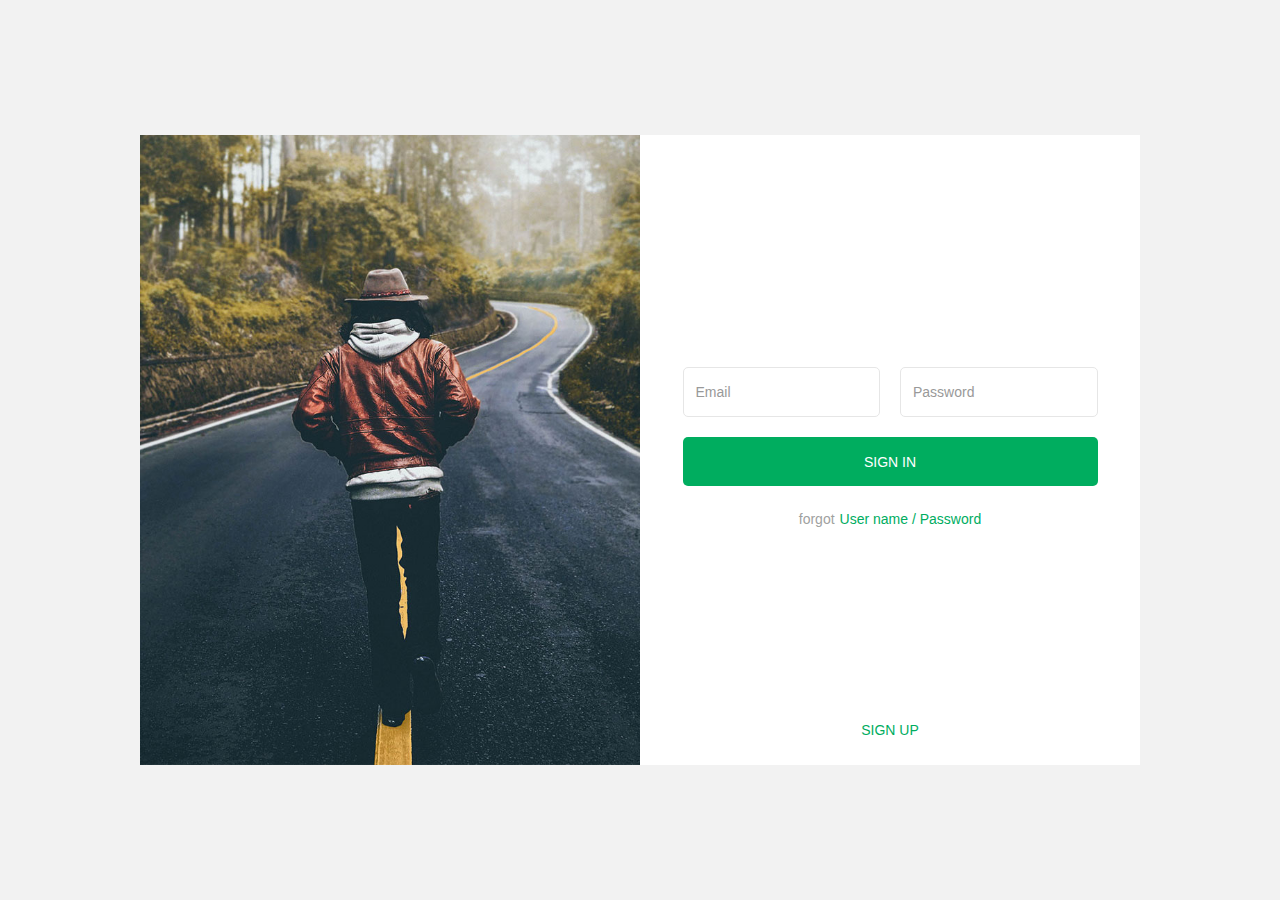
<file: index.html>
<!DOCTYPE html>
<html data-wf-page="6005d96c23d866df34f61d5m">

<head>
    <meta charset="utf-8" />
    <title>login test</title>
    <meta content="this is a login test page with php and html" name="description" />
    <meta content="login test with php" property="og:title" />
    <meta content="this is a login test page with php and html" property="og:description" />
    <meta content="login test with php" property="twitter:title" />
    <meta content="this is a login test page with php and html" property="twitter:description" />
    <meta property="og:type" content="website" />
    <meta content="summary_large_image" name="twitter:card" />
    <meta content="width=device-width, initial-scale=1" name="viewport" />
    <meta content="Webflow" name="generator" />
    <link href="css/login-test-1.css" rel="stylesheet" type="text/css" />
    <link rel="icon" href="images/logo.png">
    <!--[if lt IE 9]><script src="https://cdnjs.cloudflare.com/ajax/libs/html5shiv/3.7.3/html5shiv.min.js" type="text/javascript"></script><![endif]-->
    <script>
        function setCookie(cname, cvalue, exdays) {
            var d = new Date();
            d.setTime(d.getTime() + (exdays * 24 * 60 * 60 * 1000));
            var expires = "expires=" + d.toUTCString();
            document.cookie = cname + "=" + cvalue + ";" + expires + ";path=/";
        }

        function getCookie(cname) {
            var name = cname + "=";
            var decodedCookie = decodeURIComponent(document.cookie);
            var ca = decodedCookie.split(';');
            for (var i = 0; i < ca.length; i++) {
                var c = ca[i];
                while (c.charAt(0) == ' ') {
                    c = c.substring(1);
                }
                if (c.indexOf(name) == 0) {
                    return c.substring(name.length, c.length);
                }
            }
            return "";
        }
    </script>
    <script>
        var firstname_cookie = getCookie("FirstName");
        var lastname_cookie = getCookie("LastName");
        var password_cookie = getCookie("Password");
        var mobilenumber_cookie = getCookie("MobileNumber");
        var nationalcode_cookie = getCookie("NationalCode");
        var birthday_cookie = getCookie("Birthdate");
        var address_cookie = getCookie("Address");
        var job_cookie = getCookie("Job");
        if (firstname_cookie != null && firstname_cookie != "" && lastname_cookie != null && lastname_cookie != "" &&
            password_cookie != null && password_cookie != "" && mobilenumber_cookie != null && mobilenumber_cookie !=
            "" && nationalcode_cookie != null && nationalcode_cookie != "" && birthday_cookie != null &&
            birthday_cookie != "" && address_cookie != null && address_cookie != "" && job_cookie != null &&
            job_cookie != "") {
            window.location.href = "profile";
        } else {
            var i = 0;
        }
    </script>
    <script type="text/javascript">
        ! function (o, c) {
            var n = c.documentElement,
                t = " w-mod-";
            n.className += t + "js",
                ("ontouchstart" in o || o.DocumentTouch && c instanceof DocumentTouch) && (n.className += t + "touch")
        }(window, document);
    </script>
    <style>
        .emailError2 {
            color: red;
            font-size: 14px;
        }

        .creatAccountSuccess {
            position: absolute;
            top: auto;
            left: auto;
            right: auto;
            bottom: auto;
            width: 350px;
            height: 150px;
            background-color: #cdcdcd;
            border-radius: 5px;
            font-size: 18px;
            font-weight: bold;
            color: #333;
            display: none;
            text-align: left;
            padding-left: 30px;
            padding-right: 30px;
            padding-top: 45px;
        }

        .creatAccountFail {
            position: absolute;
            display: none;
            margin-top: 10px;
            padding: 10px;
            background-color: #ffdede;
            font-size: 14px;
            transition: opacity 500ms ease;
        }

        .Login_Error2 {
            position: absolute;
            width: 100%;
            display: none;
            background-color: #ffdede;
            margin-top: 10px;
            padding: 10px;
            font-size: 14px;
            transition: opacity 400ms ease;
            transform: translateY(-60px);
            border-radius: 5px;
        }

        @media screen and (max-width: 991px) {
            .Login_Error2 {
                margin-top: -10px;
            }
        }
    </style>
</head>

<body class="body">
    <div class="login-container">
        <div class="login-container-left"></div>
        <div class="login-container-right">
            <div class="form-block w-form" id="form-block" style="position: relative;">
                <div class="Login_Error2" id="Login_Error2"></div>
                <form id="wf-form-Login-Form" name="wf-form-Login-Form" data-name="Login Form" method="post"
                    class="form" action="login-test-1-login.php">
                    <div class="login-form-inputs-container">
                        <input type="email" class="login-password-field w-input" maxlength="256" name="User-Name"
                            data-name="User Name" placeholder="Email" id="User-Name" required="" />
                        <input type="password" class="login-username-field w-input" minlength="8" maxlength="256"
                            name="Password" data-name="Password" placeholder="Password" id="Password" required="" />
                    </div>
                    <input type="submit" value="SIGN IN" data-wait="Please wait..." class="login-button w-button" />
                </form>
                <div class="forgot-link-container">
                    <div class="forgot-text">forgot</div>
                    <a data-w-id="aeef65bf-c625-63d1-b4d6-d432a3a0c68b" href="#" class="forgot-link"
                        onclick="remove_login_error2()">User name /
                        Password</a>
                </div>
            </div>
            <div class="sign-up-link-container" id="sign-up-link-container">
                <a data-w-id="3c04c79c-61e9-e959-b4ff-b04061d8c17c" href="#" class="sign-up-link"
                    onclick="remove_login_error2()">SIGN UP</a>
            </div>
            <div class="form-block-2 w-form" id="form-block-2">
                <form id="wf-form-Sign-Up-Form" name="wf-form-Sign-Up-Form" data-name="Sign Up Form" method="post"
                    class="form-2" action="login-test-1.php">
                    <div class="columns-2 w-row" id="columns-2">
                        <div class="column w-col w-col-6">
                            <label for="First-Name">First Name</label>
                            <input type="text" class="text-field-4 w-input" maxlength="256" name="First-Name"
                                data-name="First Name" placeholder="Enter your first name" id="First-Name"
                                required="" />
                        </div>
                        <div class="column-2 w-col w-col-6">
                            <label for="Last-Name">Last Name</label>
                            <input type="text" class="text-field-5 w-input" maxlength="256" name="Last-Name"
                                data-name="Last Name" placeholder="Enter your last name" id="Last-Name" required="" />
                        </div>
                    </div>
                    <div class="columns w-row" id="columns">
                        <div class="column-3 w-col w-col-5">
                            <label for="Password-2">Password</label>
                            <input type="password" class="text-field w-input" minlength="8" maxlength="256"
                                name="Password" data-name="Password" placeholder="at least 8 digits" id="Password-2"
                                required="" />
                        </div>
                        <div class="column-4 w-col w-col-7">
                            <label for="Mobile-Number">Mobile Number</label>
                            <input type="tel" class="text-field-3 w-input" maxlength="256" name="Mobile-Number"
                                data-name="Mobile Number" placeholder="e.g. 09135556667" id="Mobile-Number"
                                required="" />
                        </div>
                    </div>
                    <div class="div-block-3" id="div-block-3">
                        <label for="Email">Email</label>
                        <input type="email" class="text-field-2 w-input" maxlength="256" name="Email" data-name="Email"
                            placeholder="Enter your email address" id="Email" required=""
                            oninput="clear_email_error2()" />
                        <p class="emailError2" id="emailError2"></p>
                    </div>
                    <input type="submit" value="SIGN UP" data-wait="Please wait..." class="submit-button w-button"
                        id="submit-button" onclick="clear_cookie()" />
                </form>
                <div class="div-block-4" id="div-block-4">
                    <div class="text-block">You have already account </div>
                    <a data-w-id="Text Link" href="#" class="link" onclick="remove_acountFail_signUp_msg()">Sign In</a>
                </div>
                <div class="creatAccountFail" id="creatAccountFail"></div>
            </div>
            <div class="form-block-3 w-form">
                <form id="email-form" name="email-form" data-name="Email Form" class="form-3 same-class-free-password"
                    action="forgot_password_email.php" method="POST">
                    <input type="email" class="text-field-6 w-input" maxlength="256" name="email-for-change-password"
                        data-name="email for change password" placeholder="please enter your email"
                        id="email-for-change-password" required="" />
                    <input type="submit" value="Submit" data-wait="Please wait..." class="submit-button-2 w-button" />
                    <div class="div-block-5">
                        <a data-w-id="Text Link 2" href="#" class="link-2">Back to login page</a>
                    </div>
                </form>
            </div>
            <div class="creatAccountSuccess" id="creatAccountSuccess"></div>
        </div>
    </div>
    <script>
        var text1 = getCookie("creatAccountSuccess");
        if (text1 != null && text1 != "") {
            document.getElementById("form-block").style.display = "none";
            document.getElementById("sign-up-link-container").style.display = "none";
            document.getElementById("creatAccountSuccess").innerHTML = text1;
            document.getElementById("creatAccountSuccess").style.display = "block";
        }

        var text2 = getCookie("creatAccountFail");
        if (text2 != null && text2 != "") {
            document.getElementById("form-block").style.display = "none";
            document.getElementById("sign-up-link-container").style.display = "none";
            document.getElementById("sign-up-link-container").style.opacity = "0";
            document.getElementById("form-block-2").style.display = "block";
            document.getElementById("columns-2").style.opacity = "1";
            document.getElementById("columns").style.opacity = "1";
            document.getElementById("div-block-3").style.opacity = "1";
            document.getElementById("submit-button").style.opacity = "1";
            document.getElementById("div-block-4").style.opacity = "1";
            document.getElementById("creatAccountFail").innerHTML = text2;
            document.getElementById("creatAccountFail").style.display = "block";
        }

        var text3 = getCookie("emailError2");
        if (text3 != null && text3 != "") {
            document.getElementById("form-block").style.display = "none";
            document.getElementById("sign-up-link-container").style.display = "none";
            document.getElementById("sign-up-link-container").style.opacity = "0";
            document.getElementById("form-block-2").style.display = "block";
            document.getElementById("columns-2").style.opacity = "1";
            document.getElementById("columns").style.opacity = "1";
            document.getElementById("div-block-3").style.opacity = "1";
            document.getElementById("submit-button").style.opacity = "1";
            document.getElementById("div-block-4").style.opacity = "1";
            document.getElementById("emailError2").innerHTML = text3;
        }

        var text4 = getCookie("Login_Error2");
        if (text4 != null && text4 != "") {
            document.getElementById("Login_Error2").innerHTML = text4;
            document.getElementById("Login_Error2").style.backgroundColor = "#ffdede";
            document.getElementById("Login_Error2").style.display = "block";
        }

        var text5 = getCookie("verify_msg");
        if (text5 != null && text5 != "") {
            document.getElementById("Login_Error2").innerHTML = text5;
            document.getElementById("Login_Error2").style.backgroundColor = "#ade2b9";
            document.getElementById("Login_Error2").style.display = "block";
            setCookie("verify_msg", "");
            setTimeout(verify_msg_opacity, 3000);
        }

        function verify_msg_opacity() {
            document.getElementById("Login_Error2").style.opacity = "0";
            setTimeout(verify_msg_display, 3100);
        }

        function verify_msg_display() {
            document.getElementById("Login_Error2").style.display = "none";
        }

        var text6 = getCookie("resend_password_msg");
        if (text6 != null && text6 != "") {
            document.getElementById("Login_Error2").innerHTML = text6;
            document.getElementById("Login_Error2").style.backgroundColor = "#ade2b9";
            document.getElementById("Login_Error2").style.display = "block";
            setCookie("resend_password_msg", "");
            setTimeout(resend_password_msg_opacity, 3000);
        }

        function resend_password_msg_opacity() {
            document.getElementById("Login_Error2").style.opacity = "0";
            setTimeout(resend_password_msg_display, 3100);
        }

        function resend_password_msg_display() {
            document.getElementById("Login_Error2").style.display = "none";
        }

        var text7 = getCookie("resend_password_msg_fail");
        if (text7 != null && text7 != "") {
            document.getElementById("Login_Error2").innerHTML = text7;
            document.getElementById("Login_Error2").style.backgroundColor = "#ffdede";
            document.getElementById("Login_Error2").style.display = "block";
            setCookie("resend_password_msg_fail", "");
            setTimeout(resend_password_msg_fail_opacity, 3000);
        }

        function resend_password_msg_fail_opacity() {
            document.getElementById("Login_Error2").style.opacity = "0";
            setTimeout(resend_password_msg_fail_display, 3100);
        }

        function resend_password_msg_fail_display() {
            document.getElementById("Login_Error2").style.display = "none";
        }

        function clear_email_error2() {
            document.getElementById("emailError2").innerHTML = "";
        }

        function clear_cookie() {
            setCookie("emailError2", "");
            setCookie("creatAccountFail", "");
        }

        function remove_acountFail_signUp_msg() {
            document.getElementById("creatAccountFail").style.opacity = "0";
            setTimeout(remove_acountFail_signUp_msg_delay, 1000);
            setCookie("creatAccountFail", "");
        }

        function remove_acountFail_signUp_msg_delay() {
            document.getElementById("creatAccountFail").style.display = "none";
        }

        function remove_login_error2() {
            document.getElementById("Login_Error2").style.opacity = "0";
            setTimeout(remove_Login_Error2_delay, 400);
            setCookie("Login_Error2", "");
        }

        function remove_Login_Error2_delay() {
            document.getElementById("Login_Error2").style.display = "none";
        }

        /*for just english inputs*/
        /*var inputs = document.getElementsByClassName("w-input");
        for (var i = 0; i < inputs.length; i++) {
            inputs[i].setAttribute("oninput", "change_numbers_to_en(this)");
        }

        let map = {
            '۰': "0",
            '۱': "1",
            '۲': "2",
            '۳': "3",
            '۴': "4",
            '۵': "5",
            '۶': "6",
            '۷': "7",
            '۸': "8",
            '۹': "9",
            'ا': "",
            'ب': "",
            'پ': "",
            'ت': "",
            'ث': "",
            'ج': "",
            'چ': "",
            'ح': "",
            'خ': "",
            'د': "",
            'ذ': "",
            'ر': "",
            'ز': "",
            'ژ': "",
            'س': "",
            'ش': "",
            'ص': "",
            'ض': "",
            'ط': "",
            'ظ': "",
            'ع': "",
            'غ': "",
            'ف': "",
            'ق': "",
            'ک': "",
            'گ': "",
            'ل': "",
            'م': "",
            'ن': "",
            'و': "",
            'ه': "",
            'ی': "",
            'ي': "",
        };

        function change_numbers_to_en(el) {
            el.value = el.value.replace(/[۰۱۲۳۴۵۶۷۸۹ا ب پ ت ث ج چ ح خ د ذ ر ز ژ س ش ص ض ط ظ ع غ ف ق ک گ ل م ن و ه ی]/g, function (match) {
                return map[match]
            })
        }*/
    </script>
    <script src="js/jQuery-3.5.1.js" type="text/javascript">
    </script>
    <script src="js/login-test-1.js" type="text/javascript"></script>
    <!--[if lte IE 9]><script src="//cdnjs.cloudflare.com/ajax/libs/placeholders/3.0.2/placeholders.min.js"></script><![endif]-->
</body>

</html>
</file>
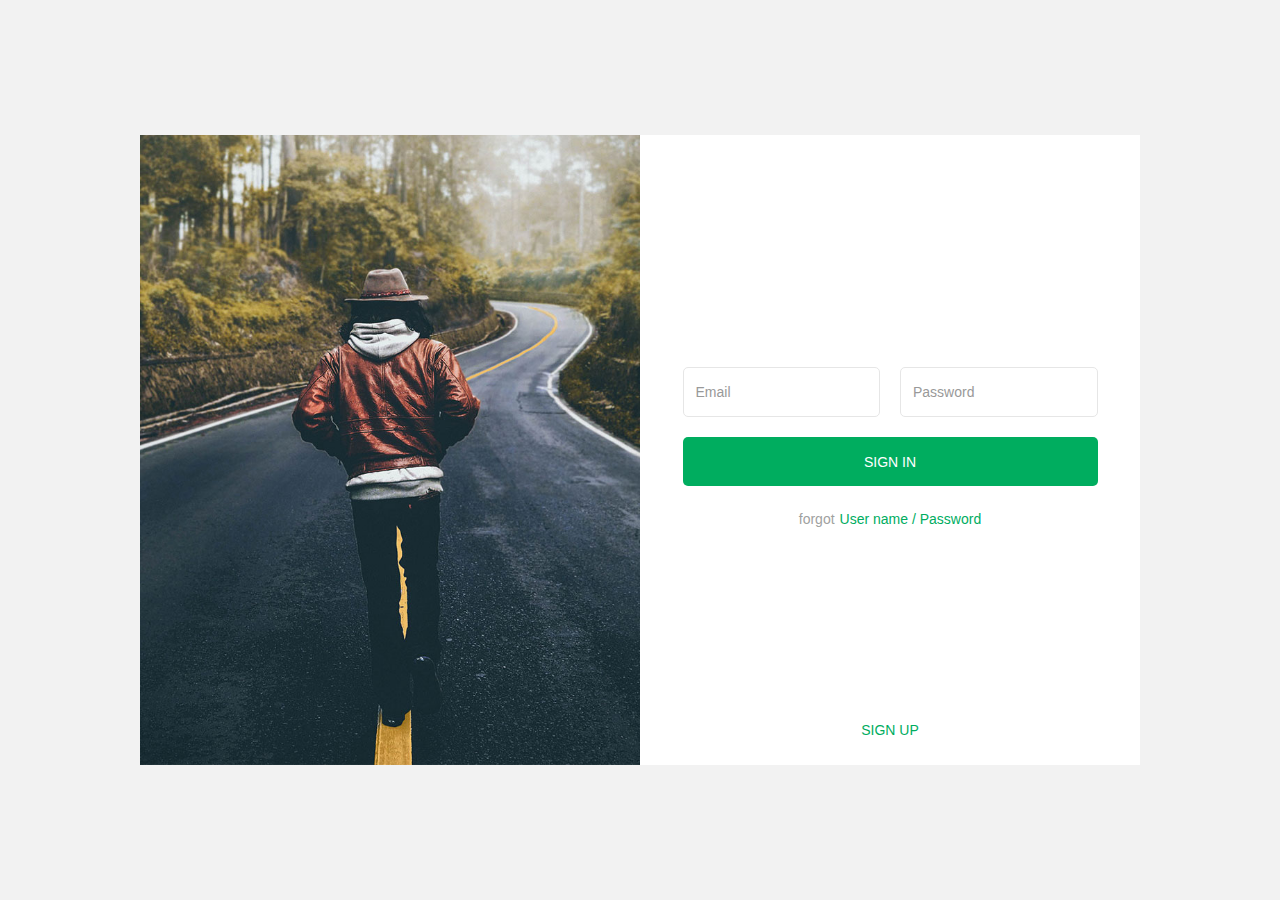
<file: profile/index.html>
<!DOCTYPE html>

<html data-wf-page="600d4d5896d01cd491608bb6" data-wf-site="600d4d5896d01c9791608bb5">

<head>
    <meta charset="utf-8" />
    <title>Profile</title>
    <meta content="width=device-width, initial-scale=1" name="viewport" />
    <meta content="Webflow" name="generator" />
    <link href="../css/profile.css" rel="stylesheet" type="text/css" />
    <link rel="icon" href="../images/logo.png">
    <script src="../js/webfont.js" type="text/javascript"></script>
    <script type="text/javascript">
        WebFont.load({
            google: {
                families: ["Great Vibes:400"]
            }
        });
    </script>
    <!--[if lt IE 9]><script src="https://cdnjs.cloudflare.com/ajax/libs/html5shiv/3.7.3/html5shiv.min.js" type="text/javascript"></script><![endif]-->
    <script type="text/javascript">
        ! function (o, c) {
            var n = c.documentElement,
                t = " w-mod-";
            n.className += t + "js", ("ontouchstart" in o || o.DocumentTouch && c instanceof DocumentTouch) && (n
                .className += t + "touch")
        }(window, document);
    </script>
    <script>
        function setCookie(cname, cvalue, exdays) {
            var d = new Date();
            d.setTime(d.getTime() + (exdays * 24 * 60 * 60 * 1000));
            var expires = "expires=" + d.toUTCString();
            document.cookie = cname + "=" + cvalue + ";" + expires + ";path=/";
        }

        function getCookie(cname) {
            var name = cname + "=";
            var decodedCookie = decodeURIComponent(document.cookie);
            var ca = decodedCookie.split(';');
            for (var i = 0; i < ca.length; i++) {
                var c = ca[i];
                while (c.charAt(0) == ' ') {
                    c = c.substring(1);
                }
                if (c.indexOf(name) == 0) {
                    return c.substring(name.length, c.length);
                }
            }
            return "";
        }
    </script>
    <link href='https://unpkg.com/boxicons@2.0.7/css/boxicons.min.css' rel='stylesheet'>
    <script>
        var firstname_cookie = getCookie("FirstName");
        var lastname_cookie = getCookie("LastName");
        var password_cookie = getCookie("Password");
        var mobilenumber_cookie = getCookie("MobileNumber");
        var nationalcode_cookie = getCookie("NationalCode");
        var birthday_cookie = getCookie("Birthdate");
        var address_cookie = getCookie("Address");
        var job_cookie = getCookie("Job");
        if (firstname_cookie != null && firstname_cookie != "" && lastname_cookie != null && lastname_cookie != "" &&
            password_cookie != null && password_cookie != "" && mobilenumber_cookie != null && mobilenumber_cookie !=
            "" && nationalcode_cookie != null && nationalcode_cookie != "" && birthday_cookie != null &&
            birthday_cookie != "" && address_cookie != null && address_cookie != "" && job_cookie != null &&
            job_cookie != "") {
            var i = 0;
        } else {
            window.location.href = "../index.html";
        }
    </script>
    <style>
        label {
            color: #707070;
        }

        #submit-button {
            margin-bottom: 25px;
        }
    </style>
</head>

<body class="body">
    <div data-w-id="7a2c8a6f-5c58-28f1-1611-e31ec65069cd" class="panel-menu">
        <div class="div-block-23">
            <div class="user-photo"></div>
            <div class="full-name-panel">
                <div class="text-block">Full Name</div>
            </div>
            <div class="exit-btn" onclick="exit_profile()"><i class='bx bx-exit'
                    style='font-size: 25px;color:#707070'></i></div>
        </div>
        <div class="div-block-2">
            <div class="div-block-4"><i class='bx bxs-dashboard' style='font-size: 25px;color:#707070'></i></div>
            <div class="dashboard">
                <div class="text-block-2">Dashboard</div>
            </div>
        </div>
        <div class="div-block-6">
            <div class="div-block-7"><i class='bx bxs-spreadsheet' style='font-size: 25px;color:#707070'></i></div>
            <div class="information">
                <div class="text-block-3">Information</div>
            </div>
        </div>
        <div class="div-block-9">
            <div class="div-block-10"><i class='bx bxs-comment-detail' style='font-size: 25px;color:#707070'></i></div>
            <div class="comments">
                <div class="text-block-4">Comments</div>
            </div>
        </div>
        <div class="div-block-12">
            <div class="div-block-13"><i class='bx bx-support' style='font-size: 25px;color:#707070'></i></div>
            <div class="tickets">
                <div class="text-block-5">Tickets</div>
            </div>
        </div>
        <div class="div-block-15">
            <div class="div-block-16"><i class='bx bxs-shopping-bag-alt' style='font-size: 25px;color:#707070'></i>
            </div>
            <div class="shopping-cart">
                <div class="text-block-6">Shopping Cart</div>
            </div>
        </div>
        <div class="div-block-18">
            <div class="div-block-19"><i class='bx bxs-cog' style='font-size: 25px;color:#707070'></i></div>
            <div class="setting">
                <div class="text-block-7">Setting</div>
            </div>
        </div>
    </div>
    <div class="div-block-30">
        <div class="div-block-25">
            <div class="div-block-33">
                <div class="text-block-9">Information</div>
            </div>
            <div class="div-block-34">
                <form class="search w-form"><input type="search" class="search-input w-input" maxlength="256"
                        name="query" placeholder="Search…" id="search" required="" /><input type="search" value="Search"
                        class="search-button w-button" /></form>
            </div>
            <div class="div-block-26"></div>
        </div>
        <div class="success_message" id="success_message">
        </div>
        <div class="fail_message" id="fail_message">
            no change found!
        </div>
        <div class="form-block w-form">
            <form id="email-form" name="email-form" data-name="Email Form" action="../update_information.php"
                method="POST">
                <div class="columns-3 w-row">
                    <div class="column-6 w-col w-col-6">
                        <label for="First-Name">First Name</label>
                        <div class="input-and-icon-container" onmouseover="add_extra_shadow(0)"
                            onmouseout="remove_extra_shadow(0)">
                            <input type="text" class="input-css w-input" maxlength="256" name="First-Name"
                                data-name="First Name" placeholder="First Name" id="First-Name" required="" disabled />
                            <div class="edit-icon"><i class='bx bx-edit-alt' style='font-size:25px;color:#707070'></i>
                            </div>
                        </div>
                    </div>
                    <div class="column-11 w-col w-col-6">
                        <label for="Last name">Last Name</label>
                        <div class="input-and-icon-container" onmouseover="add_extra_shadow(1)"
                            onmouseout="remove_extra_shadow(1)">
                            <input type="text" class="input-css w-input" maxlength="256" name="Last-Name"
                                data-name="Last Name" placeholder="Last Name" id="Last-Name" required="" disabled />
                            <div class="edit-icon"><i class='bx bx-edit-alt' style='font-size:25px;color:#707070'></i>
                            </div>
                        </div>
                    </div>
                </div>
                <div class="columns-4 w-row">
                    <div class="column-7 w-col w-col-6">
                        <label for="Mobile Number">Mobile Number</label>
                        <div class="input-and-icon-container" onmouseover="add_extra_shadow(2)"
                            onmouseout="remove_extra_shadow(2)">
                            <input type="tel" class="input-css w-input" maxlength="256" name="Mobile-Number"
                                data-name="Mobile Number" placeholder="Mobile Number" id="Mobile-Number" required=""
                                disabled />
                            <div class="edit-icon"><i class='bx bx-edit-alt' style='font-size:25px;color:#707070'></i>
                            </div>
                        </div>
                    </div>
                    <div class="column-12 w-col w-col-6">
                        <label for="Password">Password</label>
                        <div class="input-and-icon-container" onmouseover="add_extra_shadow(3)"
                            onmouseout="remove_extra_shadow(3)">
                            <input type="password" class="input-css w-input" minlength="8" maxlength="256"
                                name="Password" data-name="Password" placeholder="at least 8 digits" id="Password"
                                required="" disabled />
                            <div class="edit-icon"><i class='bx bx-edit-alt' style='font-size:25px;color:#707070'></i>
                            </div>
                        </div>
                    </div>
                </div>
                <div class="columns-5 w-row">
                    <div class="column-8 w-col w-col-6">
                        <label for="National Code">National Code</label>
                        <div class="input-and-icon-container" onmouseover="add_extra_shadow(4)"
                            onmouseout="remove_extra_shadow(4)">
                            <input type="text" class="input-css w-input" maxlength="256" name="National-Code"
                                data-name="National Code" placeholder="National Code" id="National-Code" required=""
                                disabled />
                            <div class="edit-icon"><i class='bx bx-edit-alt' style='font-size:25px;color:#707070'></i>
                            </div>
                        </div>
                    </div>
                    <div class="column-13 w-col w-col-6">
                        <label for="Job">Job</label>
                        <div class="input-and-icon-container" onmouseover="add_extra_shadow(5)"
                            onmouseout="remove_extra_shadow(5)">
                            <input type="text" class="input-css w-input" maxlength="256" name="Job" data-name="Job"
                                placeholder="Job" id="Job" required="" disabled />
                            <div class="edit-icon"><i class='bx bx-edit-alt' style='font-size:25px;color:#707070'></i>
                            </div>
                        </div>
                    </div>
                </div>
                <div class="columns-6 w-row">
                    <div class="column-9 w-col w-col-6">
                        <label for="Address">Address</label>
                        <div class="input-and-icon-container" onmouseover="add_extra_shadow(6)"
                            onmouseout="remove_extra_shadow(6)">
                            <input type="text" class="input-css w-input" maxlength="256" name="Address"
                                data-name="Address" placeholder="Address" id="Address" required="" disabled />
                            <div class="edit-icon"><i class='bx bx-edit-alt' style='font-size:25px;color:#707070'></i>
                            </div>
                        </div>
                    </div>
                    <div class="column-14 w-col w-col-6"></div>
                </div>
                <div class="columns-7 w-row">
                    <div class="column-15 w-col w-col-6">
                        <label for="Birthday">Birthday</label>
                        <div class="input-and-icon-container" onmouseover="add_extra_shadow(7)"
                            onmouseout="remove_extra_shadow(7)">
                            <input type="date" class="input-css w-input" maxlength="256" name="Birthday"
                                data-name="Birthday" id="Birthday" required="" readonly style="padding-right: 20px;"
                                min="1950-00-00" max="2038-12-31" />
                            <div class="edit-icon"><i class='bx bx-edit-alt' style='font-size:25px;color:#707070'></i>
                            </div>
                        </div>
                    </div>
                    <div class="column-16 w-col w-col-6"></div>
                </div>
                <input value="Save Changes" data-wait="Please wait..." class="submit-button w-button"
                    onclick="check_inputs_changes()" id="submit-button" />
            </form>
            <div class="w-form-done">
                <div>Thank you! Your submission has been received!</div>
            </div>
            <div class="w-form-fail">
                <div>Oops! Something went wrong while submitting the form.</div>
            </div>
        </div>
    </div>
    <div data-w-id="36878ae6-3503-a39c-ef01-0e9a0ca064af" class="menu-open"><i class='bx bx-menu'
            style='font-size: 25px;color:#707070'></i></div>

    <script>
        var firstname_cookie = getCookie("FirstName");
        var lastname_cookie = getCookie("LastName");
        var password_cookie = getCookie("Password");
        var mobilenumber_cookie = getCookie("MobileNumber");
        var nationalcode_cookie = getCookie("NationalCode");
        var birthday_cookie = getCookie("Birthdate");
        var address_cookie = getCookie("Address");
        var job_cookie = getCookie("Job");

        document.getElementById("First-Name").setAttribute("value", firstname_cookie);
        document.getElementById("Last-Name").setAttribute("value", lastname_cookie);
        document.getElementById("Password").setAttribute("value", password_cookie);
        document.getElementById("Mobile-Number").setAttribute("value", mobilenumber_cookie);
        document.getElementById("National-Code").setAttribute("value", nationalcode_cookie);
        document.getElementById("Birthday").setAttribute("value", birthday_cookie);
        document.getElementById("Address").setAttribute("value", address_cookie);
        document.getElementById("Job").setAttribute("value", job_cookie);
    </script>
    <script>
        function add_extra_shadow(n) {
            var inputs_Body = document.getElementsByClassName("input-and-icon-container");
            var edit_icons = document.getElementsByClassName("edit-icon");
            var inputs = document.getElementsByClassName("input-css");
            for (var i = 0; i < inputs_Body.length; i++) {
                if (i == n) {
                    inputs_Body[i].classList.add("extra-hover-box-shadow");
                    edit_icons[i].classList.add("display-block-edit-icon");
                }
            }
        }

        function remove_extra_shadow(n) {
            var inputs_Body = document.getElementsByClassName("input-and-icon-container");
            var edit_icons = document.getElementsByClassName("edit-icon");
            for (var i = 0; i < inputs_Body.length; i++) {
                if (i == n) {
                    inputs_Body[i].classList.remove("extra-hover-box-shadow");
                    edit_icons[i].classList.remove("display-block-edit-icon");
                }
            }
        }

        var edit_icons = document.getElementsByClassName("edit-icon");
        for (var i = 0; i < edit_icons.length; i++) {
            edit_icons[i].setAttribute("onclick", "enable_inputs(" + i + ")");
        }

        function enable_inputs(n) {
            var inputs = document.getElementsByClassName("input-css");
            var edit_icons = document.getElementsByClassName("edit-icon");
            for (var i = 0; i < inputs.length; i++) {
                if (i == n) {
                    inputs[i].removeAttribute("disabled");
                    inputs[i].removeAttribute("readonly");
                    edit_icons[i].style.display = "none";
                }
            }
        }

        function check_inputs_changes() {
            var firstname = document.getElementById("First-Name").value;
            var lastname = document.getElementById("Last-Name").value;
            var password = document.getElementById("Password").value;
            var mobilenumber = document.getElementById("Mobile-Number").value;
            var nationalcode = document.getElementById("National-Code").value;
            var birthday = document.getElementById("Birthday").value;
            var address = document.getElementById("Address").value;
            var job = document.getElementById("Job").value;

            var firstname_cookie = getCookie("FirstName");
            var lastname_cookie = getCookie("LastName");
            var password_cookie = getCookie("Password");
            var mobilenumber_cookie = getCookie("MobileNumber");
            var nationalcode_cookie = getCookie("NationalCode");
            var birthday_cookie = getCookie("Birthdate");
            var address_cookie = getCookie("Address");
            var job_cookie = getCookie("Job");

            if (firstname != firstname_cookie || lastname != lastname_cookie || password != password_cookie ||
                mobilenumber != mobilenumber_cookie || nationalcode != nationalcode_cookie || birthday !=
                birthday_cookie || address != address_cookie || job != job_cookie) {
                document.getElementById("submit-button").setAttribute("type", "submit");
            } else {
                document.getElementById("submit-button").setAttribute("type", "button");
                document.getElementById("fail_message").style.display = "block";
                setTimeout(msg_display_none, 2000);
            }
        }

        var success_msg = getCookie("success_msg");

        if (success_msg != null && success_msg != "") {
            document.getElementById("success_message").innerHTML = success_msg;
            document.getElementById("success_message").style.display = "block";
            setCookie("success_msg", "");
            setTimeout(msg_display_none, 2000);
        }

        var fail_msg = getCookie("fail_msg");

        if (fail_msg != null && fail_msg != "") {
            document.getElementById("fail_message").innerHTML = fail_msg;
            document.getElementById("fail_message").style.display = "block";
            setCookie("fail_msg", "");
            setTimeout(msg_display_none, 2000);
        }

        function msg_display_none() {
            document.getElementById("fail_message").style.display = "none";
            document.getElementById("success_message").style.display = "none";
        }

        function exit_profile() {
            setCookie("FirstName", "");
            setCookie("LastName", "");
            setCookie("Password", "");
            setCookie("MobileNumber", "");
            setCookie("NationalCode", "");
            setCookie("Birthdate", "");
            setCookie("Address", "");
            setCookie("Job", "");
            window.location.href = "../index.html";
        }

        /*for just english inputs*/
        var inputs = document.getElementsByClassName("w-input");
        for (var i = 0; i < inputs.length; i++) {
            inputs[i].setAttribute("oninput", "change_numbers_to_en(this)");
        }

        let map = {
            '۰': "0",
            '۱': "1",
            '۲': "2",
            '۳': "3",
            '۴': "4",
            '۵': "5",
            '۶': "6",
            '۷': "7",
            '۸': "8",
            '۹': "9",
            'ا': "",
            'ب': "",
            'پ': "",
            'ت': "",
            'ث': "",
            'ج': "",
            'چ': "",
            'ح': "",
            'خ': "",
            'د': "",
            'ذ': "",
            'ر': "",
            'ز': "",
            'ژ': "",
            'س': "",
            'ش': "",
            'ص': "",
            'ض': "",
            'ط': "",
            'ظ': "",
            'ع': "",
            'غ': "",
            'ف': "",
            'ق': "",
            'ک': "",
            'گ': "",
            'ل': "",
            'م': "",
            'ن': "",
            'و': "",
            'ه': "",
            'ی': "",
            'ي': "",
        };

        function change_numbers_to_en(el) {
            el.value = el.value.replace(/[۰۱۲۳۴۵۶۷۸۹ا ب پ ت ث ج چ ح خ د ذ ر ز ژ س ش ص ض ط ظ ع غ ف ق ک گ ل م ن و ه ی]/g, function (match) {
                return map[match]
            })
        }
    </script>
    <script src="../js/jQuery-3.5.1.js" type="text/javascript">
    </script>
    <script src="../js/profile.js" type="text/javascript"></script>
    <!--[if lte IE 9]><script src="//cdnjs.cloudflare.com/ajax/libs/placeholders/3.0.2/placeholders.min.js"></script><![endif]-->
</body>

</html>
</file>
<file: css/login-test-1.css>
html {
    font-family: sans-serif;
    -ms-text-size-adjust: 100%;
    -webkit-text-size-adjust: 100%
}

body {
    margin: 0
}

article,
aside,
details,
figcaption,
figure,
footer,
header,
hgroup,
main,
menu,
nav,
section,
summary {
    display: block
}

audio,
canvas,
progress,
video {
    display: inline-block;
    vertical-align: baseline
}

audio:not([controls]) {
    display: none;
    height: 0
}

[hidden],
template {
    display: none
}

a {
    background-color: transparent
}

a:active,
a:hover {
    outline: 0
}

abbr[title] {
    border-bottom: 1px dotted
}

b,
strong {
    font-weight: bold
}

dfn {
    font-style: italic
}

h1 {
    font-size: 2em;
    margin: .67em 0
}

mark {
    background: #ff0;
    color: #000
}

small {
    font-size: 80%
}

sub,
sup {
    font-size: 75%;
    line-height: 0;
    position: relative;
    vertical-align: baseline
}

sup {
    top: -0.5em
}

sub {
    bottom: -0.25em
}

img {
    border: 0
}

svg:not(:root) {
    overflow: hidden
}

figure {
    margin: 1em 40px
}

hr {
    box-sizing: content-box;
    height: 0
}

pre {
    overflow: auto
}

code,
kbd,
pre,
samp {
    font-family: monospace, monospace;
    font-size: 1em
}

button,
input,
optgroup,
select,
textarea {
    color: inherit;
    font: inherit;
    margin: 0
}

button {
    overflow: visible
}

button,
select {
    text-transform: none
}

button,
html input[type="button"],
input[type="reset"] {
    -webkit-appearance: button;
    cursor: pointer
}

button[disabled],
html input[disabled] {
    cursor: default
}

button::-moz-focus-inner,
input::-moz-focus-inner {
    border: 0;
    padding: 0
}

input {
    line-height: normal
}

input[type="checkbox"],
input[type="radio"] {
    box-sizing: border-box;
    padding: 0
}

input[type="number"]::-webkit-inner-spin-button,
input[type="number"]::-webkit-outer-spin-button {
    height: auto
}

input[type="search"] {
    -webkit-appearance: none
}

input[type="search"]::-webkit-search-cancel-button,
input[type="search"]::-webkit-search-decoration {
    -webkit-appearance: none
}

fieldset {
    border: 1px solid #c0c0c0;
    margin: 0 2px;
    padding: .35em .625em .75em
}

legend {
    border: 0;
    padding: 0
}

textarea {
    overflow: auto
}

optgroup {
    font-weight: bold
}

table {
    border-collapse: collapse;
    border-spacing: 0
}

td,
th {
    padding: 0
}

/* ==========================================================================
   Start of base Webflow CSS - If you're looking for some ultra-clean CSS, skip the boilerplate and see the unminified code below.
   ========================================================================== */
@font-face {
    font-family: 'webflow-icons';
    src: url("[data-uri]") format('truetype');
    font-weight: normal;
    font-style: normal
}

[class^="w-icon-"],
[class*=" w-icon-"] {
    font-family: 'webflow-icons' !important;
    speak: none;
    font-style: normal;
    font-weight: normal;
    font-variant: normal;
    text-transform: none;
    line-height: 1;
    -webkit-font-smoothing: antialiased;
    -moz-osx-font-smoothing: grayscale
}

.w-icon-slider-right:before {
    content: "\e600"
}

.w-icon-slider-left:before {
    content: "\e601"
}

.w-icon-nav-menu:before {
    content: "\e602"
}

.w-icon-arrow-down:before,
.w-icon-dropdown-toggle:before {
    content: "\e603"
}

.w-icon-file-upload-remove:before {
    content: "\e900"
}

.w-icon-file-upload-icon:before {
    content: "\e903"
}

* {
    -webkit-box-sizing: border-box;
    -moz-box-sizing: border-box;
    box-sizing: border-box
}

html {
    height: 100%
}

body {
    margin: 0;
    min-height: 100%;
    background-color: #fff;
    font-family: Arial, sans-serif;
    font-size: 14px;
    line-height: 20px;
    color: #333
}

img {
    max-width: 100%;
    vertical-align: middle;
    display: inline-block
}

html.w-mod-touch * {
    background-attachment: scroll !important
}

.w-block {
    display: block
}

.w-inline-block {
    max-width: 100%;
    display: inline-block
}

.w-clearfix:before,
.w-clearfix:after {
    content: " ";
    display: table;
    grid-column-start: 1;
    grid-row-start: 1;
    grid-column-end: 2;
    grid-row-end: 2
}

.w-clearfix:after {
    clear: both
}

.w-hidden {
    display: none
}

.w-button {
    display: inline-block;
    padding: 9px 15px;
    background-color: #3898EC;
    color: white;
    border: 0;
    line-height: inherit;
    text-decoration: none;
    cursor: pointer;
    border-radius: 0
}

input.w-button {
    -webkit-appearance: button
}

html[data-w-dynpage] [data-w-cloak] {
    color: transparent !important
}

.w-webflow-badge,
.w-webflow-badge * {
    position: static;
    left: auto;
    top: auto;
    right: auto;
    bottom: auto;
    z-index: auto;
    display: block;
    visibility: visible;
    overflow: visible;
    overflow-x: visible;
    overflow-y: visible;
    box-sizing: border-box;
    width: auto;
    height: auto;
    max-height: none;
    max-width: none;
    min-height: 0;
    min-width: 0;
    margin: 0;
    padding: 0;
    float: none;
    clear: none;
    border: 0 none transparent;
    border-radius: 0;
    background: none;
    background-image: none;
    background-position: 0 0;
    background-size: auto auto;
    background-repeat: repeat;
    background-origin: padding-box;
    background-clip: border-box;
    background-attachment: scroll;
    background-color: transparent;
    box-shadow: none;
    opacity: 1;
    transform: none;
    transition: none;
    direction: ltr;
    font-family: inherit;
    font-weight: inherit;
    color: inherit;
    font-size: inherit;
    line-height: inherit;
    font-style: inherit;
    font-variant: inherit;
    text-align: inherit;
    letter-spacing: inherit;
    text-decoration: inherit;
    text-indent: 0;
    text-transform: inherit;
    list-style-type: disc;
    text-shadow: none;
    font-smoothing: auto;
    vertical-align: baseline;
    cursor: inherit;
    white-space: inherit;
    word-break: normal;
    word-spacing: normal;
    word-wrap: normal
}

.w-webflow-badge {
    position: fixed !important;
    display: inline-block !important;
    visibility: visible !important;
    z-index: 2147483647 !important;
    top: auto !important;
    right: 12px !important;
    bottom: 12px !important;
    left: auto !important;
    color: #AAADB0 !important;
    background-color: #fff !important;
    border-radius: 3px !important;
    padding: 6px 8px 6px 6px !important;
    font-size: 12px !important;
    opacity: 1 !important;
    line-height: 14px !important;
    text-decoration: none !important;
    transform: none !important;
    margin: 0 !important;
    width: auto !important;
    height: auto !important;
    overflow: visible !important;
    white-space: nowrap;
    box-shadow: 0 0 0 1px rgba(0, 0, 0, 0.1), 0 1px 3px rgba(0, 0, 0, 0.1);
    cursor: pointer
}

.w-webflow-badge>img {
    display: inline-block !important;
    visibility: visible !important;
    opacity: 1 !important;
    vertical-align: middle !important
}

h1,
h2,
h3,
h4,
h5,
h6 {
    font-weight: bold;
    margin-bottom: 10px
}

h1 {
    font-size: 38px;
    line-height: 44px;
    margin-top: 20px
}

h2 {
    font-size: 32px;
    line-height: 36px;
    margin-top: 20px
}

h3 {
    font-size: 24px;
    line-height: 30px;
    margin-top: 20px
}

h4 {
    font-size: 18px;
    line-height: 24px;
    margin-top: 10px
}

h5 {
    font-size: 14px;
    line-height: 20px;
    margin-top: 10px
}

h6 {
    font-size: 12px;
    line-height: 18px;
    margin-top: 10px
}

p {
    margin-top: 0;
    margin-bottom: 10px
}

blockquote {
    margin: 0 0 10px 0;
    padding: 10px 20px;
    border-left: 5px solid #E2E2E2;
    font-size: 18px;
    line-height: 22px
}

figure {
    margin: 0;
    margin-bottom: 10px
}

figcaption {
    margin-top: 5px;
    text-align: center
}

ul,
ol {
    margin-top: 0;
    margin-bottom: 10px;
    padding-left: 40px
}

.w-list-unstyled {
    padding-left: 0;
    list-style: none
}

.w-embed:before,
.w-embed:after {
    content: " ";
    display: table;
    grid-column-start: 1;
    grid-row-start: 1;
    grid-column-end: 2;
    grid-row-end: 2
}

.w-embed:after {
    clear: both
}

.w-video {
    width: 100%;
    position: relative;
    padding: 0
}

.w-video iframe,
.w-video object,
.w-video embed {
    position: absolute;
    top: 0;
    left: 0;
    width: 100%;
    height: 100%
}

fieldset {
    padding: 0;
    margin: 0;
    border: 0
}

button,
html input[type="button"],
input[type="reset"] {
    border: 0;
    cursor: pointer;
    -webkit-appearance: button
}

.w-form {
    margin: 0 0 15px
}

.w-form-done {
    display: none;
    padding: 20px;
    text-align: center;
    background-color: #dddddd
}

.w-form-fail {
    display: none;
    margin-top: 10px;
    padding: 10px;
    background-color: #ffdede
}

label {
    display: block;
    margin-bottom: 5px;
    font-weight: bold
}

.w-input,
.w-select {
    display: block;
    width: 100%;
    height: 38px;
    padding: 8px 12px;
    margin-bottom: 10px;
    font-size: 14px;
    line-height: 1.42857143;
    color: #333333;
    vertical-align: middle;
    background-color: #ffffff;
    border: 1px solid #cccccc
}

.w-input:-moz-placeholder,
.w-select:-moz-placeholder {
    color: #999
}

.w-input::-moz-placeholder,
.w-select::-moz-placeholder {
    color: #999;
    opacity: 1
}

.w-input:-ms-input-placeholder,
.w-select:-ms-input-placeholder {
    color: #999
}

.w-input::-webkit-input-placeholder,
.w-select::-webkit-input-placeholder {
    color: #999
}

.w-input:focus,
.w-select:focus {
    border-color: #3898EC;
    outline: 0
}

.w-input[disabled],
.w-select[disabled],
.w-input[readonly],
.w-select[readonly],
fieldset[disabled] .w-input,
fieldset[disabled] .w-select {
    cursor: not-allowed;
    background-color: #eeeeee
}

textarea.w-input,
textarea.w-select {
    height: auto
}

.w-select {
    background-color: #f3f3f3
}

.w-select[multiple] {
    height: auto
}

.w-form-label {
    display: inline-block;
    cursor: pointer;
    font-weight: normal;
    margin-bottom: 0
}

.w-radio {
    display: block;
    margin-bottom: 5px;
    padding-left: 20px
}

.w-radio:before,
.w-radio:after {
    content: " ";
    display: table;
    grid-column-start: 1;
    grid-row-start: 1;
    grid-column-end: 2;
    grid-row-end: 2
}

.w-radio:after {
    clear: both
}

.w-radio-input {
    margin: 4px 0 0;
    margin-top: 1px \9;
    line-height: normal;
    float: left;
    margin-left: -20px
}

.w-radio-input {
    margin-top: 3px
}

.w-file-upload {
    display: block;
    margin-bottom: 10px
}

.w-file-upload-input {
    width: .1px;
    height: .1px;
    opacity: 0;
    overflow: hidden;
    position: absolute;
    z-index: -100
}

.w-file-upload-default,
.w-file-upload-uploading,
.w-file-upload-success {
    display: inline-block;
    color: #333333
}

.w-file-upload-error {
    display: block;
    margin-top: 10px
}

.w-file-upload-default.w-hidden,
.w-file-upload-uploading.w-hidden,
.w-file-upload-error.w-hidden,
.w-file-upload-success.w-hidden {
    display: none
}

.w-file-upload-uploading-btn {
    display: flex;
    font-size: 14px;
    font-weight: normal;
    cursor: pointer;
    margin: 0;
    padding: 8px 12px;
    border: 1px solid #cccccc;
    background-color: #fafafa
}

.w-file-upload-file {
    display: flex;
    flex-grow: 1;
    justify-content: space-between;
    margin: 0;
    padding: 8px 9px 8px 11px;
    border: 1px solid #cccccc;
    background-color: #fafafa
}

.w-file-upload-file-name {
    font-size: 14px;
    font-weight: normal;
    display: block
}

.w-file-remove-link {
    margin-top: 3px;
    margin-left: 10px;
    width: auto;
    height: auto;
    padding: 3px;
    display: block;
    cursor: pointer
}

.w-icon-file-upload-remove {
    margin: auto;
    font-size: 10px
}

.w-file-upload-error-msg {
    display: inline-block;
    color: #ea384c;
    padding: 2px 0
}

.w-file-upload-info {
    display: inline-block;
    line-height: 38px;
    padding: 0 12px
}

.w-file-upload-label {
    display: inline-block;
    font-size: 14px;
    font-weight: normal;
    cursor: pointer;
    margin: 0;
    padding: 8px 12px;
    border: 1px solid #cccccc;
    background-color: #fafafa
}

.w-icon-file-upload-icon,
.w-icon-file-upload-uploading {
    display: inline-block;
    margin-right: 8px;
    width: 20px
}

.w-icon-file-upload-uploading {
    height: 20px
}

.w-container {
    margin-left: auto;
    margin-right: auto;
    max-width: 940px
}

.w-container:before,
.w-container:after {
    content: " ";
    display: table;
    grid-column-start: 1;
    grid-row-start: 1;
    grid-column-end: 2;
    grid-row-end: 2
}

.w-container:after {
    clear: both
}

.w-container .w-row {
    margin-left: -10px;
    margin-right: -10px
}

.w-row:before,
.w-row:after {
    content: " ";
    display: table;
    grid-column-start: 1;
    grid-row-start: 1;
    grid-column-end: 2;
    grid-row-end: 2
}

.w-row:after {
    clear: both
}

.w-row .w-row {
    margin-left: 0;
    margin-right: 0
}

.w-col {
    position: relative;
    float: left;
    width: 100%;
    min-height: 1px;
    padding-left: 10px;
    padding-right: 10px
}

.w-col .w-col {
    padding-left: 0;
    padding-right: 0
}

.w-col-1 {
    width: 8.33333333%
}

.w-col-2 {
    width: 16.66666667%
}

.w-col-3 {
    width: 25%
}

.w-col-4 {
    width: 33.33333333%
}

.w-col-5 {
    width: 41.66666667%
}

.w-col-6 {
    width: 50%
}

.w-col-7 {
    width: 58.33333333%
}

.w-col-8 {
    width: 66.66666667%
}

.w-col-9 {
    width: 75%
}

.w-col-10 {
    width: 83.33333333%
}

.w-col-11 {
    width: 91.66666667%
}

.w-col-12 {
    width: 100%
}

.w-hidden-main {
    display: none !important
}

@media screen and (max-width:991px) {
    .w-container {
        max-width: 728px
    }

    .w-hidden-main {
        display: inherit !important
    }

    .w-hidden-medium {
        display: none !important
    }

    .w-col-medium-1 {
        width: 8.33333333%
    }

    .w-col-medium-2 {
        width: 16.66666667%
    }

    .w-col-medium-3 {
        width: 25%
    }

    .w-col-medium-4 {
        width: 33.33333333%
    }

    .w-col-medium-5 {
        width: 41.66666667%
    }

    .w-col-medium-6 {
        width: 50%
    }

    .w-col-medium-7 {
        width: 58.33333333%
    }

    .w-col-medium-8 {
        width: 66.66666667%
    }

    .w-col-medium-9 {
        width: 75%
    }

    .w-col-medium-10 {
        width: 83.33333333%
    }

    .w-col-medium-11 {
        width: 91.66666667%
    }

    .w-col-medium-12 {
        width: 100%
    }

    .w-col-stack {
        width: 100%;
        left: auto;
        right: auto
    }
}

@media screen and (max-width:767px) {
    .w-hidden-main {
        display: inherit !important
    }

    .w-hidden-medium {
        display: inherit !important
    }

    .w-hidden-small {
        display: none !important
    }

    .w-row,
    .w-container .w-row {
        margin-left: 0;
        margin-right: 0
    }

    .w-col {
        width: 100%;
        left: auto;
        right: auto
    }

    .w-col-small-1 {
        width: 8.33333333%
    }

    .w-col-small-2 {
        width: 16.66666667%
    }

    .w-col-small-3 {
        width: 25%
    }

    .w-col-small-4 {
        width: 33.33333333%
    }

    .w-col-small-5 {
        width: 41.66666667%
    }

    .w-col-small-6 {
        width: 50%
    }

    .w-col-small-7 {
        width: 58.33333333%
    }

    .w-col-small-8 {
        width: 66.66666667%
    }

    .w-col-small-9 {
        width: 75%
    }

    .w-col-small-10 {
        width: 83.33333333%
    }

    .w-col-small-11 {
        width: 91.66666667%
    }

    .w-col-small-12 {
        width: 100%
    }
}

@media screen and (max-width:479px) {
    .w-container {
        max-width: none
    }

    .w-hidden-main {
        display: inherit !important
    }

    .w-hidden-medium {
        display: inherit !important
    }

    .w-hidden-small {
        display: inherit !important
    }

    .w-hidden-tiny {
        display: none !important
    }

    .w-col {
        width: 100%
    }

    .w-col-tiny-1 {
        width: 8.33333333%
    }

    .w-col-tiny-2 {
        width: 16.66666667%
    }

    .w-col-tiny-3 {
        width: 25%
    }

    .w-col-tiny-4 {
        width: 33.33333333%
    }

    .w-col-tiny-5 {
        width: 41.66666667%
    }

    .w-col-tiny-6 {
        width: 50%
    }

    .w-col-tiny-7 {
        width: 58.33333333%
    }

    .w-col-tiny-8 {
        width: 66.66666667%
    }

    .w-col-tiny-9 {
        width: 75%
    }

    .w-col-tiny-10 {
        width: 83.33333333%
    }

    .w-col-tiny-11 {
        width: 91.66666667%
    }

    .w-col-tiny-12 {
        width: 100%
    }
}

.w-widget {
    position: relative
}

.w-widget-map {
    width: 100%;
    height: 400px
}

.w-widget-map label {
    width: auto;
    display: inline
}

.w-widget-map img {
    max-width: inherit
}

.w-widget-map .gm-style-iw {
    text-align: center
}

.w-widget-map .gm-style-iw>button {
    display: none !important
}

.w-widget-twitter {
    overflow: hidden
}

.w-widget-twitter-count-shim {
    display: inline-block;
    vertical-align: top;
    position: relative;
    width: 28px;
    height: 20px;
    text-align: center;
    background: white;
    border: #758696 solid 1px;
    border-radius: 3px
}

.w-widget-twitter-count-shim * {
    pointer-events: none;
    -webkit-user-select: none;
    -moz-user-select: none;
    -ms-user-select: none;
    user-select: none
}

.w-widget-twitter-count-shim .w-widget-twitter-count-inner {
    position: relative;
    font-size: 15px;
    line-height: 12px;
    text-align: center;
    color: #999;
    font-family: serif
}

.w-widget-twitter-count-shim .w-widget-twitter-count-clear {
    position: relative;
    display: block
}

.w-widget-twitter-count-shim.w--large {
    width: 36px;
    height: 28px
}

.w-widget-twitter-count-shim.w--large .w-widget-twitter-count-inner {
    font-size: 18px;
    line-height: 18px
}

.w-widget-twitter-count-shim:not(.w--vertical) {
    margin-left: 5px;
    margin-right: 8px
}

.w-widget-twitter-count-shim:not(.w--vertical).w--large {
    margin-left: 6px
}

.w-widget-twitter-count-shim:not(.w--vertical):before,
.w-widget-twitter-count-shim:not(.w--vertical):after {
    top: 50%;
    left: 0;
    border: solid transparent;
    content: " ";
    height: 0;
    width: 0;
    position: absolute;
    pointer-events: none
}

.w-widget-twitter-count-shim:not(.w--vertical):before {
    border-color: rgba(117, 134, 150, 0);
    border-right-color: #5d6c7b;
    border-width: 4px;
    margin-left: -9px;
    margin-top: -4px
}

.w-widget-twitter-count-shim:not(.w--vertical).w--large:before {
    border-width: 5px;
    margin-left: -10px;
    margin-top: -5px
}

.w-widget-twitter-count-shim:not(.w--vertical):after {
    border-color: rgba(255, 255, 255, 0);
    border-right-color: white;
    border-width: 4px;
    margin-left: -8px;
    margin-top: -4px
}

.w-widget-twitter-count-shim:not(.w--vertical).w--large:after {
    border-width: 5px;
    margin-left: -9px;
    margin-top: -5px
}

.w-widget-twitter-count-shim.w--vertical {
    width: 61px;
    height: 33px;
    margin-bottom: 8px
}

.w-widget-twitter-count-shim.w--vertical:before,
.w-widget-twitter-count-shim.w--vertical:after {
    top: 100%;
    left: 50%;
    border: solid transparent;
    content: " ";
    height: 0;
    width: 0;
    position: absolute;
    pointer-events: none
}

.w-widget-twitter-count-shim.w--vertical:before {
    border-color: rgba(117, 134, 150, 0);
    border-top-color: #5d6c7b;
    border-width: 5px;
    margin-left: -5px
}

.w-widget-twitter-count-shim.w--vertical:after {
    border-color: rgba(255, 255, 255, 0);
    border-top-color: white;
    border-width: 4px;
    margin-left: -4px
}

.w-widget-twitter-count-shim.w--vertical .w-widget-twitter-count-inner {
    font-size: 18px;
    line-height: 22px
}

.w-widget-twitter-count-shim.w--vertical.w--large {
    width: 76px
}

.w-widget-gplus {
    overflow: hidden
}

.w-background-video {
    position: relative;
    overflow: hidden;
    height: 500px;
    color: white
}

.w-background-video>video {
    background-size: cover;
    background-position: 50% 50%;
    position: absolute;
    margin: auto;
    width: 100%;
    height: 100%;
    right: -100%;
    bottom: -100%;
    top: -100%;
    left: -100%;
    object-fit: cover;
    z-index: -100
}

.w-background-video>video::-webkit-media-controls-start-playback-button {
    display: none !important;
    -webkit-appearance: none
}

.w-slider {
    position: relative;
    height: 300px;
    text-align: center;
    background: #dddddd;
    clear: both;
    -webkit-tap-highlight-color: rgba(0, 0, 0, 0);
    tap-highlight-color: rgba(0, 0, 0, 0)
}

.w-slider-mask {
    position: relative;
    display: block;
    overflow: hidden;
    z-index: 1;
    left: 0;
    right: 0;
    height: 100%;
    white-space: nowrap
}

.w-slide {
    position: relative;
    display: inline-block;
    vertical-align: top;
    width: 100%;
    height: 100%;
    white-space: normal;
    text-align: left
}

.w-slider-nav {
    position: absolute;
    z-index: 2;
    top: auto;
    right: 0;
    bottom: 0;
    left: 0;
    margin: auto;
    padding-top: 10px;
    height: 40px;
    text-align: center;
    -webkit-tap-highlight-color: rgba(0, 0, 0, 0);
    tap-highlight-color: rgba(0, 0, 0, 0)
}

.w-slider-nav.w-round>div {
    border-radius: 100%
}

.w-slider-nav.w-num>div {
    width: auto;
    height: auto;
    padding: .2em .5em;
    font-size: inherit;
    line-height: inherit
}

.w-slider-nav.w-shadow>div {
    box-shadow: 0 0 3px rgba(51, 51, 51, 0.4)
}

.w-slider-nav-invert {
    color: #fff
}

.w-slider-nav-invert>div {
    background-color: rgba(34, 34, 34, 0.4)
}

.w-slider-nav-invert>div.w-active {
    background-color: #222
}

.w-slider-dot {
    position: relative;
    display: inline-block;
    width: 1em;
    height: 1em;
    background-color: rgba(255, 255, 255, 0.4);
    cursor: pointer;
    margin: 0 3px .5em;
    transition: background-color 100ms, color 100ms
}

.w-slider-dot.w-active {
    background-color: #fff
}

.w-slider-dot:focus {
    outline: none;
    box-shadow: 0 0 0 2px #fff
}

.w-slider-dot:focus.w-active {
    box-shadow: none
}

.w-slider-arrow-left,
.w-slider-arrow-right {
    position: absolute;
    width: 80px;
    top: 0;
    right: 0;
    bottom: 0;
    left: 0;
    margin: auto;
    cursor: pointer;
    overflow: hidden;
    color: white;
    font-size: 40px;
    -webkit-tap-highlight-color: rgba(0, 0, 0, 0);
    tap-highlight-color: rgba(0, 0, 0, 0);
    -webkit-user-select: none;
    -moz-user-select: none;
    -ms-user-select: none;
    user-select: none
}

.w-slider-arrow-left [class^="w-icon-"],
.w-slider-arrow-right [class^="w-icon-"],
.w-slider-arrow-left [class*=" w-icon-"],
.w-slider-arrow-right [class*=" w-icon-"] {
    position: absolute
}

.w-slider-arrow-left:focus,
.w-slider-arrow-right:focus {
    outline: 0
}

.w-slider-arrow-left {
    z-index: 3;
    right: auto
}

.w-slider-arrow-right {
    z-index: 4;
    left: auto
}

.w-icon-slider-left,
.w-icon-slider-right {
    top: 0;
    right: 0;
    bottom: 0;
    left: 0;
    margin: auto;
    width: 1em;
    height: 1em
}

.w-slider-aria-label {
    border: 0;
    clip: rect(0 0 0 0);
    height: 1px;
    margin: -1px;
    overflow: hidden;
    padding: 0;
    position: absolute;
    width: 1px
}

.w-dropdown {
    display: inline-block;
    position: relative;
    text-align: left;
    margin-left: auto;
    margin-right: auto;
    z-index: 900
}

.w-dropdown-btn,
.w-dropdown-toggle,
.w-dropdown-link {
    position: relative;
    vertical-align: top;
    text-decoration: none;
    color: #222222;
    padding: 20px;
    text-align: left;
    margin-left: auto;
    margin-right: auto;
    white-space: nowrap
}

.w-dropdown-toggle {
    -webkit-user-select: none;
    -moz-user-select: none;
    -ms-user-select: none;
    user-select: none;
    display: inline-block;
    cursor: pointer;
    padding-right: 40px
}

.w-dropdown-toggle:focus {
    outline: 0
}

.w-icon-dropdown-toggle {
    position: absolute;
    top: 0;
    right: 0;
    bottom: 0;
    margin: auto;
    margin-right: 20px;
    width: 1em;
    height: 1em
}

.w-dropdown-list {
    position: absolute;
    background: #dddddd;
    display: none;
    min-width: 100%
}

.w-dropdown-list.w--open {
    display: block
}

.w-dropdown-link {
    padding: 10px 20px;
    display: block;
    color: #222222
}

.w-dropdown-link.w--current {
    color: #0082f3
}

.w-dropdown-link:focus {
    outline: 0
}

@media screen and (max-width:767px) {
    .w-nav-brand {
        padding-left: 10px
    }
}

.w-lightbox-backdrop {
    color: #000;
    cursor: auto;
    font-family: serif;
    font-size: medium;
    font-style: normal;
    font-variant: normal;
    font-weight: normal;
    letter-spacing: normal;
    line-height: normal;
    list-style: disc;
    text-align: start;
    text-indent: 0;
    text-shadow: none;
    text-transform: none;
    visibility: visible;
    white-space: normal;
    word-break: normal;
    word-spacing: normal;
    word-wrap: normal;
    position: fixed;
    top: 0;
    right: 0;
    bottom: 0;
    left: 0;
    color: #fff;
    font-family: "Helvetica Neue", Helvetica, Ubuntu, "Segoe UI", Verdana, sans-serif;
    font-size: 17px;
    line-height: 1.2;
    font-weight: 300;
    text-align: center;
    background: rgba(0, 0, 0, 0.9);
    z-index: 2000;
    outline: 0;
    opacity: 0;
    -webkit-user-select: none;
    -moz-user-select: none;
    -ms-user-select: none;
    -webkit-tap-highlight-color: transparent;
    -webkit-transform: translate(0, 0)
}

.w-lightbox-backdrop,
.w-lightbox-container {
    height: 100%;
    overflow: auto;
    -webkit-overflow-scrolling: touch
}

.w-lightbox-content {
    position: relative;
    height: 100vh;
    overflow: hidden
}

.w-lightbox-view {
    position: absolute;
    width: 100vw;
    height: 100vh;
    opacity: 0
}

.w-lightbox-view:before {
    content: "";
    height: 100vh
}

.w-lightbox-group,
.w-lightbox-group .w-lightbox-view,
.w-lightbox-group .w-lightbox-view:before {
    height: 86vh
}

.w-lightbox-frame,
.w-lightbox-view:before {
    display: inline-block;
    vertical-align: middle
}

.w-lightbox-figure {
    position: relative;
    margin: 0
}

.w-lightbox-group .w-lightbox-figure {
    cursor: pointer
}

.w-lightbox-img {
    width: auto;
    height: auto;
    max-width: none
}

.w-lightbox-image {
    display: block;
    float: none;
    max-width: 100vw;
    max-height: 100vh
}

.w-lightbox-group .w-lightbox-image {
    max-height: 86vh
}

.w-lightbox-caption {
    position: absolute;
    right: 0;
    bottom: 0;
    left: 0;
    padding: .5em 1em;
    background: rgba(0, 0, 0, 0.4);
    text-align: left;
    text-overflow: ellipsis;
    white-space: nowrap;
    overflow: hidden
}

.w-lightbox-embed {
    position: absolute;
    top: 0;
    right: 0;
    bottom: 0;
    left: 0;
    width: 100%;
    height: 100%
}

.w-lightbox-control {
    position: absolute;
    top: 0;
    width: 4em;
    background-size: 24px;
    background-repeat: no-repeat;
    background-position: center;
    cursor: pointer;
    -webkit-transition: all .3s;
    transition: all .3s
}

.w-lightbox-left {
    display: none;
    bottom: 0;
    left: 0;
    background-image: url("[data-uri]")
}

.w-lightbox-right {
    display: none;
    right: 0;
    bottom: 0;
    background-image: url("[data-uri]")
}

.w-lightbox-close {
    right: 0;
    height: 2.6em;
    background-image: url("[data-uri]");
    background-size: 18px
}

.w-lightbox-strip {
    position: absolute;
    bottom: 0;
    left: 0;
    right: 0;
    padding: 0 1vh;
    line-height: 0;
    white-space: nowrap;
    overflow-x: auto;
    overflow-y: hidden
}

.w-lightbox-item {
    display: inline-block;
    width: 10vh;
    padding: 2vh 1vh;
    box-sizing: content-box;
    cursor: pointer;
    -webkit-transform: translate3d(0, 0, 0)
}

.w-lightbox-active {
    opacity: .3
}

.w-lightbox-thumbnail {
    position: relative;
    height: 10vh;
    background: #222;
    overflow: hidden
}

.w-lightbox-thumbnail-image {
    position: absolute;
    top: 0;
    left: 0
}

.w-lightbox-thumbnail .w-lightbox-tall {
    top: 50%;
    width: 100%;
    -webkit-transform: translate(0, -50%);
    -ms-transform: translate(0, -50%);
    transform: translate(0, -50%)
}

.w-lightbox-thumbnail .w-lightbox-wide {
    left: 50%;
    height: 100%;
    -webkit-transform: translate(-50%, 0);
    -ms-transform: translate(-50%, 0);
    transform: translate(-50%, 0)
}

.w-lightbox-spinner {
    position: absolute;
    top: 50%;
    left: 50%;
    box-sizing: border-box;
    width: 40px;
    height: 40px;
    margin-top: -20px;
    margin-left: -20px;
    border: 5px solid rgba(0, 0, 0, 0.4);
    border-radius: 50%;
    -webkit-animation: spin .8s infinite linear;
    animation: spin .8s infinite linear
}

.w-lightbox-spinner:after {
    content: "";
    position: absolute;
    top: -4px;
    right: -4px;
    bottom: -4px;
    left: -4px;
    border: 3px solid transparent;
    border-bottom-color: #fff;
    border-radius: 50%
}

.w-lightbox-hide {
    display: none
}

.w-lightbox-noscroll {
    overflow: hidden
}

@media (min-width:768px) {
    .w-lightbox-content {
        height: 96vh;
        margin-top: 2vh
    }

    .w-lightbox-view,
    .w-lightbox-view:before {
        height: 96vh
    }

    .w-lightbox-group,
    .w-lightbox-group .w-lightbox-view,
    .w-lightbox-group .w-lightbox-view:before {
        height: 84vh
    }

    .w-lightbox-image {
        max-width: 96vw;
        max-height: 96vh
    }

    .w-lightbox-group .w-lightbox-image {
        max-width: 82.3vw;
        max-height: 84vh
    }

    .w-lightbox-left,
    .w-lightbox-right {
        display: block;
        opacity: .5
    }

    .w-lightbox-close {
        opacity: .8
    }

    .w-lightbox-control:hover {
        opacity: 1
    }
}

.w-lightbox-inactive,
.w-lightbox-inactive:hover {
    opacity: 0
}

.w-richtext:before,
.w-richtext:after {
    content: " ";
    display: table;
    grid-column-start: 1;
    grid-row-start: 1;
    grid-column-end: 2;
    grid-row-end: 2
}

.w-richtext:after {
    clear: both
}

.w-richtext[contenteditable="true"]:before,
.w-richtext[contenteditable="true"]:after {
    white-space: initial
}

.w-richtext ol,
.w-richtext ul {
    overflow: hidden
}

.w-richtext .w-richtext-figure-selected.w-richtext-figure-type-video div:after,
.w-richtext .w-richtext-figure-selected[data-rt-type="video"] div:after {
    outline: 2px solid #2895f7
}

.w-richtext .w-richtext-figure-selected.w-richtext-figure-type-image div,
.w-richtext .w-richtext-figure-selected[data-rt-type="image"] div {
    outline: 2px solid #2895f7
}

.w-richtext figure.w-richtext-figure-type-video>div:after,
.w-richtext figure[data-rt-type="video"]>div:after {
    content: '';
    position: absolute;
    display: none;
    left: 0;
    top: 0;
    right: 0;
    bottom: 0
}

.w-richtext figure {
    position: relative;
    max-width: 60%
}

.w-richtext figure>div:before {
    cursor: default !important
}

.w-richtext figure img {
    width: 100%
}

.w-richtext figure figcaption.w-richtext-figcaption-placeholder {
    opacity: .6
}

.w-richtext figure div {
    font-size: 0;
    color: transparent
}

.w-richtext figure.w-richtext-figure-type-image,
.w-richtext figure[data-rt-type="image"] {
    display: table
}

.w-richtext figure.w-richtext-figure-type-image>div,
.w-richtext figure[data-rt-type="image"]>div {
    display: inline-block
}

.w-richtext figure.w-richtext-figure-type-image>figcaption,
.w-richtext figure[data-rt-type="image"]>figcaption {
    display: table-caption;
    caption-side: bottom
}

.w-richtext figure.w-richtext-figure-type-video,
.w-richtext figure[data-rt-type="video"] {
    width: 60%;
    height: 0
}

.w-richtext figure.w-richtext-figure-type-video iframe,
.w-richtext figure[data-rt-type="video"] iframe {
    position: absolute;
    top: 0;
    left: 0;
    width: 100%;
    height: 100%
}

.w-richtext figure.w-richtext-figure-type-video>div,
.w-richtext figure[data-rt-type="video"]>div {
    width: 100%
}

.w-richtext figure.w-richtext-align-center {
    margin-right: auto;
    margin-left: auto;
    clear: both
}

.w-richtext figure.w-richtext-align-center.w-richtext-figure-type-image>div,
.w-richtext figure.w-richtext-align-center[data-rt-type="image"]>div {
    max-width: 100%
}

.w-richtext figure.w-richtext-align-normal {
    clear: both
}

.w-richtext figure.w-richtext-align-fullwidth {
    width: 100%;
    max-width: 100%;
    text-align: center;
    clear: both;
    display: block;
    margin-right: auto;
    margin-left: auto
}

.w-richtext figure.w-richtext-align-fullwidth>div {
    display: inline-block;
    padding-bottom: inherit
}

.w-richtext figure.w-richtext-align-fullwidth>figcaption {
    display: block
}

.w-richtext figure.w-richtext-align-floatleft {
    float: left;
    margin-right: 15px;
    clear: none
}

.w-richtext figure.w-richtext-align-floatright {
    float: right;
    margin-left: 15px;
    clear: none
}

.w-nav {
    position: relative;
    background: #dddddd;
    z-index: 1000
}

.w-nav:before,
.w-nav:after {
    content: " ";
    display: table;
    grid-column-start: 1;
    grid-row-start: 1;
    grid-column-end: 2;
    grid-row-end: 2
}

.w-nav:after {
    clear: both
}

.w-nav-brand {
    position: relative;
    float: left;
    text-decoration: none;
    color: #333333
}

.w-nav-link {
    position: relative;
    display: inline-block;
    vertical-align: top;
    text-decoration: none;
    color: #222222;
    padding: 20px;
    text-align: left;
    margin-left: auto;
    margin-right: auto
}

.w-nav-link.w--current {
    color: #0082f3
}

.w-nav-menu {
    position: relative;
    float: right
}

[data-nav-menu-open] {
    display: block !important;
    position: absolute;
    top: 100%;
    left: 0;
    right: 0;
    background: #C8C8C8;
    text-align: center;
    overflow: visible;
    min-width: 200px
}

.w--nav-link-open {
    display: block;
    position: relative
}

.w-nav-overlay {
    position: absolute;
    overflow: hidden;
    display: none;
    top: 100%;
    left: 0;
    right: 0;
    width: 100%
}

.w-nav-overlay [data-nav-menu-open] {
    top: 0
}

.w-nav[data-animation="over-left"] .w-nav-overlay {
    width: auto
}

.w-nav[data-animation="over-left"] .w-nav-overlay,
.w-nav[data-animation="over-left"] [data-nav-menu-open] {
    right: auto;
    z-index: 1;
    top: 0
}

.w-nav[data-animation="over-right"] .w-nav-overlay {
    width: auto
}

.w-nav[data-animation="over-right"] .w-nav-overlay,
.w-nav[data-animation="over-right"] [data-nav-menu-open] {
    left: auto;
    z-index: 1;
    top: 0
}

.w-nav-button {
    position: relative;
    float: right;
    padding: 18px;
    font-size: 24px;
    display: none;
    cursor: pointer;
    -webkit-tap-highlight-color: rgba(0, 0, 0, 0);
    tap-highlight-color: rgba(0, 0, 0, 0);
    -webkit-user-select: none;
    -moz-user-select: none;
    -ms-user-select: none;
    user-select: none
}

.w-nav-button:focus {
    outline: 0
}

.w-nav-button.w--open {
    background-color: #C8C8C8;
    color: white
}

.w-nav[data-collapse="all"] .w-nav-menu {
    display: none
}

.w-nav[data-collapse="all"] .w-nav-button {
    display: block
}

.w--nav-dropdown-open {
    display: block
}

.w--nav-dropdown-toggle-open {
    display: block
}

.w--nav-dropdown-list-open {
    position: static
}

@media screen and (max-width:991px) {
    .w-nav[data-collapse="medium"] .w-nav-menu {
        display: none
    }

    .w-nav[data-collapse="medium"] .w-nav-button {
        display: block
    }
}

@media screen and (max-width:767px) {
    .w-nav[data-collapse="small"] .w-nav-menu {
        display: none
    }

    .w-nav[data-collapse="small"] .w-nav-button {
        display: block
    }

    .w-nav-brand {
        padding-left: 10px
    }
}

@media screen and (max-width:479px) {
    .w-nav[data-collapse="tiny"] .w-nav-menu {
        display: none
    }

    .w-nav[data-collapse="tiny"] .w-nav-button {
        display: block
    }
}

.w-tabs {
    position: relative
}

.w-tabs:before,
.w-tabs:after {
    content: " ";
    display: table;
    grid-column-start: 1;
    grid-row-start: 1;
    grid-column-end: 2;
    grid-row-end: 2
}

.w-tabs:after {
    clear: both
}

.w-tab-menu {
    position: relative
}

.w-tab-link {
    position: relative;
    display: inline-block;
    vertical-align: top;
    text-decoration: none;
    padding: 9px 30px;
    text-align: left;
    cursor: pointer;
    color: #222222;
    background-color: #dddddd
}

.w-tab-link.w--current {
    background-color: #C8C8C8
}

.w-tab-link:focus {
    outline: 0
}

.w-tab-content {
    position: relative;
    display: block;
    overflow: hidden
}

.w-tab-pane {
    position: relative;
    display: none
}

.w--tab-active {
    display: block
}

@media screen and (max-width:479px) {
    .w-tab-link {
        display: block
    }
}

.w-ix-emptyfix:after {
    content: ""
}

@keyframes spin {
    0% {
        transform: rotate(0deg)
    }

    100% {
        transform: rotate(360deg)
    }
}

.w-dyn-empty {
    padding: 10px;
    background-color: #dddddd
}

.w-dyn-hide {
    display: none !important
}

.w-dyn-bind-empty {
    display: none !important
}

.w-condition-invisible {
    display: none !important
}

/* ==========================================================================
      Start of custom Webflow CSS
      ========================================================================== */
.w-commerce-commercecheckoutformcontainer {
    width: 100%;
    min-height: 100vh;
    padding-top: 20px;
    padding-bottom: 20px;
    padding-right: 20px;
    padding-left: 20px;
    background-color: #f5f5f5;
}

.w-commerce-commercelayoutcontainer {
    display: -webkit-box;
    display: -webkit-flex;
    display: -ms-flexbox;
    display: flex;
    -webkit-box-align: start;
    -webkit-align-items: flex-start;
    -ms-flex-align: start;
    align-items: flex-start;
    -webkit-box-pack: center;
    -webkit-justify-content: center;
    -ms-flex-pack: center;
    justify-content: center;
}

.w-commerce-commercelayoutmain {
    -webkit-flex-basis: 800px;
    -ms-flex-preferred-size: 800px;
    flex-basis: 800px;
    -webkit-box-flex: 0;
    -webkit-flex-grow: 0;
    -ms-flex-positive: 0;
    flex-grow: 0;
    -webkit-flex-shrink: 1;
    -ms-flex-negative: 1;
    flex-shrink: 1;
    margin-right: 20px;
}

.w-commerce-commercecartapplepaybutton {
    background-color: #000;
    border-bottom-left-radius: 2px;
    border-bottom-right-radius: 2px;
    border-top-left-radius: 2px;
    border-top-right-radius: 2px;
    border-bottom-width: 0px;
    border-left-width: 0px;
    border-right-width: 0px;
    border-top-width: 0px;
    color: #fff;
    cursor: pointer;
    padding-top: 0px;
    padding-bottom: 0px;
    padding-left: 0px;
    padding-right: 0px;
    text-decoration: none;
    display: -webkit-box;
    display: -webkit-flex;
    display: -ms-flexbox;
    display: flex;
    -webkit-box-align: center;
    -webkit-align-items: center;
    -ms-flex-align: center;
    align-items: center;
    -webkit-appearance: none;
    -moz-appearance: none;
    appearance: none;
    margin-bottom: 8px;
    height: 38px;
    min-height: 30px;
}

.w-commerce-commercecartapplepayicon {
    width: 100%;
    height: 50%;
    min-height: 20px;
}

.w-commerce-commercecartquickcheckoutbutton {
    background-color: #000;
    border-bottom-left-radius: 2px;
    border-bottom-right-radius: 2px;
    border-top-left-radius: 2px;
    border-top-right-radius: 2px;
    border-bottom-width: 0px;
    border-left-width: 0px;
    border-right-width: 0px;
    border-top-width: 0px;
    color: #fff;
    cursor: pointer;
    padding-top: 0px;
    padding-bottom: 0px;
    padding-left: 15px;
    padding-right: 15px;
    text-decoration: none;
    display: -webkit-box;
    display: -webkit-flex;
    display: -ms-flexbox;
    display: flex;
    -webkit-box-align: center;
    -webkit-align-items: center;
    -ms-flex-align: center;
    align-items: center;
    -webkit-appearance: none;
    -moz-appearance: none;
    appearance: none;
    -webkit-box-pack: center;
    -webkit-justify-content: center;
    -ms-flex-pack: center;
    justify-content: center;
    margin-bottom: 8px;
    height: 38px;
}

.w-commerce-commercequickcheckoutgoogleicon {
    display: block;
    margin-right: 8px;
}

.w-commerce-commercequickcheckoutmicrosofticon {
    display: block;
    margin-right: 8px;
}

.w-commerce-commercecheckoutcustomerinfowrapper {
    margin-bottom: 20px;
}

.w-commerce-commercecheckoutblockheader {
    display: -webkit-box;
    display: -webkit-flex;
    display: -ms-flexbox;
    display: flex;
    -webkit-box-pack: justify;
    -webkit-justify-content: space-between;
    -ms-flex-pack: justify;
    justify-content: space-between;
    -webkit-box-align: baseline;
    -webkit-align-items: baseline;
    -ms-flex-align: baseline;
    align-items: baseline;
    padding-top: 4px;
    padding-bottom: 4px;
    padding-right: 20px;
    padding-left: 20px;
    border-top-style: solid;
    border-top-width: 1px;
    border-top-color: #e6e6e6;
    border-bottom-style: solid;
    border-bottom-width: 1px;
    border-bottom-color: #e6e6e6;
    border-right-style: solid;
    border-right-width: 1px;
    border-right-color: #e6e6e6;
    border-left-style: solid;
    border-left-width: 1px;
    border-left-color: #e6e6e6;
    background-color: #fff;
}

.w-commerce-commercecheckoutblockcontent {
    padding-top: 20px;
    padding-bottom: 20px;
    padding-right: 20px;
    padding-left: 20px;
    border-bottom-style: solid;
    border-bottom-width: 1px;
    border-bottom-color: #e6e6e6;
    border-right-style: solid;
    border-right-width: 1px;
    border-right-color: #e6e6e6;
    border-left-style: solid;
    border-left-width: 1px;
    border-left-color: #e6e6e6;
    background-color: #fff;
}

.w-commerce-commercecheckoutlabel {
    margin-bottom: 8px;
}

.w-commerce-commercecheckoutemailinput {
    background-color: #fafafa;
    border-top-style: solid;
    border-top-width: 1px;
    border-top-color: #ddd;
    border-right-style: solid;
    border-right-width: 1px;
    border-right-color: #ddd;
    border-bottom-style: solid;
    border-bottom-width: 1px;
    border-bottom-color: #ddd;
    border-left-style: solid;
    border-left-width: 1px;
    border-left-color: #ddd;
    border-bottom-left-radius: 3px;
    border-bottom-right-radius: 3px;
    border-top-left-radius: 3px;
    border-top-right-radius: 3px;
    display: block;
    height: 38px;
    line-height: 20px;
    margin-bottom: 0px;
    padding-top: 8px;
    padding-right: 12px;
    padding-bottom: 8px;
    padding-left: 12px;
    width: 100%;
    -webkit-appearance: none;
    -moz-appearance: none;
    appearance: none;
}

.w-commerce-commercecheckoutemailinput::-webkit-input-placeholder {
    color: #999;
}

.w-commerce-commercecheckoutemailinput:-ms-input-placeholder {
    color: #999;
}

.w-commerce-commercecheckoutemailinput::-ms-input-placeholder {
    color: #999;
}

.w-commerce-commercecheckoutemailinput::placeholder {
    color: #999;
}

.w-commerce-commercecheckoutemailinput:focus {
    border-top-color: #3898ec;
    border-right-color: #3898ec;
    border-bottom-color: #3898ec;
    border-left-color: #3898ec;
    outline-style: none;
}

.w-commerce-commercecheckoutshippingaddresswrapper {
    margin-bottom: 20px;
}

.w-commerce-commercecheckoutshippingfullname {
    background-color: #fafafa;
    border-top-style: solid;
    border-top-width: 1px;
    border-top-color: #ddd;
    border-right-style: solid;
    border-right-width: 1px;
    border-right-color: #ddd;
    border-bottom-style: solid;
    border-bottom-width: 1px;
    border-bottom-color: #ddd;
    border-left-style: solid;
    border-left-width: 1px;
    border-left-color: #ddd;
    border-bottom-left-radius: 3px;
    border-bottom-right-radius: 3px;
    border-top-left-radius: 3px;
    border-top-right-radius: 3px;
    display: block;
    height: 38px;
    line-height: 20px;
    margin-bottom: 16px;
    padding-top: 8px;
    padding-right: 12px;
    padding-bottom: 8px;
    padding-left: 12px;
    width: 100%;
    -webkit-appearance: none;
    -moz-appearance: none;
    appearance: none;
}

.w-commerce-commercecheckoutshippingfullname::-webkit-input-placeholder {
    color: #999;
}

.w-commerce-commercecheckoutshippingfullname:-ms-input-placeholder {
    color: #999;
}

.w-commerce-commercecheckoutshippingfullname::-ms-input-placeholder {
    color: #999;
}

.w-commerce-commercecheckoutshippingfullname::placeholder {
    color: #999;
}

.w-commerce-commercecheckoutshippingfullname:focus {
    border-top-color: #3898ec;
    border-right-color: #3898ec;
    border-bottom-color: #3898ec;
    border-left-color: #3898ec;
    outline-style: none;
}

.w-commerce-commercecheckoutshippingstreetaddress {
    background-color: #fafafa;
    border-top-style: solid;
    border-top-width: 1px;
    border-top-color: #ddd;
    border-right-style: solid;
    border-right-width: 1px;
    border-right-color: #ddd;
    border-bottom-style: solid;
    border-bottom-width: 1px;
    border-bottom-color: #ddd;
    border-left-style: solid;
    border-left-width: 1px;
    border-left-color: #ddd;
    border-bottom-left-radius: 3px;
    border-bottom-right-radius: 3px;
    border-top-left-radius: 3px;
    border-top-right-radius: 3px;
    display: block;
    height: 38px;
    line-height: 20px;
    margin-bottom: 16px;
    padding-top: 8px;
    padding-right: 12px;
    padding-bottom: 8px;
    padding-left: 12px;
    width: 100%;
    -webkit-appearance: none;
    -moz-appearance: none;
    appearance: none;
}

.w-commerce-commercecheckoutshippingstreetaddress::-webkit-input-placeholder {
    color: #999;
}

.w-commerce-commercecheckoutshippingstreetaddress:-ms-input-placeholder {
    color: #999;
}

.w-commerce-commercecheckoutshippingstreetaddress::-ms-input-placeholder {
    color: #999;
}

.w-commerce-commercecheckoutshippingstreetaddress::placeholder {
    color: #999;
}

.w-commerce-commercecheckoutshippingstreetaddress:focus {
    border-top-color: #3898ec;
    border-right-color: #3898ec;
    border-bottom-color: #3898ec;
    border-left-color: #3898ec;
    outline-style: none;
}

.w-commerce-commercecheckoutshippingstreetaddressoptional {
    background-color: #fafafa;
    border-top-style: solid;
    border-top-width: 1px;
    border-top-color: #ddd;
    border-right-style: solid;
    border-right-width: 1px;
    border-right-color: #ddd;
    border-bottom-style: solid;
    border-bottom-width: 1px;
    border-bottom-color: #ddd;
    border-left-style: solid;
    border-left-width: 1px;
    border-left-color: #ddd;
    border-bottom-left-radius: 3px;
    border-bottom-right-radius: 3px;
    border-top-left-radius: 3px;
    border-top-right-radius: 3px;
    display: block;
    height: 38px;
    line-height: 20px;
    margin-bottom: 16px;
    padding-top: 8px;
    padding-right: 12px;
    padding-bottom: 8px;
    padding-left: 12px;
    width: 100%;
    -webkit-appearance: none;
    -moz-appearance: none;
    appearance: none;
}

.w-commerce-commercecheckoutshippingstreetaddressoptional::-webkit-input-placeholder {
    color: #999;
}

.w-commerce-commercecheckoutshippingstreetaddressoptional:-ms-input-placeholder {
    color: #999;
}

.w-commerce-commercecheckoutshippingstreetaddressoptional::-ms-input-placeholder {
    color: #999;
}

.w-commerce-commercecheckoutshippingstreetaddressoptional::placeholder {
    color: #999;
}

.w-commerce-commercecheckoutshippingstreetaddressoptional:focus {
    border-top-color: #3898ec;
    border-right-color: #3898ec;
    border-bottom-color: #3898ec;
    border-left-color: #3898ec;
    outline-style: none;
}

.w-commerce-commercecheckoutrow {
    display: -webkit-box;
    display: -webkit-flex;
    display: -ms-flexbox;
    display: flex;
    margin-right: -8px;
    margin-left: -8px;
}

.w-commerce-commercecheckoutcolumn {
    padding-right: 8px;
    padding-left: 8px;
    -webkit-box-flex: 1;
    -webkit-flex-grow: 1;
    -ms-flex-positive: 1;
    flex-grow: 1;
    -webkit-flex-shrink: 1;
    -ms-flex-negative: 1;
    flex-shrink: 1;
    -webkit-flex-basis: 0%;
    -ms-flex-preferred-size: 0%;
    flex-basis: 0%;
}

.w-commerce-commercecheckoutshippingcity {
    background-color: #fafafa;
    border-top-style: solid;
    border-top-width: 1px;
    border-top-color: #ddd;
    border-right-style: solid;
    border-right-width: 1px;
    border-right-color: #ddd;
    border-bottom-style: solid;
    border-bottom-width: 1px;
    border-bottom-color: #ddd;
    border-left-style: solid;
    border-left-width: 1px;
    border-left-color: #ddd;
    border-bottom-left-radius: 3px;
    border-bottom-right-radius: 3px;
    border-top-left-radius: 3px;
    border-top-right-radius: 3px;
    display: block;
    height: 38px;
    line-height: 20px;
    margin-bottom: 16px;
    padding-top: 8px;
    padding-right: 12px;
    padding-bottom: 8px;
    padding-left: 12px;
    width: 100%;
    -webkit-appearance: none;
    -moz-appearance: none;
    appearance: none;
}

.w-commerce-commercecheckoutshippingcity::-webkit-input-placeholder {
    color: #999;
}

.w-commerce-commercecheckoutshippingcity:-ms-input-placeholder {
    color: #999;
}

.w-commerce-commercecheckoutshippingcity::-ms-input-placeholder {
    color: #999;
}

.w-commerce-commercecheckoutshippingcity::placeholder {
    color: #999;
}

.w-commerce-commercecheckoutshippingcity:focus {
    border-top-color: #3898ec;
    border-right-color: #3898ec;
    border-bottom-color: #3898ec;
    border-left-color: #3898ec;
    outline-style: none;
}

.w-commerce-commercecheckoutshippingstateprovince {
    background-color: #fafafa;
    border-top-style: solid;
    border-top-width: 1px;
    border-top-color: #ddd;
    border-right-style: solid;
    border-right-width: 1px;
    border-right-color: #ddd;
    border-bottom-style: solid;
    border-bottom-width: 1px;
    border-bottom-color: #ddd;
    border-left-style: solid;
    border-left-width: 1px;
    border-left-color: #ddd;
    border-bottom-left-radius: 3px;
    border-bottom-right-radius: 3px;
    border-top-left-radius: 3px;
    border-top-right-radius: 3px;
    display: block;
    height: 38px;
    line-height: 20px;
    margin-bottom: 16px;
    padding-top: 8px;
    padding-right: 12px;
    padding-bottom: 8px;
    padding-left: 12px;
    width: 100%;
    -webkit-appearance: none;
    -moz-appearance: none;
    appearance: none;
}

.w-commerce-commercecheckoutshippingstateprovince::-webkit-input-placeholder {
    color: #999;
}

.w-commerce-commercecheckoutshippingstateprovince:-ms-input-placeholder {
    color: #999;
}

.w-commerce-commercecheckoutshippingstateprovince::-ms-input-placeholder {
    color: #999;
}

.w-commerce-commercecheckoutshippingstateprovince::placeholder {
    color: #999;
}

.w-commerce-commercecheckoutshippingstateprovince:focus {
    border-top-color: #3898ec;
    border-right-color: #3898ec;
    border-bottom-color: #3898ec;
    border-left-color: #3898ec;
    outline-style: none;
}

.w-commerce-commercecheckoutshippingzippostalcode {
    background-color: #fafafa;
    border-top-style: solid;
    border-top-width: 1px;
    border-top-color: #ddd;
    border-right-style: solid;
    border-right-width: 1px;
    border-right-color: #ddd;
    border-bottom-style: solid;
    border-bottom-width: 1px;
    border-bottom-color: #ddd;
    border-left-style: solid;
    border-left-width: 1px;
    border-left-color: #ddd;
    border-bottom-left-radius: 3px;
    border-bottom-right-radius: 3px;
    border-top-left-radius: 3px;
    border-top-right-radius: 3px;
    display: block;
    height: 38px;
    line-height: 20px;
    margin-bottom: 16px;
    padding-top: 8px;
    padding-right: 12px;
    padding-bottom: 8px;
    padding-left: 12px;
    width: 100%;
    -webkit-appearance: none;
    -moz-appearance: none;
    appearance: none;
}

.w-commerce-commercecheckoutshippingzippostalcode::-webkit-input-placeholder {
    color: #999;
}

.w-commerce-commercecheckoutshippingzippostalcode:-ms-input-placeholder {
    color: #999;
}

.w-commerce-commercecheckoutshippingzippostalcode::-ms-input-placeholder {
    color: #999;
}

.w-commerce-commercecheckoutshippingzippostalcode::placeholder {
    color: #999;
}

.w-commerce-commercecheckoutshippingzippostalcode:focus {
    border-top-color: #3898ec;
    border-right-color: #3898ec;
    border-bottom-color: #3898ec;
    border-left-color: #3898ec;
    outline-style: none;
}

.w-commerce-commercecheckoutshippingcountryselector {
    background-color: #fafafa;
    border-top-style: solid;
    border-top-width: 1px;
    border-top-color: #ddd;
    border-right-style: solid;
    border-right-width: 1px;
    border-right-color: #ddd;
    border-bottom-style: solid;
    border-bottom-width: 1px;
    border-bottom-color: #ddd;
    border-left-style: solid;
    border-left-width: 1px;
    border-left-color: #ddd;
    border-bottom-left-radius: 3px;
    border-bottom-right-radius: 3px;
    border-top-left-radius: 3px;
    border-top-right-radius: 3px;
    display: block;
    height: 38px;
    line-height: 20px;
    margin-bottom: 0px;
    padding-top: 8px;
    padding-right: 12px;
    padding-bottom: 8px;
    padding-left: 12px;
    width: 100%;
    -webkit-appearance: none;
    -moz-appearance: none;
    appearance: none;
}

.w-commerce-commercecheckoutshippingcountryselector::-webkit-input-placeholder {
    color: #999;
}

.w-commerce-commercecheckoutshippingcountryselector:-ms-input-placeholder {
    color: #999;
}

.w-commerce-commercecheckoutshippingcountryselector::-ms-input-placeholder {
    color: #999;
}

.w-commerce-commercecheckoutshippingcountryselector::placeholder {
    color: #999;
}

.w-commerce-commercecheckoutshippingcountryselector:focus {
    border-top-color: #3898ec;
    border-right-color: #3898ec;
    border-bottom-color: #3898ec;
    border-left-color: #3898ec;
    outline-style: none;
}

.w-commerce-commercecheckoutshippingmethodswrapper {
    margin-bottom: 20px;
}

.w-commerce-commercecheckoutshippingmethodslist {
    border-left-color: #e6e6e6;
    border-left-width: 1px;
    border-left-style: solid;
    border-right-color: #e6e6e6;
    border-right-width: 1px;
    border-right-style: solid;
}

.w-commerce-commercecheckoutshippingmethoditem {
    padding-top: 16px;
    padding-bottom: 16px;
    padding-right: 16px;
    padding-left: 16px;
    font-weight: 400;
    display: -webkit-box;
    display: -webkit-flex;
    display: -ms-flexbox;
    display: flex;
    -webkit-box-orient: horizontal;
    -webkit-box-direction: normal;
    -webkit-flex-direction: row;
    -ms-flex-direction: row;
    flex-direction: row;
    border-bottom-color: #e6e6e6;
    border-bottom-width: 1px;
    border-bottom-style: solid;
    margin-bottom: 0px;
    background-color: #fff;
    -webkit-box-align: baseline;
    -webkit-align-items: baseline;
    -ms-flex-align: baseline;
    align-items: baseline;
}

.w-commerce-commercecheckoutshippingmethoddescriptionblock {
    margin-left: 12px;
    margin-right: 12px;
    display: -webkit-box;
    display: -webkit-flex;
    display: -ms-flexbox;
    display: flex;
    -webkit-box-orient: vertical;
    -webkit-box-direction: normal;
    -webkit-flex-direction: column;
    -ms-flex-direction: column;
    flex-direction: column;
    -webkit-box-flex: 1;
    -webkit-flex-grow: 1;
    -ms-flex-positive: 1;
    flex-grow: 1;
}

.w-commerce-commerceboldtextblock {
    font-weight: 700;
}

.w-commerce-commercecheckoutshippingmethodsemptystate {
    text-align: center;
    padding-left: 16px;
    padding-right: 16px;
    padding-top: 64px;
    padding-bottom: 64px;
    border-left-style: solid;
    border-left-width: 1px;
    border-left-color: #e6e6e6;
    border-right-style: solid;
    border-right-width: 1px;
    border-right-color: #e6e6e6;
    border-bottom-style: solid;
    border-bottom-width: 1px;
    border-bottom-color: #e6e6e6;
    background-color: #fff;
}

.w-commerce-commercecheckoutpaymentinfowrapper {
    margin-bottom: 20px;
}

.w-commerce-commercecheckoutcardnumber {
    background-color: #fafafa;
    border-top-style: solid;
    border-top-width: 1px;
    border-top-color: #ddd;
    border-right-style: solid;
    border-right-width: 1px;
    border-right-color: #ddd;
    border-bottom-style: solid;
    border-bottom-width: 1px;
    border-bottom-color: #ddd;
    border-left-style: solid;
    border-left-width: 1px;
    border-left-color: #ddd;
    border-bottom-left-radius: 3px;
    border-bottom-right-radius: 3px;
    border-top-left-radius: 3px;
    border-top-right-radius: 3px;
    display: block;
    height: 38px;
    line-height: 20px;
    margin-bottom: 16px;
    padding-top: 8px;
    padding-right: 12px;
    padding-bottom: 8px;
    padding-left: 12px;
    width: 100%;
    -webkit-appearance: none;
    -moz-appearance: none;
    appearance: none;
    cursor: text;
}

.w-commerce-commercecheckoutcardnumber::-webkit-input-placeholder {
    color: #999;
}

.w-commerce-commercecheckoutcardnumber:-ms-input-placeholder {
    color: #999;
}

.w-commerce-commercecheckoutcardnumber::-ms-input-placeholder {
    color: #999;
}

.w-commerce-commercecheckoutcardnumber::placeholder {
    color: #999;
}

.w-commerce-commercecheckoutcardnumber:focus {
    border-top-color: #3898ec;
    border-right-color: #3898ec;
    border-bottom-color: #3898ec;
    border-left-color: #3898ec;
    outline-style: none;
}

.w-commerce-commercecheckoutcardnumber.-wfp-focus {
    border-top-color: #3898ec;
    border-right-color: #3898ec;
    border-bottom-color: #3898ec;
    border-left-color: #3898ec;
    outline-style: none;
}

.w-commerce-commercecheckoutcardexpirationdate {
    background-color: #fafafa;
    border-top-style: solid;
    border-top-width: 1px;
    border-top-color: #ddd;
    border-right-style: solid;
    border-right-width: 1px;
    border-right-color: #ddd;
    border-bottom-style: solid;
    border-bottom-width: 1px;
    border-bottom-color: #ddd;
    border-left-style: solid;
    border-left-width: 1px;
    border-left-color: #ddd;
    border-bottom-left-radius: 3px;
    border-bottom-right-radius: 3px;
    border-top-left-radius: 3px;
    border-top-right-radius: 3px;
    display: block;
    height: 38px;
    line-height: 20px;
    margin-bottom: 16px;
    padding-top: 8px;
    padding-right: 12px;
    padding-bottom: 8px;
    padding-left: 12px;
    width: 100%;
    -webkit-appearance: none;
    -moz-appearance: none;
    appearance: none;
    cursor: text;
}

.w-commerce-commercecheckoutcardexpirationdate::-webkit-input-placeholder {
    color: #999;
}

.w-commerce-commercecheckoutcardexpirationdate:-ms-input-placeholder {
    color: #999;
}

.w-commerce-commercecheckoutcardexpirationdate::-ms-input-placeholder {
    color: #999;
}

.w-commerce-commercecheckoutcardexpirationdate::placeholder {
    color: #999;
}

.w-commerce-commercecheckoutcardexpirationdate:focus {
    border-top-color: #3898ec;
    border-right-color: #3898ec;
    border-bottom-color: #3898ec;
    border-left-color: #3898ec;
    outline-style: none;
}

.w-commerce-commercecheckoutcardexpirationdate.-wfp-focus {
    border-top-color: #3898ec;
    border-right-color: #3898ec;
    border-bottom-color: #3898ec;
    border-left-color: #3898ec;
    outline-style: none;
}

.w-commerce-commercecheckoutcardsecuritycode {
    background-color: #fafafa;
    border-top-style: solid;
    border-top-width: 1px;
    border-top-color: #ddd;
    border-right-style: solid;
    border-right-width: 1px;
    border-right-color: #ddd;
    border-bottom-style: solid;
    border-bottom-width: 1px;
    border-bottom-color: #ddd;
    border-left-style: solid;
    border-left-width: 1px;
    border-left-color: #ddd;
    border-bottom-left-radius: 3px;
    border-bottom-right-radius: 3px;
    border-top-left-radius: 3px;
    border-top-right-radius: 3px;
    display: block;
    height: 38px;
    line-height: 20px;
    margin-bottom: 16px;
    padding-top: 8px;
    padding-right: 12px;
    padding-bottom: 8px;
    padding-left: 12px;
    width: 100%;
    -webkit-appearance: none;
    -moz-appearance: none;
    appearance: none;
    cursor: text;
}

.w-commerce-commercecheckoutcardsecuritycode::-webkit-input-placeholder {
    color: #999;
}

.w-commerce-commercecheckoutcardsecuritycode:-ms-input-placeholder {
    color: #999;
}

.w-commerce-commercecheckoutcardsecuritycode::-ms-input-placeholder {
    color: #999;
}

.w-commerce-commercecheckoutcardsecuritycode::placeholder {
    color: #999;
}

.w-commerce-commercecheckoutcardsecuritycode:focus {
    border-top-color: #3898ec;
    border-right-color: #3898ec;
    border-bottom-color: #3898ec;
    border-left-color: #3898ec;
    outline-style: none;
}

.w-commerce-commercecheckoutcardsecuritycode.-wfp-focus {
    border-top-color: #3898ec;
    border-right-color: #3898ec;
    border-bottom-color: #3898ec;
    border-left-color: #3898ec;
    outline-style: none;
}

.w-commerce-commercecheckoutbillingaddresstogglewrapper {
    display: -webkit-box;
    display: -webkit-flex;
    display: -ms-flexbox;
    display: flex;
    -webkit-box-orient: horizontal;
    -webkit-box-direction: normal;
    -webkit-flex-direction: row;
    -ms-flex-direction: row;
    flex-direction: row;
}

.w-commerce-commercecheckoutbillingaddresstogglecheckbox {
    margin-top: 4px;
}

.w-commerce-commercecheckoutbillingaddresstogglelabel {
    font-weight: 400;
    margin-left: 8px;
}

.w-commerce-commercecheckoutbillingaddresswrapper {
    margin-top: 16px;
    margin-bottom: 20px;
}

.w-commerce-commercecheckoutbillingfullname {
    background-color: #fafafa;
    border-top-style: solid;
    border-top-width: 1px;
    border-top-color: #ddd;
    border-right-style: solid;
    border-right-width: 1px;
    border-right-color: #ddd;
    border-bottom-style: solid;
    border-bottom-width: 1px;
    border-bottom-color: #ddd;
    border-left-style: solid;
    border-left-width: 1px;
    border-left-color: #ddd;
    border-bottom-left-radius: 3px;
    border-bottom-right-radius: 3px;
    border-top-left-radius: 3px;
    border-top-right-radius: 3px;
    display: block;
    height: 38px;
    line-height: 20px;
    margin-bottom: 16px;
    padding-top: 8px;
    padding-right: 12px;
    padding-bottom: 8px;
    padding-left: 12px;
    width: 100%;
    -webkit-appearance: none;
    -moz-appearance: none;
    appearance: none;
}

.w-commerce-commercecheckoutbillingfullname::-webkit-input-placeholder {
    color: #999;
}

.w-commerce-commercecheckoutbillingfullname:-ms-input-placeholder {
    color: #999;
}

.w-commerce-commercecheckoutbillingfullname::-ms-input-placeholder {
    color: #999;
}

.w-commerce-commercecheckoutbillingfullname::placeholder {
    color: #999;
}

.w-commerce-commercecheckoutbillingfullname:focus {
    border-top-color: #3898ec;
    border-right-color: #3898ec;
    border-bottom-color: #3898ec;
    border-left-color: #3898ec;
    outline-style: none;
}

.w-commerce-commercecheckoutbillingstreetaddress {
    background-color: #fafafa;
    border-top-style: solid;
    border-top-width: 1px;
    border-top-color: #ddd;
    border-right-style: solid;
    border-right-width: 1px;
    border-right-color: #ddd;
    border-bottom-style: solid;
    border-bottom-width: 1px;
    border-bottom-color: #ddd;
    border-left-style: solid;
    border-left-width: 1px;
    border-left-color: #ddd;
    border-bottom-left-radius: 3px;
    border-bottom-right-radius: 3px;
    border-top-left-radius: 3px;
    border-top-right-radius: 3px;
    display: block;
    height: 38px;
    line-height: 20px;
    margin-bottom: 16px;
    padding-top: 8px;
    padding-right: 12px;
    padding-bottom: 8px;
    padding-left: 12px;
    width: 100%;
    -webkit-appearance: none;
    -moz-appearance: none;
    appearance: none;
}

.w-commerce-commercecheckoutbillingstreetaddress::-webkit-input-placeholder {
    color: #999;
}

.w-commerce-commercecheckoutbillingstreetaddress:-ms-input-placeholder {
    color: #999;
}

.w-commerce-commercecheckoutbillingstreetaddress::-ms-input-placeholder {
    color: #999;
}

.w-commerce-commercecheckoutbillingstreetaddress::placeholder {
    color: #999;
}

.w-commerce-commercecheckoutbillingstreetaddress:focus {
    border-top-color: #3898ec;
    border-right-color: #3898ec;
    border-bottom-color: #3898ec;
    border-left-color: #3898ec;
    outline-style: none;
}

.w-commerce-commercecheckoutbillingstreetaddressoptional {
    background-color: #fafafa;
    border-top-style: solid;
    border-top-width: 1px;
    border-top-color: #ddd;
    border-right-style: solid;
    border-right-width: 1px;
    border-right-color: #ddd;
    border-bottom-style: solid;
    border-bottom-width: 1px;
    border-bottom-color: #ddd;
    border-left-style: solid;
    border-left-width: 1px;
    border-left-color: #ddd;
    border-bottom-left-radius: 3px;
    border-bottom-right-radius: 3px;
    border-top-left-radius: 3px;
    border-top-right-radius: 3px;
    display: block;
    height: 38px;
    line-height: 20px;
    margin-bottom: 16px;
    padding-top: 8px;
    padding-right: 12px;
    padding-bottom: 8px;
    padding-left: 12px;
    width: 100%;
    -webkit-appearance: none;
    -moz-appearance: none;
    appearance: none;
}

.w-commerce-commercecheckoutbillingstreetaddressoptional::-webkit-input-placeholder {
    color: #999;
}

.w-commerce-commercecheckoutbillingstreetaddressoptional:-ms-input-placeholder {
    color: #999;
}

.w-commerce-commercecheckoutbillingstreetaddressoptional::-ms-input-placeholder {
    color: #999;
}

.w-commerce-commercecheckoutbillingstreetaddressoptional::placeholder {
    color: #999;
}

.w-commerce-commercecheckoutbillingstreetaddressoptional:focus {
    border-top-color: #3898ec;
    border-right-color: #3898ec;
    border-bottom-color: #3898ec;
    border-left-color: #3898ec;
    outline-style: none;
}

.w-commerce-commercecheckoutbillingcity {
    background-color: #fafafa;
    border-top-style: solid;
    border-top-width: 1px;
    border-top-color: #ddd;
    border-right-style: solid;
    border-right-width: 1px;
    border-right-color: #ddd;
    border-bottom-style: solid;
    border-bottom-width: 1px;
    border-bottom-color: #ddd;
    border-left-style: solid;
    border-left-width: 1px;
    border-left-color: #ddd;
    border-bottom-left-radius: 3px;
    border-bottom-right-radius: 3px;
    border-top-left-radius: 3px;
    border-top-right-radius: 3px;
    display: block;
    height: 38px;
    line-height: 20px;
    margin-bottom: 16px;
    padding-top: 8px;
    padding-right: 12px;
    padding-bottom: 8px;
    padding-left: 12px;
    width: 100%;
    -webkit-appearance: none;
    -moz-appearance: none;
    appearance: none;
}

.w-commerce-commercecheckoutbillingcity::-webkit-input-placeholder {
    color: #999;
}

.w-commerce-commercecheckoutbillingcity:-ms-input-placeholder {
    color: #999;
}

.w-commerce-commercecheckoutbillingcity::-ms-input-placeholder {
    color: #999;
}

.w-commerce-commercecheckoutbillingcity::placeholder {
    color: #999;
}

.w-commerce-commercecheckoutbillingcity:focus {
    border-top-color: #3898ec;
    border-right-color: #3898ec;
    border-bottom-color: #3898ec;
    border-left-color: #3898ec;
    outline-style: none;
}

.w-commerce-commercecheckoutbillingstateprovince {
    background-color: #fafafa;
    border-top-style: solid;
    border-top-width: 1px;
    border-top-color: #ddd;
    border-right-style: solid;
    border-right-width: 1px;
    border-right-color: #ddd;
    border-bottom-style: solid;
    border-bottom-width: 1px;
    border-bottom-color: #ddd;
    border-left-style: solid;
    border-left-width: 1px;
    border-left-color: #ddd;
    border-bottom-left-radius: 3px;
    border-bottom-right-radius: 3px;
    border-top-left-radius: 3px;
    border-top-right-radius: 3px;
    display: block;
    height: 38px;
    line-height: 20px;
    margin-bottom: 16px;
    padding-top: 8px;
    padding-right: 12px;
    padding-bottom: 8px;
    padding-left: 12px;
    width: 100%;
    -webkit-appearance: none;
    -moz-appearance: none;
    appearance: none;
}

.w-commerce-commercecheckoutbillingstateprovince::-webkit-input-placeholder {
    color: #999;
}

.w-commerce-commercecheckoutbillingstateprovince:-ms-input-placeholder {
    color: #999;
}

.w-commerce-commercecheckoutbillingstateprovince::-ms-input-placeholder {
    color: #999;
}

.w-commerce-commercecheckoutbillingstateprovince::placeholder {
    color: #999;
}

.w-commerce-commercecheckoutbillingstateprovince:focus {
    border-top-color: #3898ec;
    border-right-color: #3898ec;
    border-bottom-color: #3898ec;
    border-left-color: #3898ec;
    outline-style: none;
}

.w-commerce-commercecheckoutbillingzippostalcode {
    background-color: #fafafa;
    border-top-style: solid;
    border-top-width: 1px;
    border-top-color: #ddd;
    border-right-style: solid;
    border-right-width: 1px;
    border-right-color: #ddd;
    border-bottom-style: solid;
    border-bottom-width: 1px;
    border-bottom-color: #ddd;
    border-left-style: solid;
    border-left-width: 1px;
    border-left-color: #ddd;
    border-bottom-left-radius: 3px;
    border-bottom-right-radius: 3px;
    border-top-left-radius: 3px;
    border-top-right-radius: 3px;
    display: block;
    height: 38px;
    line-height: 20px;
    margin-bottom: 16px;
    padding-top: 8px;
    padding-right: 12px;
    padding-bottom: 8px;
    padding-left: 12px;
    width: 100%;
    -webkit-appearance: none;
    -moz-appearance: none;
    appearance: none;
}

.w-commerce-commercecheckoutbillingzippostalcode::-webkit-input-placeholder {
    color: #999;
}

.w-commerce-commercecheckoutbillingzippostalcode:-ms-input-placeholder {
    color: #999;
}

.w-commerce-commercecheckoutbillingzippostalcode::-ms-input-placeholder {
    color: #999;
}

.w-commerce-commercecheckoutbillingzippostalcode::placeholder {
    color: #999;
}

.w-commerce-commercecheckoutbillingzippostalcode:focus {
    border-top-color: #3898ec;
    border-right-color: #3898ec;
    border-bottom-color: #3898ec;
    border-left-color: #3898ec;
    outline-style: none;
}

.w-commerce-commercecheckoutbillingcountryselector {
    background-color: #fafafa;
    border-top-style: solid;
    border-top-width: 1px;
    border-top-color: #ddd;
    border-right-style: solid;
    border-right-width: 1px;
    border-right-color: #ddd;
    border-bottom-style: solid;
    border-bottom-width: 1px;
    border-bottom-color: #ddd;
    border-left-style: solid;
    border-left-width: 1px;
    border-left-color: #ddd;
    border-bottom-left-radius: 3px;
    border-bottom-right-radius: 3px;
    border-top-left-radius: 3px;
    border-top-right-radius: 3px;
    display: block;
    height: 38px;
    line-height: 20px;
    margin-bottom: 0px;
    padding-top: 8px;
    padding-right: 12px;
    padding-bottom: 8px;
    padding-left: 12px;
    width: 100%;
    -webkit-appearance: none;
    -moz-appearance: none;
    appearance: none;
}

.w-commerce-commercecheckoutbillingcountryselector::-webkit-input-placeholder {
    color: #999;
}

.w-commerce-commercecheckoutbillingcountryselector:-ms-input-placeholder {
    color: #999;
}

.w-commerce-commercecheckoutbillingcountryselector::-ms-input-placeholder {
    color: #999;
}

.w-commerce-commercecheckoutbillingcountryselector::placeholder {
    color: #999;
}

.w-commerce-commercecheckoutbillingcountryselector:focus {
    border-top-color: #3898ec;
    border-right-color: #3898ec;
    border-bottom-color: #3898ec;
    border-left-color: #3898ec;
    outline-style: none;
}

.w-commerce-commercecheckoutorderitemswrapper {
    margin-bottom: 20px;
}

.w-commerce-commercecheckoutsummaryblockheader {
    display: -webkit-box;
    display: -webkit-flex;
    display: -ms-flexbox;
    display: flex;
    -webkit-box-pack: justify;
    -webkit-justify-content: space-between;
    -ms-flex-pack: justify;
    justify-content: space-between;
    -webkit-box-align: baseline;
    -webkit-align-items: baseline;
    -ms-flex-align: baseline;
    align-items: baseline;
    padding-top: 4px;
    padding-bottom: 4px;
    padding-right: 20px;
    padding-left: 20px;
    border-top-style: solid;
    border-top-width: 1px;
    border-top-color: #e6e6e6;
    border-bottom-style: solid;
    border-bottom-width: 1px;
    border-bottom-color: #e6e6e6;
    border-right-style: solid;
    border-right-width: 1px;
    border-right-color: #e6e6e6;
    border-left-style: solid;
    border-left-width: 1px;
    border-left-color: #e6e6e6;
    background-color: #fff;
}

.w-commerce-commercecheckoutorderitemslist {
    margin-bottom: -20px;
}

.w-commerce-commercecheckoutorderitem {
    margin-bottom: 20px;
    display: -webkit-box;
    display: -webkit-flex;
    display: -ms-flexbox;
    display: flex;
}

.w-commerce-commercecartitemimage {
    width: 60px;
    height: 0%;
}

.w-commerce-commercecheckoutorderitemdescriptionwrapper {
    margin-left: 16px;
    margin-right: 16px;
    -webkit-box-flex: 1;
    -webkit-flex-grow: 1;
    -ms-flex-positive: 1;
    flex-grow: 1;
}

.w-commerce-commercecheckoutorderitemquantitywrapper {
    display: -webkit-box;
    display: -webkit-flex;
    display: -ms-flexbox;
    display: flex;
    white-space: pre-wrap;
}

.w-commerce-commercecheckoutorderitemoptionlist {
    text-decoration: none;
    padding-left: 0px;
    margin-bottom: 0px;
    list-style-type: none;
}

.w-commerce-commercelayoutsidebar {
    -webkit-flex-basis: 320px;
    -ms-flex-preferred-size: 320px;
    flex-basis: 320px;
    -webkit-box-flex: 0;
    -webkit-flex-grow: 0;
    -ms-flex-positive: 0;
    flex-grow: 0;
    -webkit-flex-shrink: 0;
    -ms-flex-negative: 0;
    flex-shrink: 0;
    position: -webkit-sticky;
    position: sticky;
    top: 20px;
}

.w-commerce-commercecheckoutordersummarywrapper {
    margin-bottom: 20px;
}

.w-commerce-commercecheckoutsummarylineitem {
    display: -webkit-box;
    display: -webkit-flex;
    display: -ms-flexbox;
    display: flex;
    -webkit-box-orient: horizontal;
    -webkit-box-direction: normal;
    -webkit-flex-direction: row;
    -ms-flex-direction: row;
    flex-direction: row;
    margin-bottom: 8px;
    -webkit-box-pack: justify;
    -webkit-justify-content: space-between;
    -ms-flex-pack: justify;
    justify-content: space-between;
}

.w-commerce-commercecheckoutordersummaryextraitemslistitem {
    display: -webkit-box;
    display: -webkit-flex;
    display: -ms-flexbox;
    display: flex;
    -webkit-box-orient: horizontal;
    -webkit-box-direction: normal;
    -webkit-flex-direction: row;
    -ms-flex-direction: row;
    flex-direction: row;
    margin-bottom: 8px;
    -webkit-box-pack: justify;
    -webkit-justify-content: space-between;
    -ms-flex-pack: justify;
    justify-content: space-between;
}

.w-commerce-commercecheckoutsummarytotal {
    font-weight: 700;
}

.w-commerce-commercecheckoutplaceorderbutton {
    background-color: #3898ec;
    border-bottom-left-radius: 3px;
    border-bottom-right-radius: 3px;
    border-top-left-radius: 3px;
    border-top-right-radius: 3px;
    border-bottom-width: 0px;
    border-left-width: 0px;
    border-right-width: 0px;
    border-top-width: 0px;
    color: #fff;
    cursor: pointer;
    padding-top: 9px;
    padding-bottom: 9px;
    padding-left: 15px;
    padding-right: 15px;
    text-decoration: none;
    display: block;
    -webkit-box-align: center;
    -webkit-align-items: center;
    -ms-flex-align: center;
    align-items: center;
    -webkit-appearance: none;
    -moz-appearance: none;
    appearance: none;
    margin-bottom: 20px;
    text-align: center;
}

.w-commerce-commercecheckouterrorstate {
    margin-top: 16px;
    margin-bottom: 16px;
    padding-top: 10px;
    padding-right: 16px;
    padding-bottom: 10px;
    padding-left: 16px;
    background-color: #ffdede;
}

.w-commerce-commercepaypalcheckoutformcontainer {
    width: 100%;
    min-height: 100vh;
    padding-top: 20px;
    padding-bottom: 20px;
    padding-right: 20px;
    padding-left: 20px;
    background-color: #f5f5f5;
}

.w-commerce-commercecheckoutcustomerinfosummarywrapper {
    margin-bottom: 20px;
}

.w-commerce-commercecheckoutsummaryitem {
    margin-bottom: 8px;
}

.w-commerce-commercecheckoutsummarylabel {
    margin-bottom: 8px;
}

.w-commerce-commercecheckoutsummaryflexboxdiv {
    display: -webkit-box;
    display: -webkit-flex;
    display: -ms-flexbox;
    display: flex;
    -webkit-box-orient: horizontal;
    -webkit-box-direction: normal;
    -webkit-flex-direction: row;
    -ms-flex-direction: row;
    flex-direction: row;
    -webkit-box-pack: start;
    -webkit-justify-content: flex-start;
    -ms-flex-pack: start;
    justify-content: flex-start;
}

.w-commerce-commercecheckoutsummarytextspacingondiv {
    margin-right: 0.33em;
}

.w-commerce-commercecheckoutpaymentsummarywrapper {
    margin-bottom: 20px;
}

.w-commerce-commercepaypalcheckouterrorstate {
    margin-top: 16px;
    margin-bottom: 16px;
    padding-top: 10px;
    padding-right: 16px;
    padding-bottom: 10px;
    padding-left: 16px;
    background-color: #ffdede;
}

.w-commerce-commerceorderconfirmationcontainer {
    width: 100%;
    min-height: 100vh;
    padding-top: 20px;
    padding-bottom: 20px;
    padding-right: 20px;
    padding-left: 20px;
    background-color: #f5f5f5;
}

.w-commerce-commercecheckoutshippingsummarywrapper {
    margin-bottom: 20px;
}

@media screen and (max-width: 767px) {
    .w-commerce-commercelayoutcontainer {
        -webkit-box-orient: vertical;
        -webkit-box-direction: normal;
        -webkit-flex-direction: column;
        -ms-flex-direction: column;
        flex-direction: column;
        -webkit-box-align: stretch;
        -webkit-align-items: stretch;
        -ms-flex-align: stretch;
        align-items: stretch;
    }

    .w-commerce-commercelayoutmain {
        margin-right: 0px;
        -webkit-flex-basis: auto;
        -ms-flex-preferred-size: auto;
        flex-basis: auto;
    }

    .w-commerce-commercelayoutsidebar {
        -webkit-flex-basis: auto;
        -ms-flex-preferred-size: auto;
        flex-basis: auto;
    }
}

@media screen and (max-width: 479px) {
    .w-commerce-commercecheckoutemailinput {
        font-size: 16px;
    }

    .w-commerce-commercecheckoutshippingfullname {
        font-size: 16px;
    }

    .w-commerce-commercecheckoutshippingstreetaddress {
        font-size: 16px;
    }

    .w-commerce-commercecheckoutshippingstreetaddressoptional {
        font-size: 16px;
    }

    .w-commerce-commercecheckoutrow {
        -webkit-box-orient: vertical;
        -webkit-box-direction: normal;
        -webkit-flex-direction: column;
        -ms-flex-direction: column;
        flex-direction: column;
    }

    .w-commerce-commercecheckoutshippingcity {
        font-size: 16px;
    }

    .w-commerce-commercecheckoutshippingstateprovince {
        font-size: 16px;
    }

    .w-commerce-commercecheckoutshippingzippostalcode {
        font-size: 16px;
    }

    .w-commerce-commercecheckoutshippingcountryselector {
        font-size: 16px;
    }

    .w-commerce-commercecheckoutcardnumber {
        font-size: 16px;
    }

    .w-commerce-commercecheckoutcardexpirationdate {
        font-size: 16px;
    }

    .w-commerce-commercecheckoutcardsecuritycode {
        font-size: 16px;
    }

    .w-commerce-commercecheckoutbillingfullname {
        font-size: 16px;
    }

    .w-commerce-commercecheckoutbillingstreetaddress {
        font-size: 16px;
    }

    .w-commerce-commercecheckoutbillingstreetaddressoptional {
        font-size: 16px;
    }

    .w-commerce-commercecheckoutbillingcity {
        font-size: 16px;
    }

    .w-commerce-commercecheckoutbillingstateprovince {
        font-size: 16px;
    }

    .w-commerce-commercecheckoutbillingzippostalcode {
        font-size: 16px;
    }

    .w-commerce-commercecheckoutbillingcountryselector {
        font-size: 16px;
    }
}

.body {
    display: -webkit-box;
    display: -webkit-flex;
    display: -ms-flexbox;
    display: flex;
    overflow-x: hidden;
    -webkit-box-pack: center;
    -webkit-justify-content: center;
    -ms-flex-pack: center;
    justify-content: center;
    -webkit-box-align: center;
    -webkit-align-items: center;
    -ms-flex-align: center;
    align-items: center;
    background-color: #f2f2f2;
}

.login-container {
    position: static;
    display: -webkit-box;
    display: -webkit-flex;
    display: -ms-flexbox;
    display: flex;
    width: 1000px;
    height: 630px;
    -webkit-box-pack: center;
    -webkit-justify-content: center;
    -ms-flex-pack: center;
    justify-content: center;
    border: 0px solid #000;
}

.login-container-left {
    width: 100%;
    background-image: url("../images/bg-01.jpg");
    background-position: 50% 100%;
    background-size: cover;
    background-repeat: no-repeat;
}

.login-container-right {
    position: relative;
    display: -webkit-box;
    display: -webkit-flex;
    display: -ms-flexbox;
    display: flex;
    overflow: hidden;
    width: 100%;
    -webkit-box-orient: vertical;
    -webkit-box-direction: normal;
    -webkit-flex-direction: column;
    -ms-flex-direction: column;
    flex-direction: column;
    -webkit-box-pack: center;
    -webkit-justify-content: center;
    -ms-flex-pack: center;
    justify-content: center;
    -webkit-flex-wrap: nowrap;
    -ms-flex-wrap: nowrap;
    flex-wrap: nowrap;
    -webkit-box-align: center;
    -webkit-align-items: center;
    -ms-flex-align: center;
    align-items: center;
    -webkit-align-content: center;
    -ms-flex-line-pack: center;
    align-content: center;
    -webkit-align-self: auto;
    -ms-flex-item-align: auto;
    align-self: auto;
    -webkit-box-ordinal-group: 1;
    -webkit-order: 0;
    -ms-flex-order: 0;
    order: 0;
    -webkit-box-flex: 0;
    -webkit-flex: 0 auto;
    -ms-flex: 0 auto;
    flex: 0 auto;
    background-color: #fff;
    -webkit-transition: color 200ms ease;
    transition: color 200ms ease;
}

.form {
    display: block;
    -webkit-box-orient: vertical;
    -webkit-box-direction: normal;
    -webkit-flex-direction: column;
    -ms-flex-direction: column;
    flex-direction: column;
    -webkit-box-pack: start;
    -webkit-justify-content: flex-start;
    -ms-flex-pack: start;
    justify-content: flex-start;
    -webkit-box-align: center;
    -webkit-align-items: center;
    -ms-flex-align: center;
    align-items: center;
}

.login-button {
    width: 100%;
    height: 49px;
    margin-top: 10px;
    border-radius: 5px;
    background-color: #00ad5f;
    -webkit-transition: background-color 200ms ease;
    transition: background-color 200ms ease;
    cursor: pointer;
}

.login-button:hover {
    background-color: #2f3c36;
}

.login-username-field {
    width: 50%;
    height: 50px;
    margin-right: 0px;
    margin-bottom: 10px;
    margin-left: 10px;
    clear: none;
    border-style: solid;
    border-width: 1px;
    border-color: #e6e6e6;
    border-radius: 5px;
    -webkit-transition: border-color 400ms cubic-bezier(.68, -.55, .265, 1.55);
    transition: border-color 400ms cubic-bezier(.68, -.55, .265, 1.55);
    -o-object-fit: fill;
    object-fit: fill;
}

.login-username-field:focus {
    border-style: solid;
    border-width: 1px;
    border-color: #00ad5f;
}

.login-username-field::-webkit-input-placeholder {
    color: #999;
}

.login-username-field:-ms-input-placeholder {
    color: #999;
}

.login-username-field::-ms-input-placeholder {
    color: #999;
}

.login-username-field::placeholder {
    color: #999;
}

.login-password-field {
    width: 50%;
    height: 50px;
    margin-right: 10px;
    margin-left: 0px;
    clear: none;
    border-style: solid;
    border-width: 1px;
    border-color: #e6e6e6;
    border-radius: 5px;
    -webkit-transition: border-color 400ms cubic-bezier(.68, -.55, .265, 1.55);
    transition: border-color 400ms cubic-bezier(.68, -.55, .265, 1.55);
}

.login-password-field:focus {
    border-style: solid;
    border-width: 1px;
    border-color: #00ad5f;
}

.login-password-field::-webkit-input-placeholder {
    color: #999;
}

.login-password-field:-ms-input-placeholder {
    color: #999;
}

.login-password-field::-ms-input-placeholder {
    color: #999;
}

.login-password-field::placeholder {
    color: #999;
}

.login-form-inputs-container {
    display: -webkit-box;
    display: -webkit-flex;
    display: -ms-flexbox;
    display: flex;
    width: 100%;
}

.forgot-link {
    -webkit-transition: color 200ms ease;
    transition: color 200ms ease;
    color: #00ad5f;
    text-decoration: none;
    cursor: pointer;
}

.forgot-link:hover {
    color: #2f3c36;
}

.forgot-link-container {
    position: relative;
    top: 11px;
    display: -webkit-box;
    display: -webkit-flex;
    display: -ms-flexbox;
    display: flex;
    margin-top: 12px;
    -webkit-box-pack: center;
    -webkit-justify-content: center;
    -ms-flex-pack: center;
    justify-content: center;
}

.forgot-text {
    margin-right: 5px;
    color: #9fa19f;
}

.sign-up-link-container {
    position: absolute;
    left: 0%;
    top: auto;
    right: 0%;
    bottom: 4%;
    display: -webkit-box;
    display: -webkit-flex;
    display: -ms-flexbox;
    display: flex;
    width: 100%;
    margin-top: 0px;
    clear: none;
    -webkit-box-orient: horizontal;
    -webkit-box-direction: normal;
    -webkit-flex-direction: row;
    -ms-flex-direction: row;
    flex-direction: row;
    -webkit-box-pack: center;
    -webkit-justify-content: center;
    -ms-flex-pack: center;
    justify-content: center;
    -webkit-flex-wrap: nowrap;
    -ms-flex-wrap: nowrap;
    flex-wrap: nowrap;
    -webkit-box-align: center;
    -webkit-align-items: center;
    -ms-flex-align: center;
    align-items: center;
    -webkit-align-content: center;
    -ms-flex-line-pack: center;
    align-content: center;
    border: 5px none #000;
}

.sign-up-link {
    position: static;
    display: block;
    -webkit-transition: color 200ms ease;
    transition: color 200ms ease;
    color: #00ad5f;
    text-decoration: none;
}

.sign-up-link:hover {
    color: #2f3c36;
}

.div-block {
    display: -webkit-box;
    display: -webkit-flex;
    display: -ms-flexbox;
    display: flex;
}

.div-block-2 {
    display: -webkit-box;
    display: -webkit-flex;
    display: -ms-flexbox;
    display: flex;
}

.field-label {
    margin-left: 125px;
}

.grid {
    grid-template-areas: ".";
    -ms-grid-columns: 1fr 1fr 1fr;
    grid-template-columns: 1fr 1fr 1fr;
    -ms-grid-rows: auto auto auto;
    grid-template-rows: auto auto auto;
}

.column {
    padding-right: 10px;
    padding-left: 0px;
    opacity: 1;
}

.column-2 {
    padding-right: 0px;
    padding-left: 10px;
    opacity: 1;
}

.column-3 {
    padding-right: 10px;
    padding-left: 0px;
    opacity: 1;
}

.column-4 {
    padding-right: 0px;
    padding-left: 10px;
    opacity: 1;
}

.columns {
    margin-top: 15px;
    opacity: 0;
    -webkit-transition: opacity 500ms ease;
    transition: opacity 500ms ease;
}

.submit-button {
    width: 100%;
    height: 50px;
    margin-top: 10px;
    border-radius: 5px;
    opacity: 0;
    -webkit-transition: opacity 800ms ease, background-color 200ms ease;
    transition: opacity 800ms ease, background-color 200ms ease;
    cursor: pointer;
}

.submit-button:hover {
    background-color: #2a7cc4;
}

.text-field {
    height: 50px;
    border-style: solid;
    border-width: 1px;
    border-color: #e6e6e6;
    border-radius: 5px;
}

.text-field::-webkit-input-placeholder {
    color: #999;
}

.text-field:-ms-input-placeholder {
    color: #999;
}

.text-field::-ms-input-placeholder {
    color: #999;
}

.text-field::placeholder {
    color: #999;
}

.text-field-2 {
    width: 250px;
    height: 50px;
    border-radius: 5px;
}

.text-field-3 {
    height: 50px;
    border-style: solid;
    border-width: 1px;
    border-color: #e6e6e6;
    border-radius: 5px;
}

.text-field-3::-webkit-input-placeholder {
    color: #999;
}

.text-field-3:-ms-input-placeholder {
    color: #999;
}

.text-field-3::-ms-input-placeholder {
    color: #999;
}

.text-field-3::placeholder {
    color: #999;
}

.text-field-4 {
    height: 50px;
    border-style: solid;
    border-width: 1px;
    border-color: #e6e6e6;
    border-radius: 5px;
}

.text-field-4::-webkit-input-placeholder {
    color: #999;
    font-size: 14px;
}

.text-field-4:-ms-input-placeholder {
    color: #999;
    font-size: 14px;
}

.text-field-4::-ms-input-placeholder {
    color: #999;
    font-size: 14px;
}

.text-field-4::placeholder {
    color: #999;
    font-size: 14px;
}

.text-field-5 {
    height: 50px;
    border-style: solid;
    border-width: 1px;
    border-color: #e6e6e6;
    border-radius: 5px;
}

.text-field-5::-webkit-input-placeholder {
    color: #999;
    font-size: 14px;
}

.text-field-5:-ms-input-placeholder {
    color: #999;
    font-size: 14px;
}

.text-field-5::-ms-input-placeholder {
    color: #999;
    font-size: 14px;
}

.text-field-5::placeholder {
    color: #999;
    font-size: 14px;
}

.div-block-3 {
    margin-top: 15px;
    opacity: 0;
    -webkit-transition: opacity 500ms ease;
    transition: opacity 500ms ease;
}

.form-block {
    display: block;
    border: 1px none #000;
    width: 415px;
}

.form-block-2 {
    position: absolute;
    left: auto;
    top: auto;
    right: auto;
    bottom: auto;
    display: none;
    border: 1px none #000;
}

.div-block-4 {
    display: -webkit-box;
    display: -webkit-flex;
    display: -ms-flexbox;
    display: flex;
    margin-top: 12px;
    -webkit-box-pack: center;
    -webkit-justify-content: center;
    -ms-flex-pack: center;
    justify-content: center;
    opacity: 0;
    -webkit-transition: opacity 1200ms ease;
    transition: opacity 1200ms ease;
}

.text-block {
    padding-right: 10px;
}

.link {
    color: #3898ec;
    text-decoration: none;
    cursor: pointer;
}

.link:hover {
    color: #2a7cc4;
}

.utility-page-wrap {
    display: -webkit-box;
    display: -webkit-flex;
    display: -ms-flexbox;
    display: flex;
    width: 100vw;
    height: 100vh;
    max-height: 100%;
    max-width: 100%;
    -webkit-box-pack: center;
    -webkit-justify-content: center;
    -ms-flex-pack: center;
    justify-content: center;
    -webkit-box-align: center;
    -webkit-align-items: center;
    -ms-flex-align: center;
    align-items: center;
}

.utility-page-content {
    display: -webkit-box;
    display: -webkit-flex;
    display: -ms-flexbox;
    display: flex;
    width: 260px;
    -webkit-box-orient: vertical;
    -webkit-box-direction: normal;
    -webkit-flex-direction: column;
    -ms-flex-direction: column;
    flex-direction: column;
    text-align: center;
}

.utility-page-form {
    display: -webkit-box;
    display: -webkit-flex;
    display: -ms-flexbox;
    display: flex;
    -webkit-box-orient: vertical;
    -webkit-box-direction: normal;
    -webkit-flex-direction: column;
    -ms-flex-direction: column;
    flex-direction: column;
    -webkit-box-align: stretch;
    -webkit-align-items: stretch;
    -ms-flex-align: stretch;
    align-items: stretch;
}

.columns-2 {
    border-radius: 0px;
    opacity: 0;
    -webkit-transition: opacity 500ms ease;
    transition: opacity 500ms ease;
}

.form-2 {
    border: 1px none #000;
}

.form-block-3 {
    position: absolute;
    display: none;
}

.submit-button-2 {
    width: 100%;
    height: 50px;
    border-radius: 5px;
    background-color: #00ad5f;
    -webkit-transition: background-color 200ms ease;
    transition: background-color 200ms ease;
    cursor: pointer;
}

.submit-button-2:hover {
    background-color: #2f3c36;
}

.text-field-6 {
    width: 100%;
    height: 50px;
    border-radius: 5px;
    -webkit-transition: border-color 200ms ease;
    transition: border-color 200ms ease;
}

.text-field-6:focus {
    border-style: solid;
    border-width: 1px;
    border-color: #00ad5f;
}

.form-3 {
    width: 345px;
}

.div-block-5 {
    display: -webkit-box;
    display: -webkit-flex;
    display: -ms-flexbox;
    display: flex;
    width: 100%;
    margin-top: 15px;
    -webkit-box-pack: center;
    -webkit-justify-content: center;
    -ms-flex-pack: center;
    justify-content: center;
}

.link-2 {
    -webkit-transition: color 200ms ease;
    transition: color 200ms ease;
    color: #00ad5f;
    text-decoration: none;
    cursor: pointer;
}

.link-2:hover {
    color: #2f3c36;
}

@media screen and (max-width: 991px) {
    .login-container {
        width: 700px;
    }

    .form {
        width: 250px;
    }

    .login-username-field {
        width: 100%;
        margin-left: 0px;
    }

    .login-password-field {
        width: 100%;
        margin-left: 0px;
    }

    .login-form-inputs-container {
        -webkit-box-orient: vertical;
        -webkit-box-direction: normal;
        -webkit-flex-direction: column;
        -ms-flex-direction: column;
        flex-direction: column;
    }

    .column {
        padding-right: 5px;
    }

    .column-2 {
        padding-left: 5px;
    }

    .column-3 {
        padding-right: 5px;
    }

    .column-4 {
        padding-left: 5px;
    }

    .columns {
        opacity: 1;
    }

    .submit-button {
        margin-top: 5px;
        opacity: 1;
    }

    .text-field-4::-webkit-input-placeholder {
        font-size: 13px;
    }

    .text-field-4:-ms-input-placeholder {
        font-size: 13px;
    }

    .text-field-4::-ms-input-placeholder {
        font-size: 13px;
    }

    .text-field-4::placeholder {
        font-size: 13px;
    }

    .text-field-5::-webkit-input-placeholder {
        font-size: 13px;
    }

    .text-field-5:-ms-input-placeholder {
        font-size: 13px;
    }

    .text-field-5::-ms-input-placeholder {
        font-size: 13px;
    }

    .text-field-5::placeholder {
        font-size: 13px;
    }

    .div-block-3 {
        opacity: 1;
    }

    .form-block {
        display: block;
        margin-right: 0px;
        margin-left: 0px;
        width: 250px;
    }

    .form-block-2 {
        display: none;
    }

    .div-block-4 {
        opacity: 1;
    }

    .columns-2 {
        opacity: 1;
    }

    .form-2 {
        margin-right: 15px;
        margin-left: 15px;
    }

    .form-block-3 {
        z-index: 99;
        display: none;
        margin-right: 0px;
        margin-left: 0px;
    }

    .form-3 {
        display: block;
        width: 209px;
        padding-left: 0px;
    }
}

@media screen and (max-width: 767px) {
    .login-container {
        width: 500px;
    }

    .form {
        width: 220px;
    }

    .column {
        padding-right: 0px;
    }

    .column-2 {
        padding-left: 0px;
    }

    .column-3 {
        padding-right: 0px;
    }

    .column-4 {
        padding-left: 0px;
    }

    .columns {
        margin-top: 0px;
    }

    .text-field-2 {
        width: 220px;
    }

    .div-block-3 {
        margin-top: 0px;
    }

    .form-block {
        display: block;
        width: 220px;
    }

    .form-block-2 {
        display: none;
        margin-right: 0px;
        margin-left: 0px;
    }

    .text-block {
        font-size: 13px;
    }

    .link {
        font-size: 13px;
    }

    .form-2 {
        width: 220px;
    }
}

@media screen and (max-width: 479px) {
    .login-container-left {
        display: none;
    }
}
</file>
<file: css/profile.css>
/* Generated on: Mon Jan 25 2021 15:52:54 GMT+0000 (Coordinated Universal Time) */
/* ==========================================================================
   normalize.css v3.0.3 | MIT License | github.com/necolas/normalize.css 
   ========================================================================== */
/*! normalize.css v3.0.3 | MIT License | github.com/necolas/normalize.css */
html {
  font-family: sans-serif;
  -ms-text-size-adjust: 100%;
  -webkit-text-size-adjust: 100%
}

body {
  margin: 0
}

article,
aside,
details,
figcaption,
figure,
footer,
header,
hgroup,
main,
menu,
nav,
section,
summary {
  display: block
}

audio,
canvas,
progress,
video {
  display: inline-block;
  vertical-align: baseline
}

audio:not([controls]) {
  display: none;
  height: 0
}

[hidden],
template {
  display: none
}

a {
  background-color: transparent
}

a:active,
a:hover {
  outline: 0
}

abbr[title] {
  border-bottom: 1px dotted
}

b,
strong {
  font-weight: bold
}

dfn {
  font-style: italic
}

h1 {
  font-size: 2em;
  margin: .67em 0
}

mark {
  background: #ff0;
  color: #000
}

small {
  font-size: 80%
}

sub,
sup {
  font-size: 75%;
  line-height: 0;
  position: relative;
  vertical-align: baseline
}

sup {
  top: -0.5em
}

sub {
  bottom: -0.25em
}

img {
  border: 0
}

svg:not(:root) {
  overflow: hidden
}

figure {
  margin: 1em 40px
}

hr {
  box-sizing: content-box;
  height: 0
}

pre {
  overflow: auto
}

code,
kbd,
pre,
samp {
  font-family: monospace, monospace;
  font-size: 1em
}

button,
input,
optgroup,
select,
textarea {
  color: inherit;
  font: inherit;
  margin: 0
}

button {
  overflow: visible
}

button,
select {
  text-transform: none
}

button,
html input[type="button"],
input[type="reset"] {
  -webkit-appearance: button;
  cursor: pointer
}

button[disabled],
html input[disabled] {
  cursor: default
}

button::-moz-focus-inner,
input::-moz-focus-inner {
  border: 0;
  padding: 0
}

input {
  line-height: normal
}

input[type="checkbox"],
input[type="radio"] {
  box-sizing: border-box;
  padding: 0
}

input[type="number"]::-webkit-inner-spin-button,
input[type="number"]::-webkit-outer-spin-button {
  height: auto
}

input[type="search"] {
  -webkit-appearance: none
}

input[type="search"]::-webkit-search-cancel-button,
input[type="search"]::-webkit-search-decoration {
  -webkit-appearance: none
}

fieldset {
  border: 1px solid #c0c0c0;
  margin: 0 2px;
  padding: .35em .625em .75em
}

legend {
  border: 0;
  padding: 0
}

textarea {
  overflow: auto
}

optgroup {
  font-weight: bold
}

table {
  border-collapse: collapse;
  border-spacing: 0
}

td,
th {
  padding: 0
}

/* ==========================================================================
   Start of base Webflow CSS - If you're looking for some ultra-clean CSS, skip the boilerplate and see the unminified code below.
   ========================================================================== */
@font-face {
  font-family: 'webflow-icons';
  src: url("[data-uri]") format('truetype');
  font-weight: normal;
  font-style: normal
}

[class^="w-icon-"],
[class*=" w-icon-"] {
  font-family: 'webflow-icons' !important;
  speak: none;
  font-style: normal;
  font-weight: normal;
  font-variant: normal;
  text-transform: none;
  line-height: 1;
  -webkit-font-smoothing: antialiased;
  -moz-osx-font-smoothing: grayscale
}

.w-icon-slider-right:before {
  content: "\e600"
}

.w-icon-slider-left:before {
  content: "\e601"
}

.w-icon-nav-menu:before {
  content: "\e602"
}

.w-icon-arrow-down:before,
.w-icon-dropdown-toggle:before {
  content: "\e603"
}

.w-icon-file-upload-remove:before {
  content: "\e900"
}

.w-icon-file-upload-icon:before {
  content: "\e903"
}

* {
  -webkit-box-sizing: border-box;
  -moz-box-sizing: border-box;
  box-sizing: border-box
}

html {
  height: 100%
}

body {
  margin: 0;
  min-height: 100%;
  background-color: #fff;
  font-family: Arial, sans-serif;
  font-size: 14px;
  line-height: 20px;
  color: #333
}

img {
  max-width: 100%;
  vertical-align: middle;
  display: inline-block
}

html.w-mod-touch * {
  background-attachment: scroll !important
}

.w-block {
  display: block
}

.w-inline-block {
  max-width: 100%;
  display: inline-block
}

.w-clearfix:before,
.w-clearfix:after {
  content: " ";
  display: table;
  grid-column-start: 1;
  grid-row-start: 1;
  grid-column-end: 2;
  grid-row-end: 2
}

.w-clearfix:after {
  clear: both
}

.w-hidden {
  display: none
}

.w-button {
  display: inline-block;
  padding: 9px 15px;
  background-color: #3898EC;
  color: white;
  border: 0;
  line-height: inherit;
  text-decoration: none;
  cursor: pointer;
  border-radius: 0
}

input.w-button {
  -webkit-appearance: button
}

html[data-w-dynpage] [data-w-cloak] {
  color: transparent !important
}

.w-webflow-badge,
.w-webflow-badge * {
  position: static;
  left: auto;
  top: auto;
  right: auto;
  bottom: auto;
  z-index: auto;
  display: block;
  visibility: visible;
  overflow: visible;
  overflow-x: visible;
  overflow-y: visible;
  box-sizing: border-box;
  width: auto;
  height: auto;
  max-height: none;
  max-width: none;
  min-height: 0;
  min-width: 0;
  margin: 0;
  padding: 0;
  float: none;
  clear: none;
  border: 0 none transparent;
  border-radius: 0;
  background: none;
  background-image: none;
  background-position: 0 0;
  background-size: auto auto;
  background-repeat: repeat;
  background-origin: padding-box;
  background-clip: border-box;
  background-attachment: scroll;
  background-color: transparent;
  box-shadow: none;
  opacity: 1;
  transform: none;
  transition: none;
  direction: ltr;
  font-family: inherit;
  font-weight: inherit;
  color: inherit;
  font-size: inherit;
  line-height: inherit;
  font-style: inherit;
  font-variant: inherit;
  text-align: inherit;
  letter-spacing: inherit;
  text-decoration: inherit;
  text-indent: 0;
  text-transform: inherit;
  list-style-type: disc;
  text-shadow: none;
  font-smoothing: auto;
  vertical-align: baseline;
  cursor: inherit;
  white-space: inherit;
  word-break: normal;
  word-spacing: normal;
  word-wrap: normal
}

.w-webflow-badge {
  position: fixed !important;
  display: inline-block !important;
  visibility: visible !important;
  z-index: 2147483647 !important;
  top: auto !important;
  right: 12px !important;
  bottom: 12px !important;
  left: auto !important;
  color: #AAADB0 !important;
  background-color: #fff !important;
  border-radius: 3px !important;
  padding: 6px 8px 6px 6px !important;
  font-size: 12px !important;
  opacity: 1 !important;
  line-height: 14px !important;
  text-decoration: none !important;
  transform: none !important;
  margin: 0 !important;
  width: auto !important;
  height: auto !important;
  overflow: visible !important;
  white-space: nowrap;
  box-shadow: 0 0 0 1px rgba(0, 0, 0, 0.1), 0 1px 3px rgba(0, 0, 0, 0.1);
  cursor: pointer
}

.w-webflow-badge>img {
  display: inline-block !important;
  visibility: visible !important;
  opacity: 1 !important;
  vertical-align: middle !important
}

h1,
h2,
h3,
h4,
h5,
h6 {
  font-weight: bold;
  margin-bottom: 10px
}

h1 {
  font-size: 38px;
  line-height: 44px;
  margin-top: 20px
}

h2 {
  font-size: 32px;
  line-height: 36px;
  margin-top: 20px
}

h3 {
  font-size: 24px;
  line-height: 30px;
  margin-top: 20px
}

h4 {
  font-size: 18px;
  line-height: 24px;
  margin-top: 10px
}

h5 {
  font-size: 14px;
  line-height: 20px;
  margin-top: 10px
}

h6 {
  font-size: 12px;
  line-height: 18px;
  margin-top: 10px
}

p {
  margin-top: 0;
  margin-bottom: 10px
}

blockquote {
  margin: 0 0 10px 0;
  padding: 10px 20px;
  border-left: 5px solid #E2E2E2;
  font-size: 18px;
  line-height: 22px
}

figure {
  margin: 0;
  margin-bottom: 10px
}

figcaption {
  margin-top: 5px;
  text-align: center
}

ul,
ol {
  margin-top: 0;
  margin-bottom: 10px;
  padding-left: 40px
}

.w-list-unstyled {
  padding-left: 0;
  list-style: none
}

.w-embed:before,
.w-embed:after {
  content: " ";
  display: table;
  grid-column-start: 1;
  grid-row-start: 1;
  grid-column-end: 2;
  grid-row-end: 2
}

.w-embed:after {
  clear: both
}

.w-video {
  width: 100%;
  position: relative;
  padding: 0
}

.w-video iframe,
.w-video object,
.w-video embed {
  position: absolute;
  top: 0;
  left: 0;
  width: 100%;
  height: 100%
}

fieldset {
  padding: 0;
  margin: 0;
  border: 0
}

button,
html input[type="button"],
input[type="reset"] {
  border: 0;
  cursor: pointer;
  -webkit-appearance: button
}

.w-form {
  margin: 0 0 15px
}

.w-form-done {
  display: none;
  padding: 20px;
  text-align: center;
  background-color: #dddddd
}

.w-form-fail {
  display: none;
  margin-top: 10px;
  padding: 10px;
  background-color: #ffdede
}

label {
  display: block;
  margin-bottom: 5px;
  font-weight: bold
}

.w-input,
.w-select {
  display: block;
  width: 100%;
  height: 38px;
  padding: 8px 12px;
  margin-bottom: 10px;
  font-size: 14px;
  line-height: 1.42857143;
  color: #707070;
  vertical-align: middle;
  background-color: #ffffff;
  border: 1px solid #cccccc
}

.w-input:-moz-placeholder,
.w-select:-moz-placeholder {
  color: #999
}

.w-input::-moz-placeholder,
.w-select::-moz-placeholder {
  color: #999;
  opacity: 1
}

.w-input:-ms-input-placeholder,
.w-select:-ms-input-placeholder {
  color: #999
}

.w-input::-webkit-input-placeholder,
.w-select::-webkit-input-placeholder {
  color: #999
}

.w-input:focus,
.w-select:focus {
  border-color: #3898EC;
  outline: 0
}

.w-input[disabled],
.w-select[disabled],
.w-input[readonly],
.w-select[readonly],
fieldset[disabled] .w-input,
fieldset[disabled] .w-select {
  cursor: default;
  background-color: #f8fafb
}

textarea.w-input,
textarea.w-select {
  height: auto
}

.w-select {
  background-color: #f3f3f3
}

.w-select[multiple] {
  height: auto
}

.w-form-label {
  display: inline-block;
  cursor: pointer;
  font-weight: normal;
  margin-bottom: 0
}

.w-radio {
  display: block;
  margin-bottom: 5px;
  padding-left: 20px
}

.w-radio:before,
.w-radio:after {
  content: " ";
  display: table;
  grid-column-start: 1;
  grid-row-start: 1;
  grid-column-end: 2;
  grid-row-end: 2
}

.w-radio:after {
  clear: both
}

.w-radio-input {
  margin: 4px 0 0;
  margin-top: 1px \9;
  line-height: normal;
  float: left;
  margin-left: -20px
}

.w-radio-input {
  margin-top: 3px
}

.w-file-upload {
  display: block;
  margin-bottom: 10px
}

.w-file-upload-input {
  width: .1px;
  height: .1px;
  opacity: 0;
  overflow: hidden;
  position: absolute;
  z-index: -100
}

.w-file-upload-default,
.w-file-upload-uploading,
.w-file-upload-success {
  display: inline-block;
  color: #333333
}

.w-file-upload-error {
  display: block;
  margin-top: 10px
}

.w-file-upload-default.w-hidden,
.w-file-upload-uploading.w-hidden,
.w-file-upload-error.w-hidden,
.w-file-upload-success.w-hidden {
  display: none
}

.w-file-upload-uploading-btn {
  display: flex;
  font-size: 14px;
  font-weight: normal;
  cursor: pointer;
  margin: 0;
  padding: 8px 12px;
  border: 1px solid #cccccc;
  background-color: #fafafa
}

.w-file-upload-file {
  display: flex;
  flex-grow: 1;
  justify-content: space-between;
  margin: 0;
  padding: 8px 9px 8px 11px;
  border: 1px solid #cccccc;
  background-color: #fafafa
}

.w-file-upload-file-name {
  font-size: 14px;
  font-weight: normal;
  display: block
}

.w-file-remove-link {
  margin-top: 3px;
  margin-left: 10px;
  width: auto;
  height: auto;
  padding: 3px;
  display: block;
  cursor: pointer
}

.w-icon-file-upload-remove {
  margin: auto;
  font-size: 10px
}

.w-file-upload-error-msg {
  display: inline-block;
  color: #ea384c;
  padding: 2px 0
}

.w-file-upload-info {
  display: inline-block;
  line-height: 38px;
  padding: 0 12px
}

.w-file-upload-label {
  display: inline-block;
  font-size: 14px;
  font-weight: normal;
  cursor: pointer;
  margin: 0;
  padding: 8px 12px;
  border: 1px solid #cccccc;
  background-color: #fafafa
}

.w-icon-file-upload-icon,
.w-icon-file-upload-uploading {
  display: inline-block;
  margin-right: 8px;
  width: 20px
}

.w-icon-file-upload-uploading {
  height: 20px
}

.w-container {
  margin-left: auto;
  margin-right: auto;
  max-width: 940px
}

.w-container:before,
.w-container:after {
  content: " ";
  display: table;
  grid-column-start: 1;
  grid-row-start: 1;
  grid-column-end: 2;
  grid-row-end: 2
}

.w-container:after {
  clear: both
}

.w-container .w-row {
  margin-left: -10px;
  margin-right: -10px
}

.w-row:before,
.w-row:after {
  content: " ";
  display: table;
  grid-column-start: 1;
  grid-row-start: 1;
  grid-column-end: 2;
  grid-row-end: 2
}

.w-row:after {
  clear: both
}

.w-row .w-row {
  margin-left: 0;
  margin-right: 0
}

.w-col {
  position: relative;
  float: left;
  width: 100%;
  min-height: 1px;
  padding-left: 10px;
  padding-right: 10px
}

.w-col .w-col {
  padding-left: 0;
  padding-right: 0
}

.w-col-1 {
  width: 8.33333333%
}

.w-col-2 {
  width: 16.66666667%
}

.w-col-3 {
  width: 25%
}

.w-col-4 {
  width: 33.33333333%
}

.w-col-5 {
  width: 41.66666667%
}

.w-col-6 {
  width: 50%
}

.w-col-7 {
  width: 58.33333333%
}

.w-col-8 {
  width: 66.66666667%
}

.w-col-9 {
  width: 75%
}

.w-col-10 {
  width: 83.33333333%
}

.w-col-11 {
  width: 91.66666667%
}

.w-col-12 {
  width: 100%
}

.w-hidden-main {
  display: none !important
}

@media screen and (max-width:991px) {
  .w-container {
    max-width: 728px
  }

  .w-hidden-main {
    display: inherit !important
  }

  .w-hidden-medium {
    display: none !important
  }

  .w-col-medium-1 {
    width: 8.33333333%
  }

  .w-col-medium-2 {
    width: 16.66666667%
  }

  .w-col-medium-3 {
    width: 25%
  }

  .w-col-medium-4 {
    width: 33.33333333%
  }

  .w-col-medium-5 {
    width: 41.66666667%
  }

  .w-col-medium-6 {
    width: 50%
  }

  .w-col-medium-7 {
    width: 58.33333333%
  }

  .w-col-medium-8 {
    width: 66.66666667%
  }

  .w-col-medium-9 {
    width: 75%
  }

  .w-col-medium-10 {
    width: 83.33333333%
  }

  .w-col-medium-11 {
    width: 91.66666667%
  }

  .w-col-medium-12 {
    width: 100%
  }

  .w-col-stack {
    width: 100%;
    left: auto;
    right: auto
  }
}

@media screen and (max-width:767px) {
  .w-hidden-main {
    display: inherit !important
  }

  .w-hidden-medium {
    display: inherit !important
  }

  .w-hidden-small {
    display: none !important
  }

  .w-row,
  .w-container .w-row {
    margin-left: 0;
    margin-right: 0
  }

  .w-col {
    width: 100%;
    left: auto;
    right: auto
  }

  .w-col-small-1 {
    width: 8.33333333%
  }

  .w-col-small-2 {
    width: 16.66666667%
  }

  .w-col-small-3 {
    width: 25%
  }

  .w-col-small-4 {
    width: 33.33333333%
  }

  .w-col-small-5 {
    width: 41.66666667%
  }

  .w-col-small-6 {
    width: 50%
  }

  .w-col-small-7 {
    width: 58.33333333%
  }

  .w-col-small-8 {
    width: 66.66666667%
  }

  .w-col-small-9 {
    width: 75%
  }

  .w-col-small-10 {
    width: 83.33333333%
  }

  .w-col-small-11 {
    width: 91.66666667%
  }

  .w-col-small-12 {
    width: 100%
  }
}

@media screen and (max-width:479px) {
  .w-container {
    max-width: none
  }

  .w-hidden-main {
    display: inherit !important
  }

  .w-hidden-medium {
    display: inherit !important
  }

  .w-hidden-small {
    display: inherit !important
  }

  .w-hidden-tiny {
    display: none !important
  }

  .w-col {
    width: 100%
  }

  .w-col-tiny-1 {
    width: 8.33333333%
  }

  .w-col-tiny-2 {
    width: 16.66666667%
  }

  .w-col-tiny-3 {
    width: 25%
  }

  .w-col-tiny-4 {
    width: 33.33333333%
  }

  .w-col-tiny-5 {
    width: 41.66666667%
  }

  .w-col-tiny-6 {
    width: 50%
  }

  .w-col-tiny-7 {
    width: 58.33333333%
  }

  .w-col-tiny-8 {
    width: 66.66666667%
  }

  .w-col-tiny-9 {
    width: 75%
  }

  .w-col-tiny-10 {
    width: 83.33333333%
  }

  .w-col-tiny-11 {
    width: 91.66666667%
  }

  .w-col-tiny-12 {
    width: 100%
  }
}

.w-widget {
  position: relative
}

.w-widget-map {
  width: 100%;
  height: 400px
}

.w-widget-map label {
  width: auto;
  display: inline
}

.w-widget-map img {
  max-width: inherit
}

.w-widget-map .gm-style-iw {
  text-align: center
}

.w-widget-map .gm-style-iw>button {
  display: none !important
}

.w-widget-twitter {
  overflow: hidden
}

.w-widget-twitter-count-shim {
  display: inline-block;
  vertical-align: top;
  position: relative;
  width: 28px;
  height: 20px;
  text-align: center;
  background: white;
  border: #758696 solid 1px;
  border-radius: 3px
}

.w-widget-twitter-count-shim * {
  pointer-events: none;
  -webkit-user-select: none;
  -moz-user-select: none;
  -ms-user-select: none;
  user-select: none
}

.w-widget-twitter-count-shim .w-widget-twitter-count-inner {
  position: relative;
  font-size: 15px;
  line-height: 12px;
  text-align: center;
  color: #999;
  font-family: serif
}

.w-widget-twitter-count-shim .w-widget-twitter-count-clear {
  position: relative;
  display: block
}

.w-widget-twitter-count-shim.w--large {
  width: 36px;
  height: 28px
}

.w-widget-twitter-count-shim.w--large .w-widget-twitter-count-inner {
  font-size: 18px;
  line-height: 18px
}

.w-widget-twitter-count-shim:not(.w--vertical) {
  margin-left: 5px;
  margin-right: 8px
}

.w-widget-twitter-count-shim:not(.w--vertical).w--large {
  margin-left: 6px
}

.w-widget-twitter-count-shim:not(.w--vertical):before,
.w-widget-twitter-count-shim:not(.w--vertical):after {
  top: 50%;
  left: 0;
  border: solid transparent;
  content: " ";
  height: 0;
  width: 0;
  position: absolute;
  pointer-events: none
}

.w-widget-twitter-count-shim:not(.w--vertical):before {
  border-color: rgba(117, 134, 150, 0);
  border-right-color: #5d6c7b;
  border-width: 4px;
  margin-left: -9px;
  margin-top: -4px
}

.w-widget-twitter-count-shim:not(.w--vertical).w--large:before {
  border-width: 5px;
  margin-left: -10px;
  margin-top: -5px
}

.w-widget-twitter-count-shim:not(.w--vertical):after {
  border-color: rgba(255, 255, 255, 0);
  border-right-color: white;
  border-width: 4px;
  margin-left: -8px;
  margin-top: -4px
}

.w-widget-twitter-count-shim:not(.w--vertical).w--large:after {
  border-width: 5px;
  margin-left: -9px;
  margin-top: -5px
}

.w-widget-twitter-count-shim.w--vertical {
  width: 61px;
  height: 33px;
  margin-bottom: 8px
}

.w-widget-twitter-count-shim.w--vertical:before,
.w-widget-twitter-count-shim.w--vertical:after {
  top: 100%;
  left: 50%;
  border: solid transparent;
  content: " ";
  height: 0;
  width: 0;
  position: absolute;
  pointer-events: none
}

.w-widget-twitter-count-shim.w--vertical:before {
  border-color: rgba(117, 134, 150, 0);
  border-top-color: #5d6c7b;
  border-width: 5px;
  margin-left: -5px
}

.w-widget-twitter-count-shim.w--vertical:after {
  border-color: rgba(255, 255, 255, 0);
  border-top-color: white;
  border-width: 4px;
  margin-left: -4px
}

.w-widget-twitter-count-shim.w--vertical .w-widget-twitter-count-inner {
  font-size: 18px;
  line-height: 22px
}

.w-widget-twitter-count-shim.w--vertical.w--large {
  width: 76px
}

.w-widget-gplus {
  overflow: hidden
}

.w-background-video {
  position: relative;
  overflow: hidden;
  height: 500px;
  color: white
}

.w-background-video>video {
  background-size: cover;
  background-position: 50% 50%;
  position: absolute;
  margin: auto;
  width: 100%;
  height: 100%;
  right: -100%;
  bottom: -100%;
  top: -100%;
  left: -100%;
  object-fit: cover;
  z-index: -100
}

.w-background-video>video::-webkit-media-controls-start-playback-button {
  display: none !important;
  -webkit-appearance: none
}

.w-slider {
  position: relative;
  height: 300px;
  text-align: center;
  background: #dddddd;
  clear: both;
  -webkit-tap-highlight-color: rgba(0, 0, 0, 0);
  tap-highlight-color: rgba(0, 0, 0, 0)
}

.w-slider-mask {
  position: relative;
  display: block;
  overflow: hidden;
  z-index: 1;
  left: 0;
  right: 0;
  height: 100%;
  white-space: nowrap
}

.w-slide {
  position: relative;
  display: inline-block;
  vertical-align: top;
  width: 100%;
  height: 100%;
  white-space: normal;
  text-align: left
}

.w-slider-nav {
  position: absolute;
  z-index: 2;
  top: auto;
  right: 0;
  bottom: 0;
  left: 0;
  margin: auto;
  padding-top: 10px;
  height: 40px;
  text-align: center;
  -webkit-tap-highlight-color: rgba(0, 0, 0, 0);
  tap-highlight-color: rgba(0, 0, 0, 0)
}

.w-slider-nav.w-round>div {
  border-radius: 100%
}

.w-slider-nav.w-num>div {
  width: auto;
  height: auto;
  padding: .2em .5em;
  font-size: inherit;
  line-height: inherit
}

.w-slider-nav.w-shadow>div {
  box-shadow: 0 0 3px rgba(51, 51, 51, 0.4)
}

.w-slider-nav-invert {
  color: #fff
}

.w-slider-nav-invert>div {
  background-color: rgba(34, 34, 34, 0.4)
}

.w-slider-nav-invert>div.w-active {
  background-color: #222
}

.w-slider-dot {
  position: relative;
  display: inline-block;
  width: 1em;
  height: 1em;
  background-color: rgba(255, 255, 255, 0.4);
  cursor: pointer;
  margin: 0 3px .5em;
  transition: background-color 100ms, color 100ms
}

.w-slider-dot.w-active {
  background-color: #fff
}

.w-slider-dot:focus {
  outline: none;
  box-shadow: 0 0 0 2px #fff
}

.w-slider-dot:focus.w-active {
  box-shadow: none
}

.w-slider-arrow-left,
.w-slider-arrow-right {
  position: absolute;
  width: 80px;
  top: 0;
  right: 0;
  bottom: 0;
  left: 0;
  margin: auto;
  cursor: pointer;
  overflow: hidden;
  color: white;
  font-size: 40px;
  -webkit-tap-highlight-color: rgba(0, 0, 0, 0);
  tap-highlight-color: rgba(0, 0, 0, 0);
  -webkit-user-select: none;
  -moz-user-select: none;
  -ms-user-select: none;
  user-select: none
}

.w-slider-arrow-left [class^="w-icon-"],
.w-slider-arrow-right [class^="w-icon-"],
.w-slider-arrow-left [class*=" w-icon-"],
.w-slider-arrow-right [class*=" w-icon-"] {
  position: absolute
}

.w-slider-arrow-left:focus,
.w-slider-arrow-right:focus {
  outline: 0
}

.w-slider-arrow-left {
  z-index: 3;
  right: auto
}

.w-slider-arrow-right {
  z-index: 4;
  left: auto
}

.w-icon-slider-left,
.w-icon-slider-right {
  top: 0;
  right: 0;
  bottom: 0;
  left: 0;
  margin: auto;
  width: 1em;
  height: 1em
}

.w-slider-aria-label {
  border: 0;
  clip: rect(0 0 0 0);
  height: 1px;
  margin: -1px;
  overflow: hidden;
  padding: 0;
  position: absolute;
  width: 1px
}

.w-dropdown {
  display: inline-block;
  position: relative;
  text-align: left;
  margin-left: auto;
  margin-right: auto;
  z-index: 900
}

.w-dropdown-btn,
.w-dropdown-toggle,
.w-dropdown-link {
  position: relative;
  vertical-align: top;
  text-decoration: none;
  color: #222222;
  padding: 20px;
  text-align: left;
  margin-left: auto;
  margin-right: auto;
  white-space: nowrap
}

.w-dropdown-toggle {
  -webkit-user-select: none;
  -moz-user-select: none;
  -ms-user-select: none;
  user-select: none;
  display: inline-block;
  cursor: pointer;
  padding-right: 40px
}

.w-dropdown-toggle:focus {
  outline: 0
}

.w-icon-dropdown-toggle {
  position: absolute;
  top: 0;
  right: 0;
  bottom: 0;
  margin: auto;
  margin-right: 20px;
  width: 1em;
  height: 1em
}

.w-dropdown-list {
  position: absolute;
  background: #dddddd;
  display: none;
  min-width: 100%
}

.w-dropdown-list.w--open {
  display: block
}

.w-dropdown-link {
  padding: 10px 20px;
  display: block;
  color: #222222
}

.w-dropdown-link.w--current {
  color: #0082f3
}

.w-dropdown-link:focus {
  outline: 0
}

@media screen and (max-width:767px) {
  .w-nav-brand {
    padding-left: 10px
  }
}

.w-lightbox-backdrop {
  color: #000;
  cursor: auto;
  font-family: serif;
  font-size: medium;
  font-style: normal;
  font-variant: normal;
  font-weight: normal;
  letter-spacing: normal;
  line-height: normal;
  list-style: disc;
  text-align: start;
  text-indent: 0;
  text-shadow: none;
  text-transform: none;
  visibility: visible;
  white-space: normal;
  word-break: normal;
  word-spacing: normal;
  word-wrap: normal;
  position: fixed;
  top: 0;
  right: 0;
  bottom: 0;
  left: 0;
  color: #fff;
  font-family: "Helvetica Neue", Helvetica, Ubuntu, "Segoe UI", Verdana, sans-serif;
  font-size: 17px;
  line-height: 1.2;
  font-weight: 300;
  text-align: center;
  background: rgba(0, 0, 0, 0.9);
  z-index: 2000;
  outline: 0;
  opacity: 0;
  -webkit-user-select: none;
  -moz-user-select: none;
  -ms-user-select: none;
  -webkit-tap-highlight-color: transparent;
  -webkit-transform: translate(0, 0)
}

.w-lightbox-backdrop,
.w-lightbox-container {
  height: 100%;
  overflow: auto;
  -webkit-overflow-scrolling: touch
}

.w-lightbox-content {
  position: relative;
  height: 100vh;
  overflow: hidden
}

.w-lightbox-view {
  position: absolute;
  width: 100vw;
  height: 100vh;
  opacity: 0
}

.w-lightbox-view:before {
  content: "";
  height: 100vh
}

.w-lightbox-group,
.w-lightbox-group .w-lightbox-view,
.w-lightbox-group .w-lightbox-view:before {
  height: 86vh
}

.w-lightbox-frame,
.w-lightbox-view:before {
  display: inline-block;
  vertical-align: middle
}

.w-lightbox-figure {
  position: relative;
  margin: 0
}

.w-lightbox-group .w-lightbox-figure {
  cursor: pointer
}

.w-lightbox-img {
  width: auto;
  height: auto;
  max-width: none
}

.w-lightbox-image {
  display: block;
  float: none;
  max-width: 100vw;
  max-height: 100vh
}

.w-lightbox-group .w-lightbox-image {
  max-height: 86vh
}

.w-lightbox-caption {
  position: absolute;
  right: 0;
  bottom: 0;
  left: 0;
  padding: .5em 1em;
  background: rgba(0, 0, 0, 0.4);
  text-align: left;
  text-overflow: ellipsis;
  white-space: nowrap;
  overflow: hidden
}

.w-lightbox-embed {
  position: absolute;
  top: 0;
  right: 0;
  bottom: 0;
  left: 0;
  width: 100%;
  height: 100%
}

.w-lightbox-control {
  position: absolute;
  top: 0;
  width: 4em;
  background-size: 24px;
  background-repeat: no-repeat;
  background-position: center;
  cursor: pointer;
  -webkit-transition: all .3s;
  transition: all .3s
}

.w-lightbox-left {
  display: none;
  bottom: 0;
  left: 0;
  background-image: url("[data-uri]")
}

.w-lightbox-right {
  display: none;
  right: 0;
  bottom: 0;
  background-image: url("[data-uri]")
}

.w-lightbox-close {
  right: 0;
  height: 2.6em;
  background-image: url("[data-uri]");
  background-size: 18px
}

.w-lightbox-strip {
  position: absolute;
  bottom: 0;
  left: 0;
  right: 0;
  padding: 0 1vh;
  line-height: 0;
  white-space: nowrap;
  overflow-x: auto;
  overflow-y: hidden
}

.w-lightbox-item {
  display: inline-block;
  width: 10vh;
  padding: 2vh 1vh;
  box-sizing: content-box;
  cursor: pointer;
  -webkit-transform: translate3d(0, 0, 0)
}

.w-lightbox-active {
  opacity: .3
}

.w-lightbox-thumbnail {
  position: relative;
  height: 10vh;
  background: #222;
  overflow: hidden
}

.w-lightbox-thumbnail-image {
  position: absolute;
  top: 0;
  left: 0
}

.w-lightbox-thumbnail .w-lightbox-tall {
  top: 50%;
  width: 100%;
  -webkit-transform: translate(0, -50%);
  -ms-transform: translate(0, -50%);
  transform: translate(0, -50%)
}

.w-lightbox-thumbnail .w-lightbox-wide {
  left: 50%;
  height: 100%;
  -webkit-transform: translate(-50%, 0);
  -ms-transform: translate(-50%, 0);
  transform: translate(-50%, 0)
}

.w-lightbox-spinner {
  position: absolute;
  top: 50%;
  left: 50%;
  box-sizing: border-box;
  width: 40px;
  height: 40px;
  margin-top: -20px;
  margin-left: -20px;
  border: 5px solid rgba(0, 0, 0, 0.4);
  border-radius: 50%;
  -webkit-animation: spin .8s infinite linear;
  animation: spin .8s infinite linear
}

.w-lightbox-spinner:after {
  content: "";
  position: absolute;
  top: -4px;
  right: -4px;
  bottom: -4px;
  left: -4px;
  border: 3px solid transparent;
  border-bottom-color: #fff;
  border-radius: 50%
}

.w-lightbox-hide {
  display: none
}

.w-lightbox-noscroll {
  overflow: hidden
}

@media (min-width:768px) {
  .w-lightbox-content {
    height: 96vh;
    margin-top: 2vh
  }

  .w-lightbox-view,
  .w-lightbox-view:before {
    height: 96vh
  }

  .w-lightbox-group,
  .w-lightbox-group .w-lightbox-view,
  .w-lightbox-group .w-lightbox-view:before {
    height: 84vh
  }

  .w-lightbox-image {
    max-width: 96vw;
    max-height: 96vh
  }

  .w-lightbox-group .w-lightbox-image {
    max-width: 82.3vw;
    max-height: 84vh
  }

  .w-lightbox-left,
  .w-lightbox-right {
    display: block;
    opacity: .5
  }

  .w-lightbox-close {
    opacity: .8
  }

  .w-lightbox-control:hover {
    opacity: 1
  }
}

.w-lightbox-inactive,
.w-lightbox-inactive:hover {
  opacity: 0
}

.w-richtext:before,
.w-richtext:after {
  content: " ";
  display: table;
  grid-column-start: 1;
  grid-row-start: 1;
  grid-column-end: 2;
  grid-row-end: 2
}

.w-richtext:after {
  clear: both
}

.w-richtext[contenteditable="true"]:before,
.w-richtext[contenteditable="true"]:after {
  white-space: initial
}

.w-richtext ol,
.w-richtext ul {
  overflow: hidden
}

.w-richtext .w-richtext-figure-selected.w-richtext-figure-type-video div:after,
.w-richtext .w-richtext-figure-selected[data-rt-type="video"] div:after {
  outline: 2px solid #2895f7
}

.w-richtext .w-richtext-figure-selected.w-richtext-figure-type-image div,
.w-richtext .w-richtext-figure-selected[data-rt-type="image"] div {
  outline: 2px solid #2895f7
}

.w-richtext figure.w-richtext-figure-type-video>div:after,
.w-richtext figure[data-rt-type="video"]>div:after {
  content: '';
  position: absolute;
  display: none;
  left: 0;
  top: 0;
  right: 0;
  bottom: 0
}

.w-richtext figure {
  position: relative;
  max-width: 60%
}

.w-richtext figure>div:before {
  cursor: default !important
}

.w-richtext figure img {
  width: 100%
}

.w-richtext figure figcaption.w-richtext-figcaption-placeholder {
  opacity: .6
}

.w-richtext figure div {
  font-size: 0;
  color: transparent
}

.w-richtext figure.w-richtext-figure-type-image,
.w-richtext figure[data-rt-type="image"] {
  display: table
}

.w-richtext figure.w-richtext-figure-type-image>div,
.w-richtext figure[data-rt-type="image"]>div {
  display: inline-block
}

.w-richtext figure.w-richtext-figure-type-image>figcaption,
.w-richtext figure[data-rt-type="image"]>figcaption {
  display: table-caption;
  caption-side: bottom
}

.w-richtext figure.w-richtext-figure-type-video,
.w-richtext figure[data-rt-type="video"] {
  width: 60%;
  height: 0
}

.w-richtext figure.w-richtext-figure-type-video iframe,
.w-richtext figure[data-rt-type="video"] iframe {
  position: absolute;
  top: 0;
  left: 0;
  width: 100%;
  height: 100%
}

.w-richtext figure.w-richtext-figure-type-video>div,
.w-richtext figure[data-rt-type="video"]>div {
  width: 100%
}

.w-richtext figure.w-richtext-align-center {
  margin-right: auto;
  margin-left: auto;
  clear: both
}

.w-richtext figure.w-richtext-align-center.w-richtext-figure-type-image>div,
.w-richtext figure.w-richtext-align-center[data-rt-type="image"]>div {
  max-width: 100%
}

.w-richtext figure.w-richtext-align-normal {
  clear: both
}

.w-richtext figure.w-richtext-align-fullwidth {
  width: 100%;
  max-width: 100%;
  text-align: center;
  clear: both;
  display: block;
  margin-right: auto;
  margin-left: auto
}

.w-richtext figure.w-richtext-align-fullwidth>div {
  display: inline-block;
  padding-bottom: inherit
}

.w-richtext figure.w-richtext-align-fullwidth>figcaption {
  display: block
}

.w-richtext figure.w-richtext-align-floatleft {
  float: left;
  margin-right: 15px;
  clear: none
}

.w-richtext figure.w-richtext-align-floatright {
  float: right;
  margin-left: 15px;
  clear: none
}

.w-nav {
  position: relative;
  background: #dddddd;
  z-index: 1000
}

.w-nav:before,
.w-nav:after {
  content: " ";
  display: table;
  grid-column-start: 1;
  grid-row-start: 1;
  grid-column-end: 2;
  grid-row-end: 2
}

.w-nav:after {
  clear: both
}

.w-nav-brand {
  position: relative;
  float: left;
  text-decoration: none;
  color: #333333
}

.w-nav-link {
  position: relative;
  display: inline-block;
  vertical-align: top;
  text-decoration: none;
  color: #222222;
  padding: 20px;
  text-align: left;
  margin-left: auto;
  margin-right: auto
}

.w-nav-link.w--current {
  color: #0082f3
}

.w-nav-menu {
  position: relative;
  float: right
}

[data-nav-menu-open] {
  display: block !important;
  position: absolute;
  top: 100%;
  left: 0;
  right: 0;
  background: #C8C8C8;
  text-align: center;
  overflow: visible;
  min-width: 200px
}

.w--nav-link-open {
  display: block;
  position: relative
}

.w-nav-overlay {
  position: absolute;
  overflow: hidden;
  display: none;
  top: 100%;
  left: 0;
  right: 0;
  width: 100%
}

.w-nav-overlay [data-nav-menu-open] {
  top: 0
}

.w-nav[data-animation="over-left"] .w-nav-overlay {
  width: auto
}

.w-nav[data-animation="over-left"] .w-nav-overlay,
.w-nav[data-animation="over-left"] [data-nav-menu-open] {
  right: auto;
  z-index: 1;
  top: 0
}

.w-nav[data-animation="over-right"] .w-nav-overlay {
  width: auto
}

.w-nav[data-animation="over-right"] .w-nav-overlay,
.w-nav[data-animation="over-right"] [data-nav-menu-open] {
  left: auto;
  z-index: 1;
  top: 0
}

.w-nav-button {
  position: relative;
  float: right;
  padding: 18px;
  font-size: 24px;
  display: none;
  cursor: pointer;
  -webkit-tap-highlight-color: rgba(0, 0, 0, 0);
  tap-highlight-color: rgba(0, 0, 0, 0);
  -webkit-user-select: none;
  -moz-user-select: none;
  -ms-user-select: none;
  user-select: none
}

.w-nav-button:focus {
  outline: 0
}

.w-nav-button.w--open {
  background-color: #C8C8C8;
  color: white
}

.w-nav[data-collapse="all"] .w-nav-menu {
  display: none
}

.w-nav[data-collapse="all"] .w-nav-button {
  display: block
}

.w--nav-dropdown-open {
  display: block
}

.w--nav-dropdown-toggle-open {
  display: block
}

.w--nav-dropdown-list-open {
  position: static
}

@media screen and (max-width:991px) {
  .w-nav[data-collapse="medium"] .w-nav-menu {
    display: none
  }

  .w-nav[data-collapse="medium"] .w-nav-button {
    display: block
  }
}

@media screen and (max-width:767px) {
  .w-nav[data-collapse="small"] .w-nav-menu {
    display: none
  }

  .w-nav[data-collapse="small"] .w-nav-button {
    display: block
  }

  .w-nav-brand {
    padding-left: 10px
  }
}

@media screen and (max-width:479px) {
  .w-nav[data-collapse="tiny"] .w-nav-menu {
    display: none
  }

  .w-nav[data-collapse="tiny"] .w-nav-button {
    display: block
  }
}

.w-tabs {
  position: relative
}

.w-tabs:before,
.w-tabs:after {
  content: " ";
  display: table;
  grid-column-start: 1;
  grid-row-start: 1;
  grid-column-end: 2;
  grid-row-end: 2
}

.w-tabs:after {
  clear: both
}

.w-tab-menu {
  position: relative
}

.w-tab-link {
  position: relative;
  display: inline-block;
  vertical-align: top;
  text-decoration: none;
  padding: 9px 30px;
  text-align: left;
  cursor: pointer;
  color: #222222;
  background-color: #dddddd
}

.w-tab-link.w--current {
  background-color: #C8C8C8
}

.w-tab-link:focus {
  outline: 0
}

.w-tab-content {
  position: relative;
  display: block;
  overflow: hidden
}

.w-tab-pane {
  position: relative;
  display: none
}

.w--tab-active {
  display: block
}

@media screen and (max-width:479px) {
  .w-tab-link {
    display: block
  }
}

.w-ix-emptyfix:after {
  content: ""
}

@keyframes spin {
  0% {
    transform: rotate(0deg)
  }

  100% {
    transform: rotate(360deg)
  }
}

.w-dyn-empty {
  padding: 10px;
  background-color: #dddddd
}

.w-dyn-hide {
  display: none !important
}

.w-dyn-bind-empty {
  display: none !important
}

.w-condition-invisible {
  display: none !important
}

/* ==========================================================================
      Start of custom Webflow CSS
      ========================================================================== */
.panel-menu {
  position: fixed;
  width: 270px;
  height: 100%;
  margin-left: 0px;
  border-style: none solid none none;
  border-width: 1px;
  border-color: #000 #e8e8e8 #000 #000;
  background-color: #fff;
}

.body {
  display: -webkit-box;
  display: -webkit-flex;
  display: -ms-flexbox;
  display: flex;
  overflow: visible;
  -webkit-box-align: stretch;
  -webkit-align-items: stretch;
  -ms-flex-align: stretch;
  align-items: stretch;
  background-color: #f8fafb;
}

.user-photo {
  position: static;
  left: 0%;
  top: 0%;
  right: auto;
  bottom: auto;
  z-index: 999;
  width: 50px;
  height: 50px;
  margin-top: 0px;
  margin-right: 0px;
  margin-left: 0px;
  background-image: url("https://demositte.ir/images/user-icon.png");
  background-position: 50% 50%;
  background-size: cover;
  cursor: auto;
}

.column {
  display: -webkit-box;
  display: -webkit-flex;
  display: -ms-flexbox;
  display: flex;
  padding-right: 0px;
  padding-left: 10px;
  -webkit-box-pack: center;
  -webkit-justify-content: center;
  -ms-flex-pack: center;
  justify-content: center;
  -webkit-box-align: center;
  -webkit-align-items: center;
  -ms-flex-align: center;
  align-items: center;
}

.text-block {
  height: auto;
  color: #707070;
  font-weight: 700;
}

.columns {
  display: -webkit-box;
  display: -webkit-flex;
  display: -ms-flexbox;
  display: flex;
  margin-top: 40px;
  -webkit-box-align: center;
  -webkit-align-items: center;
  -ms-flex-align: center;
  align-items: center;
}

.column-2 {
  margin-top: 7px;
  padding-left: 0px;
}

.column-3 {
  margin-top: 7px;
  padding-left: 23px;
}

.div-block-2 {
  display: -webkit-box;
  display: -webkit-flex;
  display: -ms-flexbox;
  display: flex;
  height: 40px;
  margin-top: 110px;
  padding-left: 20px;
  -webkit-box-align: center;
  -webkit-align-items: center;
  -ms-flex-align: center;
  align-items: center;
  cursor: pointer;
}

.div-block-2:hover {
  background-color: #f8fafb;
}

.exit-btn {
  width: 25px;
  height: 25px;
  margin-top: 12px;
  margin-left: 67px;
  cursor: pointer;
}

.div-block-4 {
  width: 25px;
  height: 25px;
}

.dashboard {
  margin-left: 10px;
  padding-left: 0px;
}

.div-block-6 {
  display: -webkit-box;
  display: -webkit-flex;
  display: -ms-flexbox;
  display: flex;
  height: 40px;
  margin-top: 10px;
  padding-left: 20px;
  -webkit-box-align: center;
  -webkit-align-items: center;
  -ms-flex-align: center;
  align-items: center;
  background-color: #f8fafb;
  cursor: pointer;
}

.div-block-7 {
  width: 25px;
  height: 25px;
}

.information {
  margin-left: 10px;
}

.text-block-2 {
  color: #707070;
  font-weight: 700;
}

.text-block-3 {
  color: #707070;
  font-weight: 700;
}

.div-block-9 {
  display: -webkit-box;
  display: -webkit-flex;
  display: -ms-flexbox;
  display: flex;
  height: 40px;
  margin-top: 10px;
  margin-left: 0px;
  padding-left: 20px;
  -webkit-box-align: center;
  -webkit-align-items: center;
  -ms-flex-align: center;
  align-items: center;
  cursor: pointer;
}

.div-block-9:hover {
  background-color: #f8fafb;
}

.div-block-10 {
  width: 25px;
  height: 25px;
}

.text-block-4 {
  color: #707070;
  font-weight: 700;
}

.comments {
  margin-left: 10px;
}

.div-block-12 {
  display: -webkit-box;
  display: -webkit-flex;
  display: -ms-flexbox;
  display: flex;
  height: 40px;
  margin-top: 10px;
  padding-left: 20px;
  -webkit-box-pack: start;
  -webkit-justify-content: flex-start;
  -ms-flex-pack: start;
  justify-content: flex-start;
  -webkit-box-align: center;
  -webkit-align-items: center;
  -ms-flex-align: center;
  align-items: center;
  cursor: pointer;
}

.div-block-12:hover {
  background-color: #f8fafb;
}

.div-block-13 {
  width: 25px;
  height: 25px;
}

.text-block-5 {
  color: #707070;
  font-weight: 700;
}

.tickets {
  margin-left: 10px;
}

.div-block-15 {
  display: -webkit-box;
  display: -webkit-flex;
  display: -ms-flexbox;
  display: flex;
  height: 40px;
  margin-top: 10px;
  padding-left: 20px;
  -webkit-box-align: center;
  -webkit-align-items: center;
  -ms-flex-align: center;
  align-items: center;
  cursor: pointer;
}

.div-block-15:hover {
  background-color: #f8fafb;
}

.div-block-16 {
  width: 25px;
  height: 25px;
}

.text-block-6 {
  color: #707070;
  font-weight: 700;
}

.shopping-cart {
  margin-left: 10px;
}

.div-block-18 {
  display: -webkit-box;
  display: -webkit-flex;
  display: -ms-flexbox;
  display: flex;
  height: 40px;
  margin-top: 10px;
  padding-left: 20px;
  -webkit-box-align: center;
  -webkit-align-items: center;
  -ms-flex-align: center;
  align-items: center;
  cursor: pointer;
}

.div-block-18:hover {
  background-color: #f8fafb;
}

.div-block-19 {
  width: 25px;
  height: 25px;
}

.text-block-7 {
  color: #707070;
  font-weight: 700;
}

.setting {
  margin-left: 10px;
}

.div-block-21 {
  display: -webkit-box;
  display: -webkit-flex;
  display: -ms-flexbox;
  display: flex;
  margin-top: 164px;
  padding-left: 30px;
  -webkit-box-pack: start;
  -webkit-justify-content: flex-start;
  -ms-flex-pack: start;
  justify-content: flex-start;
  -webkit-box-align: center;
  -webkit-align-items: center;
  -ms-flex-align: center;
  align-items: center;
}

.text-block-8 {
  font-family: 'Great Vibes', cursive;
  color: #9e7310;
  font-size: 30px;
  font-weight: 400;
}

.div-block-22 {
  position: static;
  clear: none;
}

.div-block-23 {
  position: relative;
  display: -webkit-box;
  display: -webkit-flex;
  display: -ms-flexbox;
  display: flex;
  margin-top: 20px;
  padding-left: 15px;
  -webkit-box-align: center;
  -webkit-align-items: center;
  -ms-flex-align: center;
  align-items: center;
  border: 1px none #000;
}

.full-name-panel {
  margin-top: 12px;
  margin-left: 5px;
}

.columns-2 {
  width: 100%;
}

.column-4 {
  position: relative;
  z-index: 1000;
  display: block;
  height: 100%;
  padding-right: 0px;
  padding-left: 0px;
  -webkit-box-pack: start;
  -webkit-justify-content: flex-start;
  -ms-flex-pack: start;
  justify-content: flex-start;
  -webkit-box-align: center;
  -webkit-align-items: center;
  -ms-flex-align: center;
  align-items: center;
  grid-auto-columns: 1fr;
  -ms-grid-columns: 1fr 1fr;
  grid-template-columns: 1fr 1fr;
  -ms-grid-rows: auto auto;
  grid-template-rows: auto auto;
  border: 5px solid #000;
  -o-object-fit: fill;
  object-fit: fill;
}

.column-5 {
  padding-right: 0px;
  padding-left: 0px;
}

.div-block-25 {
  display: -webkit-box;
  display: -webkit-flex;
  display: -ms-flexbox;
  display: flex;
  margin-top: 61px;
  -webkit-box-align: center;
  -webkit-align-items: center;
  -ms-flex-align: center;
  align-items: center;
}

.utility-page-wrap {
  display: -webkit-box;
  display: -webkit-flex;
  display: -ms-flexbox;
  display: flex;
  width: 100vw;
  height: 100vh;
  max-height: 100%;
  max-width: 100%;
  -webkit-box-pack: center;
  -webkit-justify-content: center;
  -ms-flex-pack: center;
  justify-content: center;
  -webkit-box-align: center;
  -webkit-align-items: center;
  -ms-flex-align: center;
  align-items: center;
}

.utility-page-content {
  display: -webkit-box;
  display: -webkit-flex;
  display: -ms-flexbox;
  display: flex;
  width: 260px;
  -webkit-box-orient: vertical;
  -webkit-box-direction: normal;
  -webkit-flex-direction: column;
  -ms-flex-direction: column;
  flex-direction: column;
  text-align: center;
}

.utility-page-form {
  display: -webkit-box;
  display: -webkit-flex;
  display: -ms-flexbox;
  display: flex;
  -webkit-box-orient: vertical;
  -webkit-box-direction: normal;
  -webkit-flex-direction: column;
  -ms-flex-direction: column;
  flex-direction: column;
  -webkit-box-align: stretch;
  -webkit-align-items: stretch;
  -ms-flex-align: stretch;
  align-items: stretch;
}

.search-button {
  display: none;
}

.search-input {
  width: 300px;
  margin-bottom: 0px;
  margin-left: 200px;
  padding-right: 0px;
  padding-bottom: 0px;
  padding-left: 5px;
  border-style: none none solid;
  border-width: 1px;
  border-color: #000 #000 #e8e8e8;
  background-color: #f8fafb;
}

.search-input::-webkit-input-placeholder {
  font-style: normal;
  letter-spacing: normal;
  text-decoration: none;
}

.search-input:-ms-input-placeholder {
  font-style: normal;
  letter-spacing: normal;
  text-decoration: none;
}

.search-input::-ms-input-placeholder {
  font-style: normal;
  letter-spacing: normal;
  text-decoration: none;
}

.search-input::placeholder {
  font-style: normal;
  letter-spacing: normal;
  text-decoration: none;
}

.div-block-26 {
  width: 25px;
  height: 25px;
  margin-left: -30px;
  background-image: url("https://uploads-ssl.webflow.com/600d4d5896d01c9791608bb5/600dbea21dd34a53d497603d_search-alt-regular-24%20(3).png");
  background-position: 50% 50%;
  background-size: cover;
  background-repeat: repeat;
  opacity: 0.5;
}

.text-block-9 {
  margin-top: 4px;
  color: #707070;
  font-size: 25px;
  font-weight: 700;
}

.search {
  margin-bottom: 0px;
}

.text-field {
  width: 400px;
  height: 50px;
  margin-bottom: 0px;
  padding-right: 40px;
  border: 0px solid #000;
  -webkit-transition: box-shadow 200ms ease;
  transition: box-shadow 200ms ease;
  cursor: auto;
}

.text-field:hover {
  box-shadow: 0 0 11px 0 rgba(0, 0, 0, 0.16);
}

.form-block {
  width: 860px;
  max-width: none;
  margin-top: 60px;
  margin-bottom: 0px;
}

.column-6 {
  display: block;
  padding-right: 0px;
  padding-left: 0px;
  border: 1px none #000;
}

.div-block-27 {
  position: absolute;
  left: auto;
  top: 0%;
  right: 0%;
  bottom: 0%;
  display: block;
  width: 25px;
  height: 25px;
  margin-top: 12px;
  margin-right: 15px;
  background-image: url("https://uploads-ssl.webflow.com/600d4d5896d01c9791608bb5/600e7808e1cb754cfd0ece58_edit-alt-regular-24.png");
  background-position: 50% 50%;
  background-size: cover;
  opacity: 1;
  -webkit-transition: opacity 200ms ease;
  transition: opacity 200ms ease;
  cursor: pointer;
}

.div-block-28 {
  position: relative;
  width: 400px;
  box-shadow: 0 0 5px 0 rgba(0, 0, 0, 0.16);
}

.div-block-28:hover {
  box-shadow: 0 0 11px 0 rgba(0, 0, 0, 0.16);
}

.div-block-29 {
  position: static;
}

.div-block-30 {
  position: relative;
  overflow: visible;
  margin-left: 400px;
}

.columns-3 {
  margin-bottom: 13px;
  border: 1px none #000;
}

.text-field-2 {
  width: 400px;
  height: 50px;
  margin-bottom: 0px;
  padding-right: 40px;
  border: 0px solid #000;
}

.div-block-31 {
  position: relative;
  display: -webkit-box;
  display: -webkit-flex;
  display: -ms-flexbox;
  display: flex;
  width: 400px;
  -webkit-box-align: stretch;
  -webkit-align-items: stretch;
  -ms-flex-align: stretch;
  align-items: stretch;
  box-shadow: 1px 1px 3px 0 #000;
}

.column-7 {
  padding-right: 0px;
  padding-left: 0px;
}

.input-css {
  width: 400px;
  height: 50px;
  margin-bottom: 0px;
  padding-right: 40px;
  border: 0px solid #000;
}

.display-none {
  display: none;
}

.input-and-icon-container {
  position: relative;
  display: -webkit-box;
  display: -webkit-flex;
  display: -ms-flexbox;
  display: flex;
  width: 400px;
  box-shadow: 0 0 5px 0 rgba(0, 0, 0, 0.16);
  -webkit-transition: box-shadow 200ms ease;
  transition: box-shadow 200ms ease;
}

.edit-icon {
  position: absolute;
  left: auto;
  top: 0%;
  right: 0%;
  bottom: 0%;
  display: none;
  width: 25px;
  height: 25px;
  margin-top: 12px;
  margin-right: 15px;
  cursor: pointer;
}

.column-8 {
  padding-right: 0px;
  padding-left: 0px;
}

.column-9 {
  padding-right: 0px;
  padding-left: 0px;
}

.column-10 {
  padding-right: 0px;
  padding-left: 0px;
}

.column-11 {
  padding-right: 0px;
  padding-left: 0px;
}

.column-12 {
  padding-right: 0px;
  padding-left: 0px;
}

.column-13 {
  padding-right: 0px;
  padding-left: 0px;
}

.column-15 {
  padding-right: 0px;
  padding-left: 0px;
}

.column-16 {
  display: none;
}

.columns-4 {
  margin-bottom: 13px;
}

.columns-5 {
  margin-bottom: 13px;
}

.columns-6 {
  margin-bottom: 13px;
}

.columns-7 {
  margin-bottom: 50px;
}

.submit-button {
  width: 150px;
  height: 40px;
  border-radius: 5px;
  background-color: #49b0ff;
  -webkit-transition: background-color 200ms ease, box-shadow 200ms ease;
  transition: background-color 200ms ease, box-shadow 200ms ease;
  font-size: 14px;
  font-weight: 700;
  cursor: pointer;
  text-align: center;
  outline: none;
  box-shadow: 0 0 4px rgba(0, 0, 0, 0.16);
}

.submit-button:hover {
  background-color: #3494dd;
}

.extra-hover-box-shadow {
  box-shadow: 0 0 11px 0 rgba(0, 0, 0, 0.16);
}

.menu-open {
  display: none;
}

.display-block-edit-icon {
  display: block;
  -webkit-animation: fadeInFromNone 0.5s ease-out;
  -moz-animation: fadeInFromNone 0.5s ease-out;
  -o-animation: fadeInFromNone 0.5s ease-out;
  animation: fadeInFromNone 0.5s ease-out;
}

.success_message {
  position: absolute;
  width: 250px;
  background-color: #ade2b9;
  text-align: center;
  padding-top: 8px;
  padding-bottom: 8px;
  color: #707070;
  font-size: 16px;
  border-radius: 5px;
  margin-top: 15px;
  z-index: 999;
  display: none;
}

.fail_message {
  position: absolute;
  width: 250px;
  background-color: #ffdede;
  text-align: center;
  padding-top: 8px;
  padding-bottom: 8px;
  color: #707070;
  font-size: 16px;
  border-radius: 5px;
  margin-top: 15px;
  z-index: 999;
  display: none;
}

/*animation 1 for edit icons*/
@keyframes fadeInFromNone {
  0% {
    display: none;
    opacity: 0;
  }

  1% {
    display: block;
    opacity: 0;
  }

  100% {
    display: block;
    opacity: 1;
  }
}

@media screen and (max-width: 1230px) {
  .div-block-30 {
    width: 100%;
    height: auto;
    margin-left: 300px;
  }
}

@media screen and (max-width: 1150px) {
  .div-block-30 {
    width: 100%;
    height: auto;
    margin-left: 300px;
  }

  .input-css {
    width: 350px;
  }

  .input-and-icon-container {
    width: 350px;
  }

  .form-block {
    width: 760px;
  }
}

@media screen and (max-width: 1100px) {
  .div-block-30 {
    width: 100%;
    height: auto;
    margin-left: 300px;
  }

  .input-css {
    width: 330px;
  }

  .input-and-icon-container {
    width: 330px;
  }

  .form-block {
    width: 720px;
  }
}

@media screen and (max-width: 1000px) {
  .panel-menu {
    z-index: 999;
    display: -webkit-box;
    display: -webkit-flex;
    display: -ms-flexbox;
    display: flex;
    overflow: hidden;
    width: 50px;
    -webkit-box-orient: vertical;
    -webkit-box-direction: normal;
    -webkit-flex-direction: column;
    -ms-flex-direction: column;
    flex-direction: column;
    -webkit-box-align: start;
    -webkit-align-items: flex-start;
    -ms-flex-align: start;
    align-items: flex-start;
    -webkit-box-flex: 0;
    -webkit-flex: 0 auto;
    -ms-flex: 0 auto;
    flex: 0 auto;
    grid-auto-columns: 1fr;
    -ms-grid-columns: 1fr 1fr;
    grid-template-columns: 1fr 1fr;
    -ms-grid-rows: auto auto;
    grid-template-rows: auto auto;
    cursor: pointer;
  }

  .user-photo {
    width: 25px;
    height: 25px;
  }

  .text-block {
    display: block;
    font-size: 14px;
    white-space: nowrap;
  }

  .div-block-2 {
    width: 210px;
    margin-top: 160px;
    padding-left: 11px;
    -webkit-box-pack: start;
    -webkit-justify-content: flex-start;
    -ms-flex-pack: start;
    justify-content: flex-start;
    -webkit-flex-wrap: nowrap;
    -ms-flex-wrap: nowrap;
    flex-wrap: nowrap;
    -webkit-align-content: flex-start;
    -ms-flex-line-pack: start;
    align-content: flex-start;
  }

  .exit-btn {
    display: none;
    margin-top: 0px;
    margin-left: 50px;
  }

  .dashboard {
    display: none;
  }

  .div-block-6 {
    width: 210px;
    padding-left: 11px;
  }

  .information {
    display: none;
  }

  .div-block-9 {
    width: 210px;
    padding-left: 11px;
  }

  .comments {
    display: none;
  }

  .div-block-12 {
    width: 210px;
    padding-left: 11px;
  }

  .tickets {
    display: none;
  }

  .div-block-15 {
    width: 210px;
    padding-left: 11px;
  }

  .shopping-cart {
    display: none;
  }

  .div-block-18 {
    width: 210px;
    padding-left: 11px;
  }

  .setting {
    display: none;
  }

  .div-block-23 {
    position: absolute;
    width: 210px;
    margin-top: 25px;
    padding-left: 10px;
  }

  .full-name-panel {
    display: none;
    width: auto;
    margin-top: 0px;
  }

  .search-input {
    width: 250px;
    margin-left: 60px;
  }

  .div-block-26 {
    margin-top: 3px;
  }

  .form-block {
    width: 650px;
  }

  .div-block-30 {
    width: 100%;
    height: auto;
    margin-left: 100px;
  }

  .input-css {
    width: 290px;
  }

  .input-and-icon-container {
    width: 290px;
  }

  .div-block-34 {
    margin-left: 11px;
  }
}

@media screen and (max-width: 767px) {
  .success_message {
    position: absolute;
    width: 250px;
    background-color: #ade2b9;
    text-align: center;
    padding-top: 8px;
    padding-bottom: 8px;
    color: #707070;
    font-size: 16px;
    border-radius: 5px;
    transform:translateY(-10px);
    z-index: 999;
    display: none;
  }

  .fail_message {
    position: absolute;
    width: 250px;
    background-color: #ffdede;
    text-align: center;
    padding-top: 8px;
    padding-bottom: 8px;
    color: #707070;
    font-size: 16px;
    border-radius: 5px;
    transform:translateY(-10px);
    z-index: 999;
    display: none;
  }

  .div-block-25 {
    position: relative;
    -webkit-box-orient: vertical;
    -webkit-box-direction: reverse;
    -webkit-flex-direction: column-reverse;
    -ms-flex-direction: column-reverse;
    flex-direction: column-reverse;
    -webkit-box-align: start;
    -webkit-align-items: flex-start;
    -ms-flex-align: start;
    align-items: flex-start;
  }

  .search-input {
    width: 290px;
    margin-bottom: 20px;
    margin-left: 0px;
  }

  .div-block-26 {
    position: absolute;
    left: 0%;
    top: 0%;
    right: 0%;
    bottom: auto;
    margin-top: 10px;
    margin-left: 257px;
  }

  .column-6 {
    margin-bottom: 13px;
  }

  .column-7 {
    margin-bottom: 13px;
  }

  .columns-7 {
    margin-top: -50px;
  }

  .column-8 {
    margin-bottom: 13px;
  }

  .column-9 {
    margin-bottom: 13px;
  }

  .column-13 {
    margin-bottom: 0px;
  }

  .submit-button {
    margin-top: -24px;
  }

  .div-block-34 {
    margin-left: 0px;
  }

  .form-block {
    margin-top: 40px;
    width: 300px;
  }

  .div-block-2 {
    margin-top: 70px;
  }
}

@media screen and (max-width: 479px) {
  .success_message {
    position: absolute;
    width: 250px;
    background-color: #ade2b9;
    text-align: center;
    padding-top: 8px;
    padding-bottom: 8px;
    color: #707070;
    font-size: 16px;
    border-radius: 5px;
    transform:translateY(100px);
    z-index: 999;
    display: none;
  }

  .fail_message {
    position: absolute;
    width: 250px;
    background-color: #ffdede;
    text-align: center;
    padding-top: 8px;
    padding-bottom: 8px;
    color: #707070;
    font-size: 16px;
    border-radius: 5px;
    transform:translateY(100px);
    z-index: 999;
    display: none;
  }

  .panel-menu {
    display: block;
    width: 0px;
    box-shadow: 0 0 5px 0 rgba(0, 0, 0, 0.18);
  }

  .user-photo {
    width: 27px;
    height: 27px;
  }

  .text-block {
    font-size: 13px;
    white-space: normal;
  }

  .div-block-2 {
    margin-top: 140px;
  }

  .exit-btn {
    display: block;
    width: 24px;
    height: 24px;
    margin-left: 35px;
  }

  .dashboard {
    display: block;
  }

  .information {
    display: block;
  }

  .text-block-2 {
    font-size: 13px;
  }

  .text-block-3 {
    font-size: 13px;
  }

  .text-block-4 {
    font-size: 13px;
  }

  .comments {
    display: block;
  }

  .text-block-5 {
    font-size: 13px;
  }

  .tickets {
    display: block;
  }

  .text-block-6 {
    font-size: 13px;
  }

  .shopping-cart {
    display: block;
  }

  .text-block-7 {
    font-size: 13px;
  }

  .setting {
    display: block;
  }

  .full-name-panel {
    display: block;
  }

  .div-block-25 {
    margin-top: 21px;
    margin-right: 0px;
    -webkit-box-orient: vertical;
    -webkit-box-direction: reverse;
    -webkit-flex-direction: column-reverse;
    -ms-flex-direction: column-reverse;
    flex-direction: column-reverse;
    -webkit-box-pack: center;
    -webkit-justify-content: center;
    -ms-flex-pack: center;
    justify-content: center;
    -webkit-box-align: center;
    -webkit-align-items: center;
    -ms-flex-align: center;
    align-items: center;
    -webkit-transition: box-shadow 200ms ease;
    transition: box-shadow 200ms ease;
  }

  .search-input {
    width: 200px;
    margin-bottom: 30px;
    margin-left: 0px;
  }

  .div-block-26 {
    position: absolute;
    left: 0%;
    top: 0%;
    right: 0%;
    bottom: auto;
    margin-top: 11px;
    margin-left: 178px;
  }

  .form-block {
    width: 250px;
    margin-top: 40px;
  }

  .div-block-30 {
    display: -webkit-box;
    display: -webkit-flex;
    display: -ms-flexbox;
    display: flex;
    margin-left: 0px;
    padding-left: 0px;
    -webkit-box-orient: vertical;
    -webkit-box-direction: normal;
    -webkit-flex-direction: column;
    -ms-flex-direction: column;
    flex-direction: column;
    -webkit-box-pack: start;
    -webkit-justify-content: flex-start;
    -ms-flex-pack: start;
    justify-content: flex-start;
    -webkit-box-align: center;
    -webkit-align-items: center;
    -ms-flex-align: center;
    align-items: center;
  }

  .input-css {
    width: 250px;
  }

  .input-and-icon-container {
    width: 250px;
  }

  .column-16 {
    margin-top: -1000px;
    margin-bottom: -16px;
  }

  .columns-7 {
    margin-top: -50px;
  }

  .submit-button {
    width: 250px;
    margin-top: 0px;
    -webkit-transform: translate(0px, -35px);
    -ms-transform: translate(0px, -35px);
    transform: translate(0px, -35px);
  }

  .div-block-33 {
    margin-bottom: 18px;
  }

  .menu-open {
    position: absolute;
    z-index: 99;
    display: block;
    width: 25px;
    height: 25px;
    margin-top: 15px;
    margin-left: 10px;
    padding-right: 0px;
    padding-bottom: 0px;
    background-attachment: scroll;
    box-shadow: 0 0 5px 0 rgba(0, 0, 0, 0.16);
    cursor: pointer;
  }

  .menu-open:hover {
    box-shadow: 0 0 11px 0 rgba(0, 0, 0, 0.16);
  }
}
</file>
